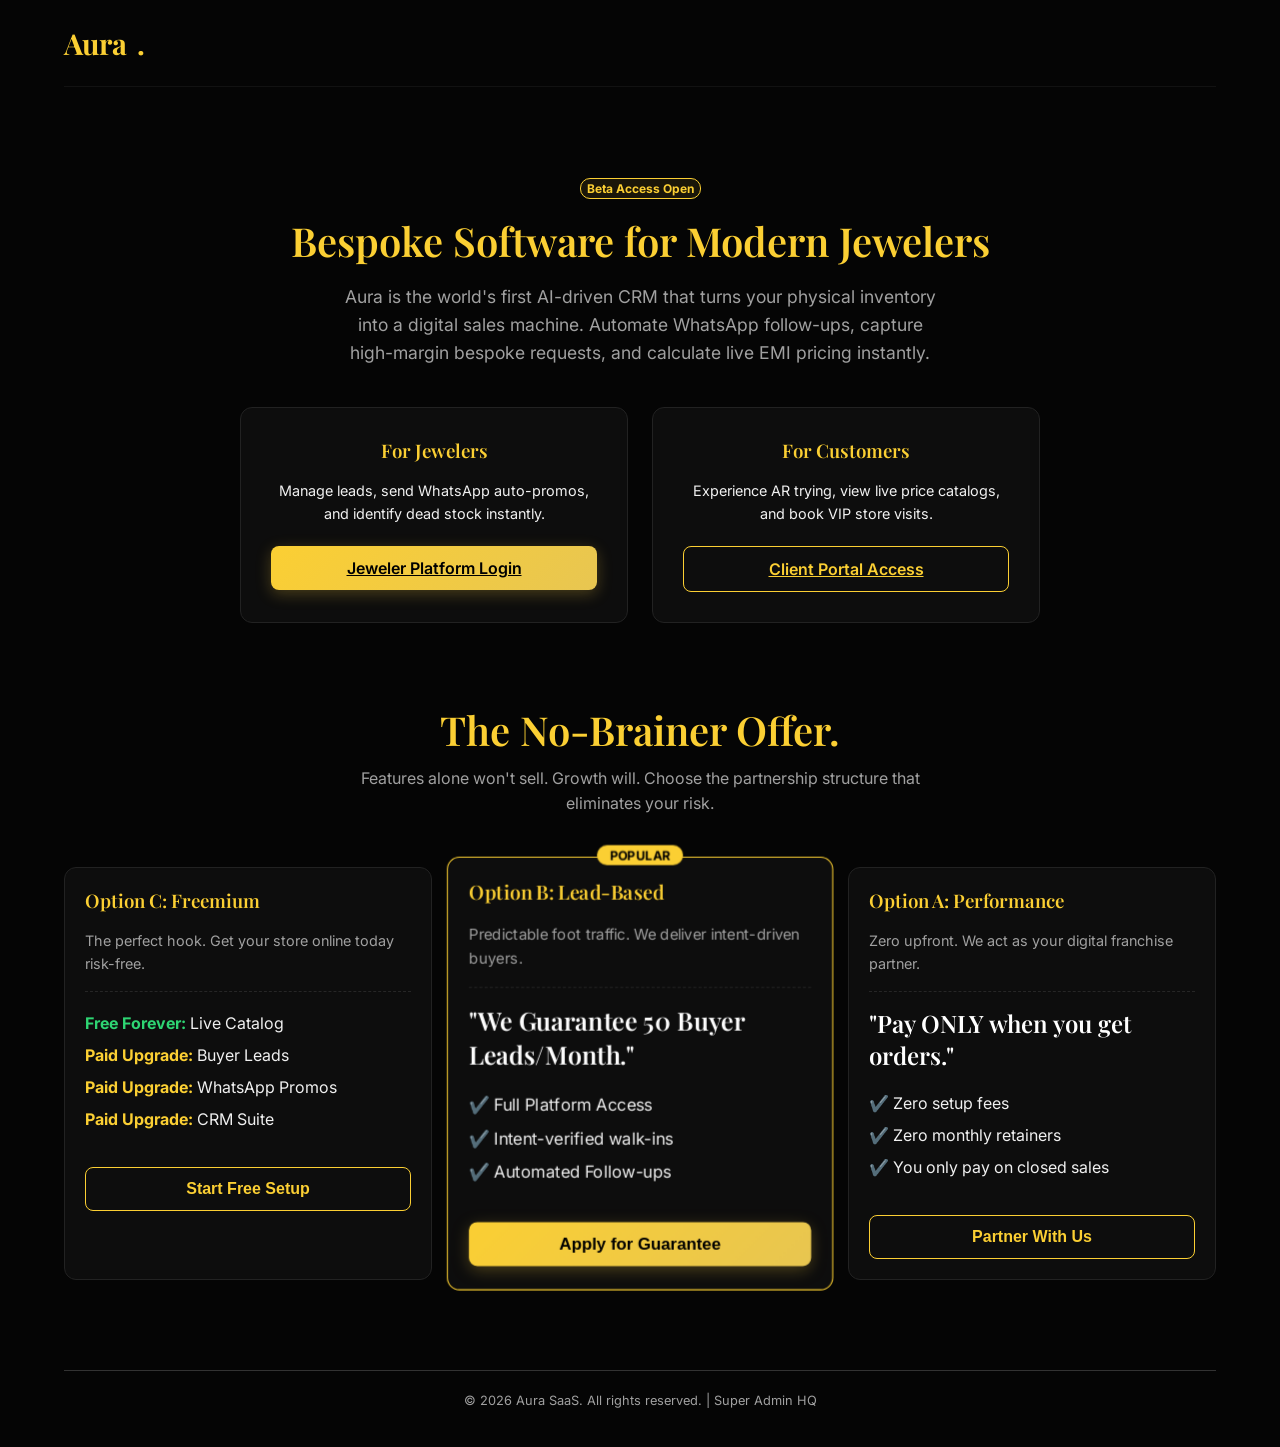
<file: index.html>
<!DOCTYPE html>
<html lang="en">
<head>
    <meta charset="UTF-8">
    <meta name="viewport" content="width=device-width, initial-scale=1.0">
    <title>Aura - Jeweler & Customer App</title>
    <link href="https://fonts.googleapis.com/css2?family=Playfair+Display:wght@600;700&family=Inter:wght@400;600&display=swap" rel="stylesheet">
    <link rel="stylesheet" href="css/styles.css">

    <link rel="manifest" href="manifest.json">
    <meta name="theme-color" content="#050505">
    <meta name="apple-mobile-web-app-capable" content="yes">
    <meta name="apple-mobile-web-app-status-bar-style" content="black-translucent">
</head>
<body>
    <div class="container animate-fadeIn">
        <header class="header" style="display:flex; justify-content: space-between; align-items: center; padding-right: 20px;">
            <a href="index.html" class="logo" translate="no"><span class="notranslate">Aura</span><span>.</span></a>
            <div id="google_translate_element"></div>
        </header>

        <main style="text-align: center; margin-top: 10vh; padding-bottom: 50px;">
            <div class="badge" style="background: rgba(212, 175, 55, 0.1); border: 1px solid var(--accent-gold); color: var(--accent-gold); margin-bottom: 15px; display: inline-block;">Beta Access Open</div>
            <h1>Bespoke Software for Modern Jewelers</h1>
            <p style="color: var(--text-secondary); max-width: 600px; margin: 0 auto 40px auto; font-size: 1.1rem;">
                Aura is the world's first AI-driven CRM that turns your physical inventory into a digital sales machine. Automate WhatsApp follow-ups, capture high-margin bespoke requests, and calculate live EMI pricing instantly.
            </p>
            
            <div class="grid-2 mt-4 mb-4" style="max-width: 800px; margin: 0 auto 60px auto;">
                <div class="card glass-panel" style="padding: 30px;">
                    <h3>For Jewelers</h3>
                    <p style="font-size: 0.9rem; margin-bottom: 20px;">Manage leads, send WhatsApp auto-promos, and identify dead stock instantly.</p>
                    <a href="jeweler-login.html" class="btn btn-primary" style="width: 100%;">Jeweler Platform Login</a>
                </div>
                
                <div class="card glass-panel" style="padding: 30px;">
                    <h3>For Customers</h3>
                    <p style="font-size: 0.9rem; margin-bottom: 20px;">Experience AR trying, view live price catalogs, and book VIP store visits.</p>
                    <a href="customer-login.html" class="btn btn-secondary" style="width: 100%;">Client Portal Access</a>
                </div>
            </div>

            <section style="margin-top: 80px;" id="pricing">
                <h2 style="font-size: 2.5rem; margin-bottom: 10px;">The No-Brainer Offer.</h2>
                <p style="color: var(--text-secondary); margin-bottom: 50px; max-width: 600px; margin-inline: auto;">Features alone won't sell. Growth will. Choose the partnership structure that eliminates your risk.</p>

                <div class="grid-3" style="text-align: left;">
                    <!-- Option C: Freemium -->
                    <div class="card glass-panel" style="position: relative;">
                        <h3>Option C: Freemium</h3>
                        <p style="color: var(--text-secondary); font-size: 0.9rem; min-height: 40px;">The perfect hook. Get your store online today risk-free.</p>
                        <hr style="border:0; border-top: 1px dashed rgba(255,255,255,0.1); margin: 15px 0;">
                        <ul style="list-style: none; padding: 0; line-height: 2;">
                            <li><strong style="color:var(--success);">Free Forever:</strong> Live Catalog</li>
                            <li><strong style="color:var(--accent-gold);">Paid Upgrade:</strong> Buyer Leads</li>
                            <li><strong style="color:var(--accent-gold);">Paid Upgrade:</strong> WhatsApp Promos</li>
                            <li><strong style="color:var(--accent-gold);">Paid Upgrade:</strong> CRM Suite</li>
                        </ul>
                        <button class="btn btn-secondary mt-4" style="width: 100%;">Start Free Setup</button>
                    </div>

                    <!-- Option B: Lead-Based -->
                    <div class="card glass-panel" style="border: 1px solid var(--accent-gold); position: relative; transform: scale(1.05); z-index: 10;">
                        <div style="position: absolute; top: -12px; left: 50%; transform: translateX(-50%); background: var(--accent-gold); color: black; padding: 2px 12px; border-radius: 12px; font-weight: bold; font-size: 0.75rem;">POPULAR</div>
                        <h3>Option B: Lead-Based</h3>
                        <p style="color: var(--text-secondary); font-size: 0.9rem; min-height: 40px;">Predictable foot traffic. We deliver intent-driven buyers.</p>
                        <hr style="border:0; border-top: 1px dashed rgba(255,255,255,0.1); margin: 15px 0;">
                        <h4 style="font-size: 1.5rem; color: white;">"We Guarantee 50 Buyer Leads/Month."</h4>
                        <ul style="list-style: none; padding: 0; line-height: 2; margin-top: 15px;">
                            <li>✔️ Full Platform Access</li>
                            <li>✔️ Intent-verified walk-ins</li>
                            <li>✔️ Automated Follow-ups</li>
                        </ul>
                        <button class="btn btn-primary mt-4" style="width: 100%;">Apply for Guarantee</button>
                    </div>

                    <!-- Option A: Performance -->
                    <div class="card glass-panel" style="position: relative;">
                        <h3>Option A: Performance</h3>
                        <p style="color: var(--text-secondary); font-size: 0.9rem; min-height: 40px;">Zero upfront. We act as your digital franchise partner.</p>
                        <hr style="border:0; border-top: 1px dashed rgba(255,255,255,0.1); margin: 15px 0;">
                        <h4 style="font-size: 1.5rem; color: white;">"Pay ONLY when you get orders."</h4>
                        <ul style="list-style: none; padding: 0; line-height: 2; margin-top: 15px;">
                            <li>✔️ Zero setup fees</li>
                            <li>✔️ Zero monthly retainers</li>
                            <li>✔️ You only pay on closed sales</li>
                        </ul>
                        <button class="btn btn-secondary mt-4" style="width: 100%;">Partner With Us</button>
                    </div>
                </div>
            </section>
        </main>
        
        <footer style="text-align: center; padding: 20px; border-top: 1px solid #333; margin-top: 40px;">
            <p style="color: var(--text-secondary); font-size: 0.8rem;">&copy; 2026 Aura SaaS. All rights reserved. | <a href="admin.html" style="color: var(--text-secondary); text-decoration: none;">Super Admin HQ</a></p>
        </footer>
    </div>

    <script>
        if ('serviceWorker' in navigator) {
            window.addEventListener('load', () => {
                navigator.serviceWorker.register('sw.js').then(reg => {
                    console.log('SW registered!', reg);
                }).catch(err => console.log('SW rep failed', err));
            });
        }
    </script>
    <script type="text/javascript">
        function googleTranslateElementInit() {
          new google.translate.TranslateElement({pageLanguage: 'en', includedLanguages: 'en,hi,mr,gu,ta,te', layout: google.translate.TranslateElement.InlineLayout.SIMPLE, autoDisplay: false}, 'google_translate_element');
        }
    </script>
    <script type="text/javascript" src="https://translate.google.com/translate_a/element.js?cb=googleTranslateElementInit"></script>
</body>
</html>
</file>
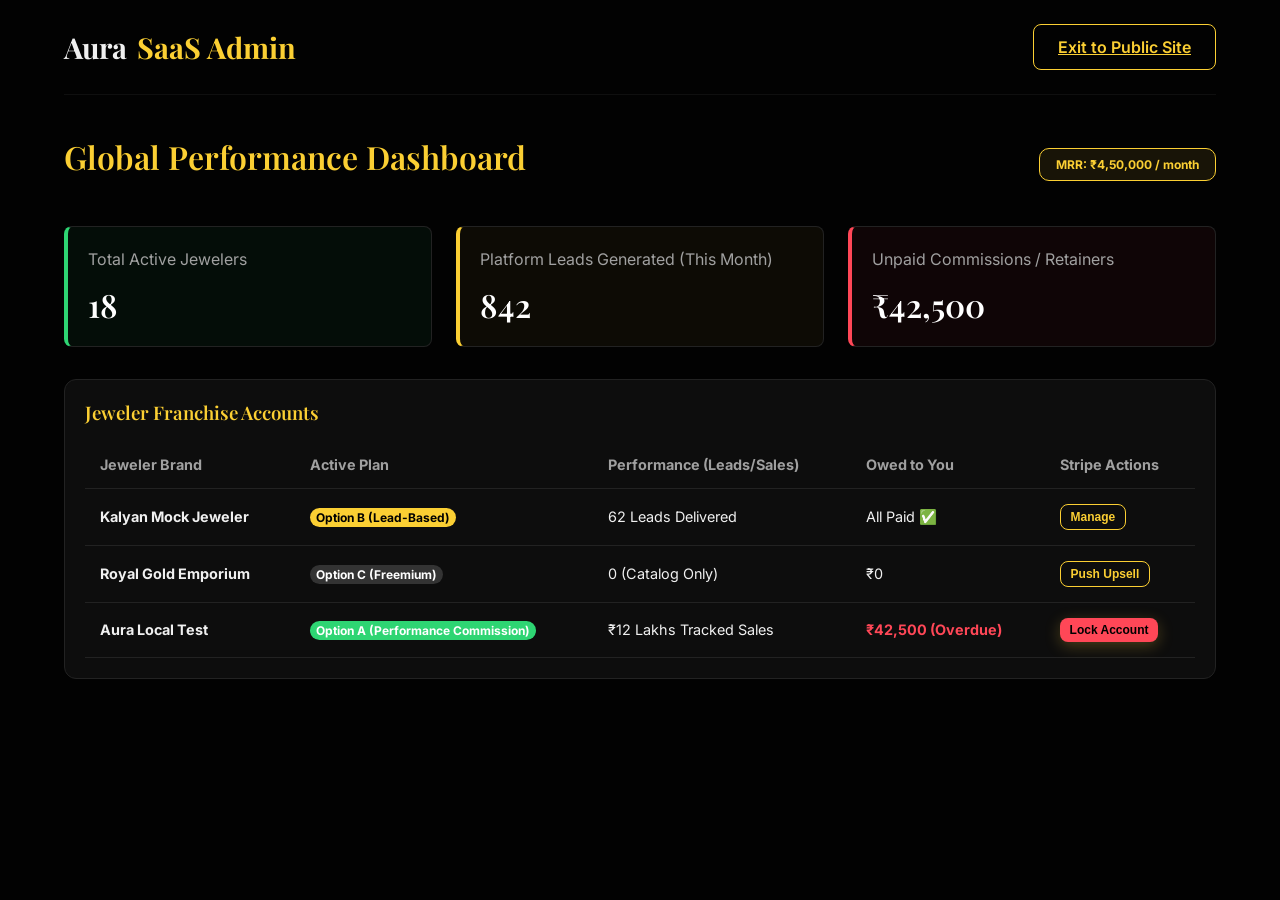
<file: admin.html>
<!DOCTYPE html>
<html lang="en">
<head>
    <meta charset="UTF-8">
    <meta name="viewport" content="width=device-width, initial-scale=1.0">
    <title>Aura SaaS - Super Admin HQ</title>
    <link href="https://fonts.googleapis.com/css2?family=Playfair+Display:wght@600;700&family=Inter:wght@400;600&display=swap" rel="stylesheet">
    <link rel="stylesheet" href="css/styles.css">
    <style>
        body { background-color: #020202; }
        .admin-stat {
            background: rgba(46, 213, 115, 0.05);
            border-left: 4px solid var(--success);
            padding: 20px;
            border-radius: 8px;
        }
        .admin-table {
            width: 100%;
            border-collapse: collapse;
            font-size: 0.9rem;
        }
        .admin-table th, .admin-table td {
            padding: 15px;
            text-align: left;
            border-bottom: 1px solid #222;
        }
        .admin-table th { color: var(--text-secondary); }
    </style>
</head>
<body>
    <div class="container animate-fadeIn">
        <header class="header">
            <div class="logo">Aura <span>SaaS Admin</span></div>
            <a href="index.html" class="btn btn-secondary">Exit to Public Site</a>
        </header>

        <main>
            <div class="flex justify-between items-center mb-4">
                <h2>Global Performance Dashboard</h2>
                <div class="badge" style="background: rgba(212,175,55,0.1); color: var(--accent-gold); border: 1px solid var(--accent-gold); padding: 8px 16px;">
                    MRR: ₹4,50,000 / month
                </div>
            </div>

            <div class="grid-3 mb-4">
                <div class="card admin-stat">
                    <p style="color: var(--text-secondary); margin: 0;">Total Active Jewelers</p>
                    <h3 style="color: white; font-size: 2rem; margin: 10px 0 0 0;">18</h3>
                </div>
                <div class="card admin-stat" style="border-left-color: var(--accent-gold); background: rgba(212,175,55,0.05);">
                    <p style="color: var(--text-secondary); margin: 0;">Platform Leads Generated (This Month)</p>
                    <h3 style="color: white; font-size: 2rem; margin: 10px 0 0 0;">842</h3>
                </div>
                <div class="card admin-stat" style="border-left-color: var(--danger); background: rgba(255,71,87,0.05);">
                    <p style="color: var(--text-secondary); margin: 0;">Unpaid Commissions / Retainers</p>
                    <h3 style="color: white; font-size: 2rem; margin: 10px 0 0 0;">₹42,500</h3>
                </div>
            </div>

            <section class="card glass-panel pt-4">
                <h3>Jeweler Franchise Accounts</h3>
                <div style="overflow-x: auto;">
                    <table class="admin-table">
                        <thead>
                            <tr>
                                <th>Jeweler Brand</th>
                                <th>Active Plan</th>
                                <th>Performance (Leads/Sales)</th>
                                <th>Owed to You</th>
                                <th>Stripe Actions</th>
                            </tr>
                        </thead>
                        <tbody>
                            <tr>
                                <td><strong>Kalyan Mock Jeweler</strong></td>
                                <td><span class="badge" style="background: var(--accent-gold); color: black;">Option B (Lead-Based)</span></td>
                                <td>62 Leads Delivered</td>
                                <td>All Paid ✅</td>
                                <td><button class="btn btn-secondary" style="padding: 5px 10px; font-size: 0.75rem;" onclick="alert('Viewing account limits')">Manage</button></td>
                            </tr>
                            <tr>
                                <td><strong>Royal Gold Emporium</strong></td>
                                <td><span class="badge" style="background: #333; color: white;">Option C (Freemium)</span></td>
                                <td>0 (Catalog Only)</td>
                                <td>₹0</td>
                                <td><button class="btn btn-secondary" style="padding: 5px 10px; font-size: 0.75rem;" onclick="alert('Upsell sequence initiated via email.')">Push Upsell</button></td>
                            </tr>
                            <tr>
                                <td><strong>Aura Local Test</strong></td>
                                <td><span class="badge" style="background: var(--success); color: white;">Option A (Performance Commission)</span></td>
                                <td>₹12 Lakhs Tracked Sales</td>
                                <td><strong style="color: var(--danger);">₹42,500 (Overdue)</strong></td>
                                <td><button class="btn btn-primary" style="padding: 5px 10px; font-size: 0.75rem; background: var(--danger);" onclick="alert('Tenant account locked. They will see a Stripe payment gateway upon next login.')">Lock Account</button></td>
                            </tr>
                        </tbody>
                    </table>
                </div>
            </section>
        </main>
    </div>
</body>
</html>
</file>
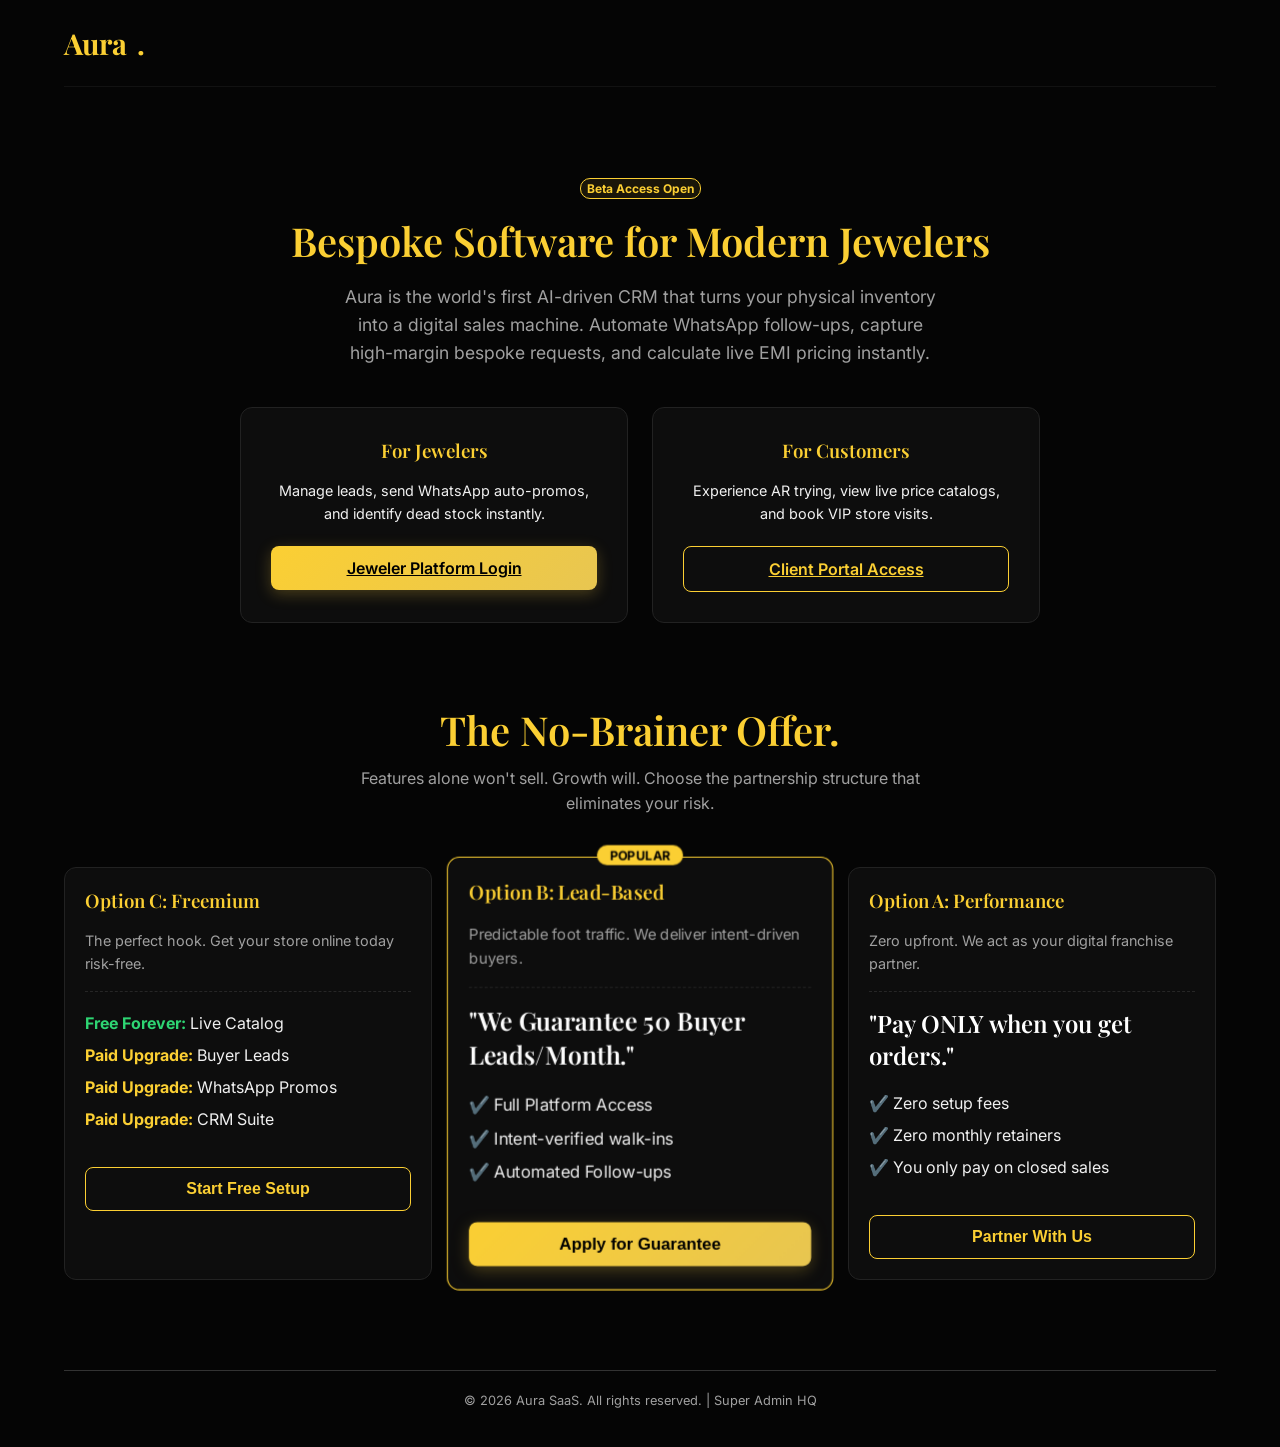
<file: custom-orders.html>
<!DOCTYPE html>
<html lang="en">
<head>
    <meta charset="UTF-8">
    <meta name="viewport" content="width=device-width, initial-scale=1.0">
    <title>Atelier Workshop - Aura</title>
    <link href="https://fonts.googleapis.com/css2?family=Playfair+Display:wght@600;700&family=Inter:wght@400;600&display=swap" rel="stylesheet">
    <link rel="stylesheet" href="css/styles.css">

    <link rel="manifest" href="manifest.json">
    <meta name="theme-color" content="#050505">
    <meta name="apple-mobile-web-app-capable" content="yes">
    <meta name="apple-mobile-web-app-status-bar-style" content="black-translucent">
    <style>
        .kanban-board {
            display: flex;
            gap: 20px;
            overflow-x: auto;
            padding-bottom: 20px;
            min-height: 65vh;
            align-items: flex-start;
        }
        .kanban-column {
            min-width: 300px;
            flex: 1;
            border: 1px solid #333;
            border-radius: 12px;
            background: linear-gradient(180deg, rgba(20,20,20,0.8), rgba(10,10,10,0.95));
            padding: 15px;
            display: flex;
            flex-direction: column;
            gap: 15px;
            min-height: 50vh;
            transition: all 0.3s ease;
        }
        .kanban-header {
            font-family: 'Playfair Display';
            color: var(--accent-gold);
            font-size: 1.2rem;
            padding-bottom: 15px;
            border-bottom: 1px dashed rgba(251, 207, 51, 0.4);
            text-align: center;
            margin-bottom: 5px;
            text-transform: uppercase;
            letter-spacing: 1px;
        }
        .kanban-card {
            background: rgba(251, 207, 51, 0.03);
            border: 1px solid rgba(251, 207, 51, 0.2);
            border-left: 3px solid var(--accent-gold);
            border-radius: 8px;
            padding: 15px;
            cursor: grab;
            transition: 0.2s;
            position: relative;
            box-shadow: 0 4px 6px rgba(0,0,0,0.3);
        }
        .kanban-card:hover {
            border-color: var(--accent-gold);
            box-shadow: 0 0 15px rgba(251, 207, 51, 0.1);
        }
        .kanban-card:active {
            cursor: grabbing;
            transform: scale(0.98);
        }
        .kanban-column.drag-over {
            background: rgba(251, 207, 51, 0.05);
            border-color: var(--accent-gold);
            box-shadow: inset 0 0 20px rgba(251, 207, 51, 0.1);
        }
        .order-meta {
            font-size: 0.8rem;
            color: var(--text-secondary);
            margin-top: 10px;
        }
        
        /* Specific column accents */
        #col-Pending\\ Estimate .kanban-header { color: #aaa; border-color: #555; }
        #col-Ready\\ for\\ Pickup .kanban-header { color: var(--success); border-color: var(--success); }
    </style>
</head>
<body>
    <div class="container animate-fadeIn">
        <header class="header">
            <a href="index.html" class="logo">Aura<span>.</span></a>
            <nav style="display: flex; gap: 20px;">
                <a href="jeweler.html" class="btn btn-secondary" style="border:none;">Dashboard</a>
                <a href="inventory.html" class="btn btn-secondary" style="border:none;">Pricing & Inventory</a>
                <a href="leads.html" class="btn btn-secondary" style="border:none;">Leads Pipeline</a>
            </nav>
        </header>

        <main>
            <section class="mb-4 flex justify-between items-center">
                <div>
                    <h2>The Atelier <span style="color: var(--accent-gold); font-family: 'Playfair Display'; font-style: italic;">(Workshop)</span></h2>
                    <p style="color: var(--text-secondary);">Manage custom orders. Drag and drop cards to update client status automatically.</p>
                </div>
                <button class="btn btn-primary" onclick="openNewJobModal()">+ New Custom Job</button>
            </section>
            
            <section class="kanban-board" id="kanban-board">
                <!-- Columns generated by JS -->
            </section>
        </main>
    </div>

    <!-- Quote Modal -->
    <div id="quoteModal" style="display:none; position: fixed; top:0; left:0; width:100%; height:100%; background:rgba(0,0,0,0.85); z-index:100; align-items:center; justify-content:center; backdrop-filter: blur(5px);">
        <div class="card glass-panel" style="width: 100%; max-width: 500px; border: 1px solid var(--accent-gold);">
            <h3 style="color: var(--accent-gold);">Send Price Quote</h3>
            <p id="modal-cust-name" style="color: white; font-weight: bold;"></p>
            <form id="quote-form">
                <input type="hidden" id="qReqId">
                <div class="input-group mt-2">
                    <label>Calculated Quote (₹)</label>
                    <input type="number" id="qPrice" required placeholder="150000">
                </div>
                <div class="input-group">
                    <label>Add a Note for the Client</label>
                    <textarea id="qNote" rows="3" required placeholder="Yes, we can make this exactly like the picture in 22k gold within 14 days."></textarea>
                </div>
                <div class="input-group" style="flex-direction: row; align-items: center; justify-content: center; gap: 10px; background: rgba(251, 207, 51, 0.05); padding: 10px; border-radius: 8px; border: 1px dashed var(--accent-gold);">
                    <input type="checkbox" id="qDeposit" checked style="width: auto; margin:0;">
                    <label style="margin:0; font-size: 0.9rem; color: var(--accent-gold);">Require 20% Secure Deposit (Stripe Escrow)</label>
                </div>
                <div class="flex gap-4">
                    <button type="submit" class="btn btn-primary" style="flex:1;">Send Quote</button>
                    <button type="button" class="btn btn-secondary" onclick="closeQuoteModal()" style="flex:1;">Cancel</button>
                </div>
            </form>
        </div>
    </div>
    
    <!-- New Job Modal -->
    <div id="newJobModal" style="display:none; position: fixed; top:0; left:0; width:100%; height:100%; background:rgba(0,0,0,0.85); z-index:100; align-items:center; justify-content:center; backdrop-filter: blur(5px);">
        <div class="card glass-panel" style="width: 100%; max-width: 500px; border: 1px solid var(--accent-gold);">
            <h3 style="color: var(--accent-gold);">Log New Custom Job</h3>
            <p style="color: var(--text-secondary);">Add a walk-in client's custom request to the board.</p>
            <form id="new-job-form">
                <div class="input-group">
                    <label>Client Name</label>
                    <input type="text" id="njName" required placeholder="Sara Khan">
                </div>
                <div class="input-group mt-2">
                    <label>Design Description</label>
                    <textarea id="njDesc" rows="3" required placeholder="18K Rose Gold with 2ct center diamond."></textarea>
                </div>
                <div class="flex gap-4 mt-4">
                    <button type="submit" class="btn btn-primary" style="flex:1;">Create Job</button>
                    <button type="button" class="btn btn-secondary" onclick="closeNewJobModal()" style="flex:1;">Cancel</button>
                </div>
            </form>
        </div>
    </div>

    <!-- Notification Overlay (Similar to Victory Overlay) -->
    <div id="status-overlay" style="display:none; position: fixed; top:20px; right:20px; z-index:9999; background: var(--success); color: black; padding: 15px 25px; border-radius: 8px; font-weight: bold; box-shadow: 0 4px 15px rgba(46, 213, 115, 0.4); animation: slideInRight 0.3s forwards;">
        Client Notified! ✨
    </div>

    <script src="js/app.js"></script>
    <script>
        const KANBAN_STATUSES = ['Pending Estimate', 'CAD Review', 'In Workshop', 'Final Polish', 'Ready for Pickup'];

        document.addEventListener('DOMContentLoaded', () => {
            const role = localStorage.getItem('auth_role');
            if(role !== 'jeweler') window.location.href = 'index.html';
            renderKanban();
        });

        const renderKanban = () => {
            const reqs = getCustomRequests();
            const board = document.getElementById('kanban-board');
            board.innerHTML = '';

            KANBAN_STATUSES.forEach(status => {
                // Determine icon
                let icon = '💎';
                if(status === 'Pending Estimate') icon = '📝';
                if(status === 'CAD Review') icon = '💻';
                if(status === 'In Workshop') icon = '⚒️';
                if(status === 'Final Polish') icon = '✨';
                if(status === 'Ready for Pickup') icon = '🎁';

                const column = document.createElement('div');
                column.className = 'kanban-column';
                column.id = `col-${status}`;
                column.innerHTML = `<div class="kanban-header">${icon} ${status}</div>`;
                
                // Set up Drag and Drop for Column
                column.addEventListener('dragover', handleDragOver);
                column.addEventListener('dragleave', handleDragLeave);
                column.addEventListener('drop', (e) => handleDrop(e, status));

                const filteredReqs = reqs.filter(r => r.status === status);
                filteredReqs.forEach(r => {
                    const card = document.createElement('div');
                    card.className = 'kanban-card';
                    card.draggable = true;
                    card.dataset.id = r.id;
                    
                    card.addEventListener('dragstart', handleDragStart);
                    card.addEventListener('dragend', handleDragEnd);

                    const quoteHtml = r.quote ? `<p style="margin: 8px 0 0; color: var(--success); font-weight: bold;">₹${r.quote.toLocaleString('en-IN')}</p>` : `<button class="btn btn-secondary" style="font-size: 0.7rem; padding: 4px 8px; margin-top: 10px;" onclick="openQuoteModal(${r.id}, '${r.customerName}')">Generate Quote</button>`;

                    card.innerHTML = `
                        <h4 style="margin: 0; color: white;">${r.customerName}</h4>
                        <p style="margin: 5px 0 0; font-size: 0.9rem; color: #ccc;">"${r.description}"</p>
                        ${quoteHtml}
                        <div class="order-meta">Order #${r.id}</div>
                    `;
                    column.appendChild(card);
                });

                board.appendChild(column);
            });
        };

        // Drag and Drop Logic
        let draggedCardId = null;

        const handleDragStart = (e) => {
            draggedCardId = e.target.dataset.id;
            e.target.style.opacity = '0.5';
        };

        const handleDragEnd = (e) => {
            e.target.style.opacity = '1';
            const cols = document.querySelectorAll('.kanban-column');
            cols.forEach(c => c.classList.remove('drag-over'));
        };

        const handleDragOver = (e) => {
            e.preventDefault(); // Necessary to allow drop
            const col = e.target.closest('.kanban-column');
            if(col) col.classList.add('drag-over');
        };

        const handleDragLeave = (e) => {
            const col = e.target.closest('.kanban-column');
            if(col) col.classList.remove('drag-over');
        };

        const handleDrop = (e, targetStatus) => {
            e.preventDefault();
            const cols = document.querySelectorAll('.kanban-column');
            cols.forEach(c => c.classList.remove('drag-over'));

            if(draggedCardId) {
                const reqs = getCustomRequests();
                const job = reqs.find(x => x.id == draggedCardId);
                
                if(job && job.status !== targetStatus) {
                    updateCustomRequestStatus(draggedCardId, targetStatus);
                    
                    // Show small notification for certain statuses
                    if(targetStatus === 'Final Polish' || targetStatus === 'Ready for Pickup' || targetStatus === 'In Workshop') {
                        showStatusOverlay();
                    }
                    
                    renderKanban();
                }
            }
            draggedCardId = null;
        };

        // Modal Logic
        const openQuoteModal = (id, name) => {
            document.getElementById('qReqId').value = id;
            document.getElementById('modal-cust-name').innerText = `Request from: ${name}`;
            document.getElementById('quoteModal').style.display = 'flex';
        };

        const closeQuoteModal = () => {
            document.getElementById('quoteModal').style.display = 'none';
        };

        document.getElementById('quote-form').addEventListener('submit', (e) => {
            e.preventDefault();
            const id = document.getElementById('qReqId').value;
            const price = parseFloat(document.getElementById('qPrice').value);
            const note = document.getElementById('qNote').value;
            const requiresDeposit = document.getElementById('qDeposit').checked;
            
            quoteCustomRequest(id, price, note, requiresDeposit);
            closeQuoteModal();
            renderKanban();
            alert('Quote sent! The client has received a secure payment link notification.');
        });
        
        // New Job Modal
        const openNewJobModal = () => { document.getElementById('newJobModal').style.display = 'flex'; };
        const closeNewJobModal = () => { document.getElementById('newJobModal').style.display = 'none'; };
        
        document.getElementById('new-job-form').addEventListener('submit', (e) => {
            e.preventDefault();
            const name = document.getElementById('njName').value;
            const desc = document.getElementById('njDesc').value;
            addCustomRequest(Date.now(), name, desc); // Generate random ID for walk-in customer
            closeNewJobModal();
            e.target.reset();
            renderKanban();
        });

        // UI Overlay
        const showStatusOverlay = () => {
            const overlay = document.getElementById('status-overlay');
            overlay.style.display = 'block';
            setTimeout(() => { overlay.style.display = 'none'; }, 3000);
        };
    </script>
</body>
</html>
</file>
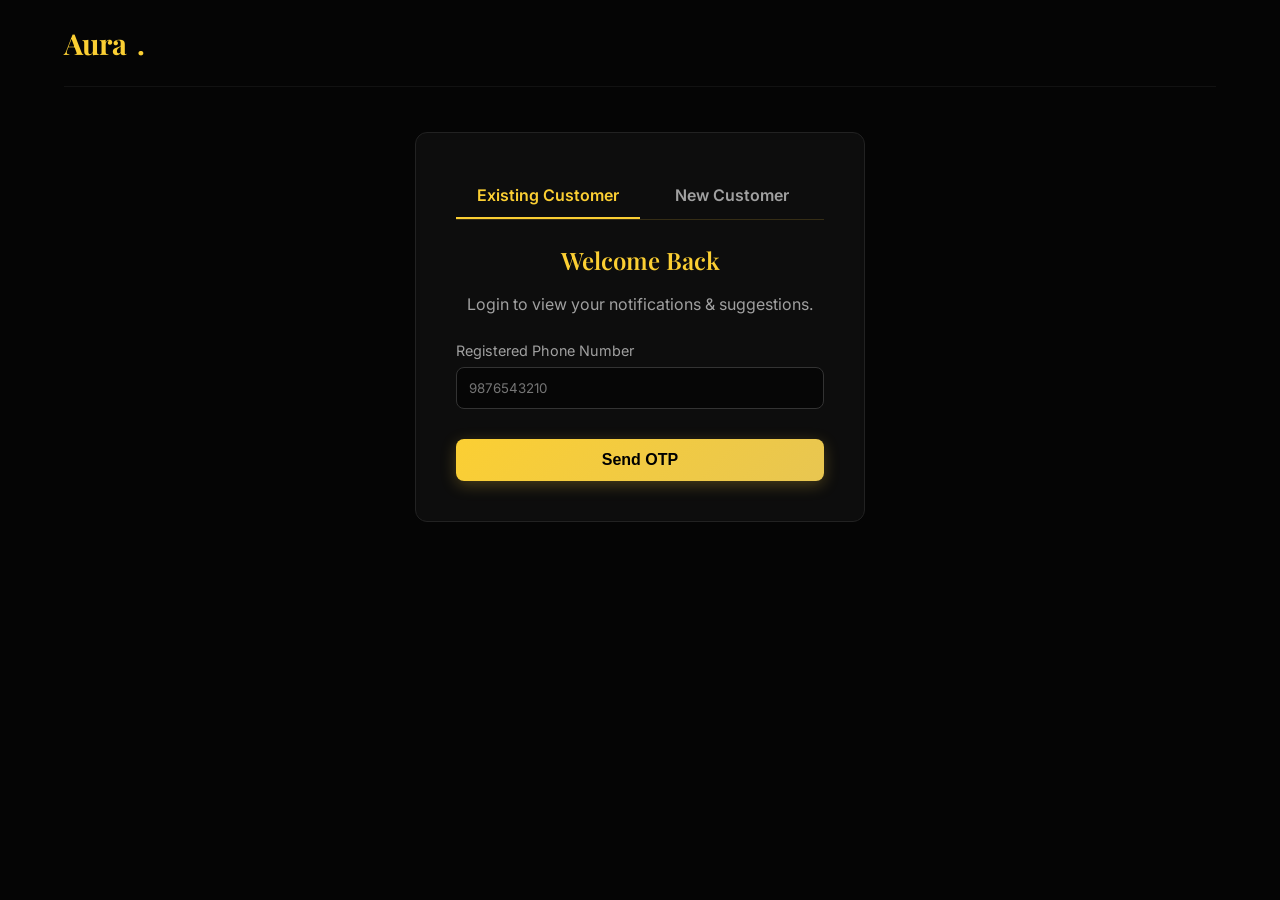
<file: customer-login.html>
<!DOCTYPE html>
<html lang="en">
<head>
    <meta charset="UTF-8">
    <meta name="viewport" content="width=device-width, initial-scale=1.0">
    <title>Customer Access - Aura</title>
    <link href="https://fonts.googleapis.com/css2?family=Playfair+Display:wght@600;700&family=Inter:wght@400;600&display=swap" rel="stylesheet">
    <link rel="stylesheet" href="css/styles.css">
    <style>
        .tabs {
            display: flex;
            border-bottom: 1px solid var(--glass-border);
            margin-bottom: 24px;
        }
        .tab {
            flex: 1;
            text-align: center;
            padding: 12px;
            cursor: pointer;
            color: var(--text-secondary);
            font-weight: 600;
            transition: 0.3s;
        }
        .tab.active {
            color: var(--accent-gold);
            border-bottom: 2px solid var(--accent-gold);
        }
        .tab-content {
            display: none;
        }
        .tab-content.active {
            display: block;
            animation: fadeIn 0.3s;
        }
    </style>

    <link rel="manifest" href="manifest.json">
    <meta name="theme-color" content="#050505">
    <meta name="apple-mobile-web-app-capable" content="yes">
    <meta name="apple-mobile-web-app-status-bar-style" content="black-translucent">
</head>
<body>
    <div class="container animate-fadeIn">
        <header class="header">
            <a href="index.html" class="logo" translate="no"><span class="notranslate">Aura</span><span>.</span></a>
        </header>

        <main style="display: flex; justify-content: center; margin-top: 5vh;">
            <div class="card glass-panel" style="width: 100%; max-width: 450px; padding: 40px;">
                
                <div class="tabs">
                    <div class="tab active" onclick="switchTab('existing')">Existing Customer</div>
                    <div class="tab" onclick="switchTab('new')">New Customer</div>
                </div>

                <!-- Existing Customer Login -->
                <div id="existing-tab" class="tab-content active">
                    <h2 class="text-center" style="font-size: 1.5rem;">Welcome Back</h2>
                    <p class="text-center" style="color: var(--text-secondary); margin-bottom: 24px;">Login to view your notifications & suggestions.</p>
                    
                    <div id="login-error" style="display: none; background: rgba(255, 71, 87, 0.1); border: 1px solid var(--danger); color: white; padding: 12px; border-radius: 8px; margin-bottom: 20px; font-size: 0.9rem; text-align: center;"></div>
                    
                    <form id="customer-login-form">
                        <div id="phone-step">
                            <div class="input-group">
                                <label>Registered Phone Number</label>
                                <input type="tel" id="cPhone" required pattern="[0-9]{10}" title="Please enter a valid 10-digit phone number" placeholder="9876543210">
                            </div>
                            <button type="submit" class="btn btn-primary" style="width: 100%; margin-top: 10px;">Send OTP</button>
                        </div>

                        <div id="otp-step" style="display: none;">
                            <div class="input-group">
                                <label>Enter 4-Digit OTP sent to your phone</label>
                                <input type="text" id="cOtp" pattern="[0-9]{4}" maxlength="4" placeholder="0000">
                                <p style="font-size: 0.8rem; color: var(--accent-gold); margin-top: 5px;">Demo OTP: 1234</p>
                            </div>
                            <button type="button" onclick="verifyOtp()" class="btn btn-primary" style="width: 100%; margin-top: 10px;">Verify & Login</button>
                            <button type="button" onclick="resetLogin()" class="btn btn-secondary" style="width: 100%; margin-top: 10px; border:none; font-size: 0.8rem;">Change Phone Number</button>
                        </div>
                    </form>
                </div>

                <!-- New Customer Registration -->
                <div id="new-tab" class="tab-content">
                    <h2 class="text-center" style="font-size: 1.5rem;">Join Aura</h2>
                    <p class="text-center" style="color: var(--text-secondary); margin-bottom: 24px;">Register to connect with your jeweler.</p>
                    
                    <form id="customer-register-form">
                        <div class="input-group">
                            <label>Full Name</label>
                            <input type="text" id="rName" required placeholder="Aditi Sharma">
                        </div>
                        <div class="input-group">
                            <label>Phone Number</label>
                            <input type="tel" id="rPhone" required pattern="[0-9]{10}" title="Please enter a valid 10-digit phone number" placeholder="9876543210">
                        </div>
                        <div class="input-group">
                            <label>Email Address (Optional)</label>
                            <input type="email" id="rEmail" placeholder="client@example.com">
                        </div>
                        <div class="input-group">
                            <label>Jewelry Preferences</label>
                            <input type="text" id="rPref" placeholder="Diamond Rings, Gold Chains">
                        </div>
                        <button type="submit" class="btn btn-secondary" style="width: 100%; margin-top: 10px;">Register & Enter</button>
                    </form>
                </div>

            </div>
        </main>
    </div>
    
    <script src="js/app.js"></script>
    <script>
        function switchTab(tabId) {
            // Update tabs
            document.querySelectorAll('.tab').forEach(t => t.classList.remove('active'));
            if (window.event) window.event.target.classList.add('active');
            
            // Clear errors
            document.getElementById('login-error').style.display = 'none';

            // Update content
            document.querySelectorAll('.tab-content').forEach(c => c.classList.remove('active'));
            document.getElementById(tabId + '-tab').classList.add('active');
        }

        // Login Handler
        let currentCustomer = null;

        document.getElementById('customer-login-form').addEventListener('submit', (e) => {
            e.preventDefault();
            const phone = document.getElementById('cPhone').value;
            const customers = getCustomers();
            const exists = customers.find(c => c.phone === phone);
            
            if(exists) {
                currentCustomer = exists;
                // Simulate sending OTP
                document.getElementById('phone-step').style.display = 'none';
                document.getElementById('otp-step').style.display = 'block';
                document.getElementById('login-error').style.display = 'none';
                // We keep the alert for the OTP code, but the UI change is visible
                alert('OTP sent to ' + phone + '! (For demo, use 1234)');
            } else {
                const errorBox = document.getElementById('login-error');
                errorBox.innerText = 'Account not found. Please register as a New Customer below.';
                errorBox.style.display = 'block';
            }
        });

        function verifyOtp() {
            const otp = document.getElementById('cOtp').value;
            if(otp === '1234') {
                localStorage.setItem('auth_role', 'customer');
                localStorage.setItem('auth_customer_id', currentCustomer.id);
                localStorage.setItem('auth_customer_name', currentCustomer.name);
                window.location.href = 'customer.html';
            } else {
                alert('Invalid OTP. Please try again.');
            }
        }

        function resetLogin() {
            document.getElementById('phone-step').style.display = 'block';
            document.getElementById('otp-step').style.display = 'none';
            document.getElementById('cOtp').value = '';
        }

        // Register Handler
        document.getElementById('customer-register-form').addEventListener('submit', (e) => {
            e.preventDefault();
            const rPhone = document.getElementById('rPhone').value;
            alert('Sending verification OTP to ' + rPhone + '...');
            
            const newCust = addCustomer(
                document.getElementById('rName').value,
                rPhone,
                document.getElementById('rPref').value
            );
            
            // Auto login after register
            localStorage.setItem('auth_role', 'customer');
            localStorage.setItem('auth_customer_id', newCust.id);
            localStorage.setItem('auth_customer_name', newCust.name);
            window.location.href = 'customer.html';
        });
    </script>

    <script>
        if ('serviceWorker' in navigator) {
            window.addEventListener('load', () => {
                navigator.serviceWorker.register('sw.js').then(reg => {
                    console.log('SW registered!', reg);
                }).catch(err => console.log('SW rep failed', err));
            });
        }
    </script>
</body>
</html>
</file>
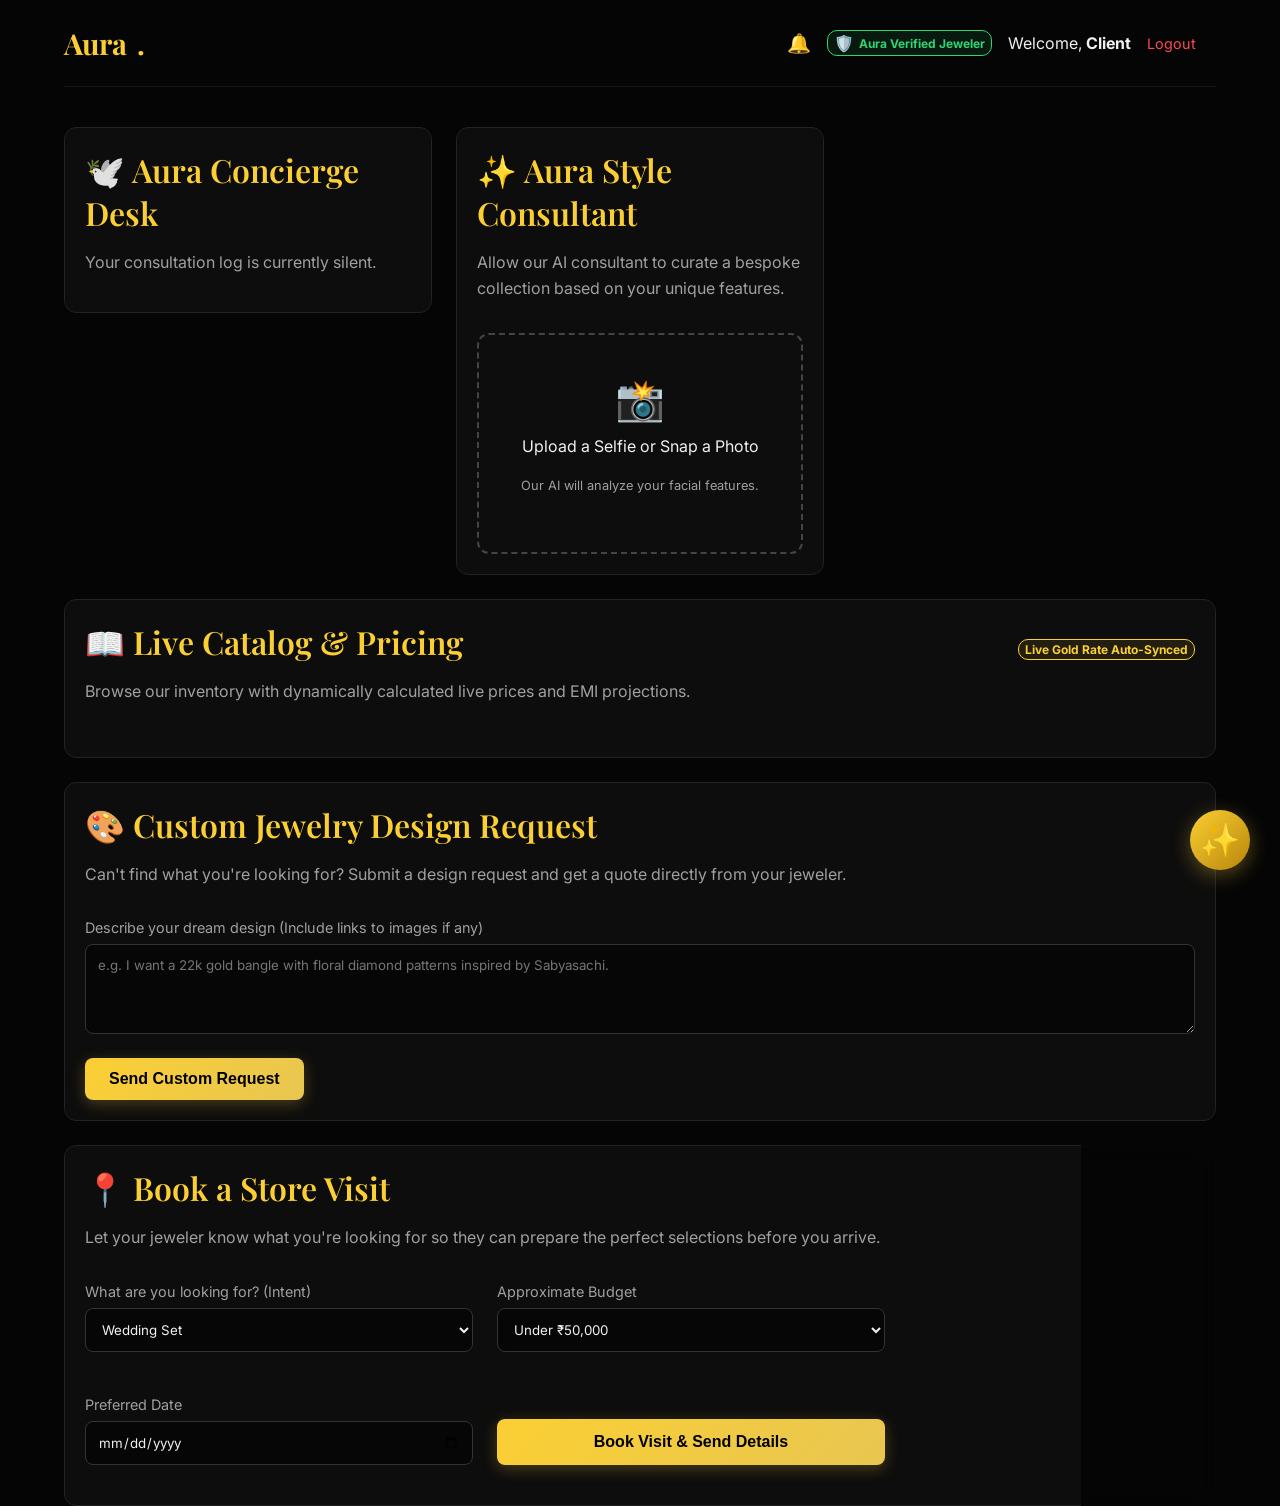
<file: customer.html>
<!DOCTYPE html>
<html lang="en">
<head>
    <meta charset="UTF-8">
    <meta name="viewport" content="width=device-width, initial-scale=1.0">
    <title>My Aura - Client Portal</title>
    <link href="https://fonts.googleapis.com/css2?family=Playfair+Display:wght@600;700&family=Inter:wght@400;600&display=swap" rel="stylesheet">
    <link rel="stylesheet" href="css/styles.css">
    <style>
        .notification-card {
            background: rgba(255, 255, 255, 0.03);
            border-left: 4px solid var(--accent-gold);
            padding: 15px;
            margin-bottom: 15px;
            border-radius: 4px;
        }
        .type-scheme { border-color: var(--success); }
        .type-maintenance { border-color: var(--danger); }
        
        .upload-area {
            border: 2px dashed rgba(212, 175, 55, 0.5);
            padding: 40px;
            text-align: center;
            border-radius: 12px;
            cursor: pointer;
            transition: all 0.3s;
        }
        .upload-area:hover {
            background: rgba(212, 175, 55, 0.1);
        }

        /* Trust Booster Pack Styling */
        .trust-kit {
            display: flex;
            flex-wrap: wrap;
            gap: 8px;
            margin-top: 15px;
            padding-top: 10px;
            border-top: 1px solid rgba(255,255,255,0.05);
        }
        .trust-item {
            font-size: 0.7rem;
            display: flex;
            align-items: center;
            gap: 4px;
            background: rgba(255,255,255,0.05);
            padding: 4px 8px;
            border-radius: 4px;
            color: #ccc;
        }
        .trust-item strong { color: var(--accent-gold); }

        /* Urgency & Scarcity Badges */
        .trigger-tag {
            font-size: 0.75rem;
            padding: 4px 8px;
            border-radius: 4px;
            font-weight: 600;
            display: inline-block;
            margin-bottom: 8px;
        }
        .tag-urgency { 
            background: rgba(255, 71, 87, 0.1); 
            color: var(--danger); 
            border: 1px solid var(--danger);
            animation: pulse-danger 2s infinite;
        }
        .tag-scarcity { background: rgba(251, 207, 51, 0.1); color: var(--accent-gold); border: 1px solid var(--accent-gold); }
        .tag-interest { background: rgba(46, 213, 115, 0.1); color: var(--success); border: 1px solid var(--success); }

        @keyframes pulse-danger {
            0% { box-shadow: 0 0 0 0 rgba(255, 71, 87, 0.4); }
            70% { box-shadow: 0 0 0 10px rgba(255, 71, 87, 0); }
            100% { box-shadow: 0 0 0 0 rgba(255, 71, 87, 0); }
        }

        /* AI Stylist Styles */
        .scanning-active {
            position: relative;
            overflow: hidden;
        }
        .scanning-bar {
            position: absolute;
            top: 0; left: 0; width: 100%; height: 2px;
            background: var(--accent-gold);
            box-shadow: 0 0 15px var(--accent-gold);
            animation: scanMove 2s linear infinite;
        }
        @keyframes scanMove {
            0% { top: 0; }
            50% { top: 100%; }
            100% { top: 0; }
        }
        .stylist-result {
            display: none;
            background: rgba(212, 175, 55, 0.1);
            border: 1px dashed var(--accent-gold);
            border-radius: 12px;
            padding: 20px;
            margin-top: 20px;
        }
    </style>

    <link rel="manifest" href="manifest.json">
    <meta name="theme-color" content="#050505">
    <meta name="apple-mobile-web-app-capable" content="yes">
    <meta name="apple-mobile-web-app-status-bar-style" content="black-translucent">
    <style>
        .cust-journey {
            display: flex;
            justify-content: space-between;
            margin-bottom: 30px;
            padding: 20px;
            background: rgba(251, 207, 51, 0.03);
            border: 1px solid rgba(251, 207, 51, 0.1);
            border-radius: 12px;
            position: relative;
        }
        @keyframes shimmer-gold {
            0% { opacity: 0.5; text-shadow: 0 0 5px var(--accent-gold); }
            50% { opacity: 1; text-shadow: 0 0 20px var(--accent-gold); }
            100% { opacity: 0.5; text-shadow: 0 0 5px var(--accent-gold); }
        }
        .moment-shimmer {
            animation: shimmer-gold 2.5s infinite;
            font-style: italic;
            font-family: 'Playfair Display';
        }
        .step-dot {
            width: 12px;
            height: 12px;
            border-radius: 50%;
            background: #222;
            position: relative;
            z-index: 2;
        }
        .step-dot.active {
            background: var(--accent-gold);
            box-shadow: 0 0 10px var(--accent-gold);
        }
        .step-dot.completed {
            background: var(--success);
        }
        .step-line {
            position: absolute;
            top: 25px;
            left: 10%;
            right: 10%;
            height: 2px;
            background: #222;
            z-index: 1;
        }
        .step-item {
            display: flex;
            flex-direction: column;
            align-items: center;
            gap: 10px;
            flex: 1;
            z-index: 2;
        }
        .step-label {
            font-size: 0.7rem;
            color: var(--text-secondary);
            text-align: center;
        }
        .step-item.active .step-label {
            color: var(--accent-gold);
            font-weight: bold;
        }
    </style>
</head>
<body>
    <div class="container animate-fadeIn">
        <header class="header" style="display:flex; justify-content: space-between; align-items: center; padding-right: 20px;">
            <a href="index.html" class="logo" translate="no"><span class="notranslate">Aura</span><span>.</span></a>
            <div id="google_translate_element" style="margin-left: auto; margin-right: 20px;"></div>
            <div class="flex items-center gap-4">
                <div style="position: relative;">
                    <span id="notif-badge" class="badge" style="position: absolute; top:-5px; right:-10px; display:none;">0</span>
                    <span style="font-size: 1.2rem;">🔔</span>
                </div>
                <!-- Trust Badge -->
                <div class="badge" style="background: rgba(46, 213, 115, 0.1); border: 1px solid var(--success); color: var(--success); display:flex; align-items:center; gap:5px;">
                    <span style="font-size: 1rem;">🛡️</span> Aura Verified Jeweler
                </div>
                <span>Welcome, <strong id="user-display-name">Client</strong></span>
                <a href="#" onclick="logout()" style="color: var(--danger); text-decoration: none; font-size: 0.9rem;">Logout</a>
            </div>
        </header>

        <main>
            <!-- Luxury Journey Tracker -->
            <section id="journey-tracker" class="mb-8" style="display:none;">
                <div class="flex justify-between items-center mb-4">
                    <h3 style="margin: 0; font-family: 'Playfair Display'; color: white;">✨ Your Jewelry Request Status</h3>
                    <div style="display: flex; align-items: center; gap: 10px;">
                        <div id="moment-indicator" style="width: 8px; height: 8px; background: var(--accent-gold); border-radius: 50%; display:none;"></div>
                        <span id="concierge-message" class="moment-shimmer" style="font-size: 0.85rem; color: var(--accent-gold);">✨ Your request is being reviewed...</span>
                    </div>
                </div>
                <div class="cust-journey">
                    <div class="step-line"></div>
                    <div id="step-1" class="step-item">
                        <div class="step-dot"></div>
                        <span class="step-label">Request<br>Received</span>
                    </div>
                    <div id="step-2" class="step-item">
                        <div class="step-dot"></div>
                        <span class="step-label">Being<br>Reviewed</span>
                    </div>
                    <div id="step-3" class="step-item">
                        <div class="step-dot"></div>
                        <span class="step-label">Designs<br>Prepared</span>
                    </div>
                    <div id="step-4" class="step-item">
                        <div class="step-dot"></div>
                        <span class="step-label">Consultation<br>Ready</span>
                    </div>
                    <div id="step-5" class="step-item">
                        <div class="step-dot"></div>
                        <span class="step-label">Visit<br>Scheduled</span>
                    </div>
                </div>
            </section>

            <div class="grid-2">
            <!-- Aura Concierge Desk -->
            <section class="card glass-panel" style="align-self: start;">
                <h2>🕊️ Aura Concierge Desk</h2>
                <div id="inbox">
                    <p style="color: var(--text-secondary);">Your consultation log is currently silent.</p>
                </div>
            </section>

            <!-- Aura Style Consultant -->
            <section class="card glass-panel">
                <h2>✨ Aura Style Consultant</h2>
                <p style="color: var(--text-secondary);">Allow our AI consultant to curate a bespoke collection based on your unique features.</p>
                
                <div id="uploadBox" class="upload-area mt-4" style="border: 2px dashed #444; padding: 40px; text-align: center; border-radius: 12px; cursor: pointer; transition: 0.3s;" onmouseover="this.style.borderColor='var(--accent-gold)'" onmouseout="this.style.borderColor='#444'">
                    <span style="font-size: 2.5rem; display: block; margin-bottom: 10px;">📸</span>
                    <p>Upload a Selfie or Snap a Photo</p>
                    <p style="font-size: 0.8rem; color: var(--text-secondary);">Our AI will analyze your facial features.</p>
                    <input type="file" id="faceUpload" hidden accept="image/*">
                </div>
                
                <div id="scanningUI" style="display: none; text-align: center; padding: 40px;">
                    <div style="width: 150px; height: 180px; border: 2px solid var(--accent-gold); margin: 0 auto; position: relative;">
                        <div class="scanning-bar"></div>
                        <span style="position: absolute; top: 40%; left: 0; width: 100%;">SCANNING...</span>
                    </div>
                </div>

                <div id="stylistResult" class="stylist-result">
                    <div class="flex items-center gap-4 mb-4">
                        <span style="font-size: 2rem;">✨</span>
                        <div>
                            <h3 style="margin: 0; color: white;">Analysis Complete: <span style="color: var(--accent-gold);">Oval Face</span></h3>
                            <p style="margin: 0; font-size: 0.85rem; color: var(--text-secondary);">Match Score: 98% for Drop Earrings</p>
                        </div>
                    </div>
                    <p style="font-size: 0.9rem; color: #ccc;">Based on your bone structure, longer designs will accentuate your jawline. We recommend our 22K Polki Earrings.</p>
                    <button class="btn btn-primary mt-4" style="width: 100%;" onclick="document.getElementById('catalog-link').click()">View Curated Results</button>
                    <a href="#catalog" id="catalog-link" style="display:none;"></a>
                </div>

                <div id="ai-loading" class="text-center mt-4" style="display:none;">
                    <p style="color: var(--accent-gold);">✨ Aura AI is analyzing your profile...</p>
                </div>

                <div id="ai-results" class="mt-4" style="display:none;">
                    <div style="background: rgba(0,0,0,0.5); padding: 15px; border-radius: 8px; margin-bottom: 20px;">
                        <h4 style="margin: 0;">Analysis Profile</h4>
                        <p style="margin: 0; color: var(--text-secondary);">Face Shape: <span id="res-face" style="color:white;"></span> | Skin Tone: <span id="res-skin" style="color:white;"></span></p>
                    </div>
                    <h3>Top Recommendations</h3>
                    <div id="rec-list" class="grid-2"></div>
                </div>
            </section>
            <!-- Live Catalog & EMI -->
            <section class="card glass-panel" style="grid-column: 1 / -1;">
                <div class="flex justify-between items-center">
                    <h2>📖 Live Catalog & Pricing</h2>
                    <span class="badge" style="background: rgba(212,175,55,0.1); color: var(--accent-gold); border: 1px solid var(--accent-gold);">Live Gold Rate Auto-Synced</span>
                </div>
                <p style="color: var(--text-secondary);">Browse our inventory with dynamically calculated live prices and EMI projections.</p>
                <div id="customer-catalog" class="grid-3 mt-4">
                    <!-- Populated by JS -->
                </div>
            </section>

            <!-- Custom Jewelry Request -->
            <section class="card glass-panel" style="grid-column: 1 / -1;">
                <h2>🎨 Custom Jewelry Design Request</h2>
                <p style="color: var(--text-secondary);">Can't find what you're looking for? Submit a design request and get a quote directly from your jeweler.</p>
                <form id="custom-request-form" class="mt-4">
                    <div class="input-group">
                        <label>Describe your dream design (Include links to images if any)</label>
                        <textarea id="crDesc" rows="4" required placeholder="e.g. I want a 22k gold bangle with floral diamond patterns inspired by Sabyasachi."></textarea>
                    </div>
                    <button type="submit" class="btn btn-primary">Send Custom Request</button>
                </form>
            </section>

            <!-- Book Store Visit (Intent Data) -->
            <section class="card glass-panel" style="grid-column: 1 / -1;">
                <h2>📍 Book a Store Visit</h2>
                <p style="color: var(--text-secondary);">Let your jeweler know what you're looking for so they can prepare the perfect selections before you arrive.</p>
                <form id="book-visit-form" class="grid-2 mt-4" style="max-width: 800px;">
                    <div class="input-group">
                        <label>What are you looking for? (Intent)</label>
                        <select id="vIntent" required>
                            <option value="Wedding Set">Wedding Set</option>
                            <option value="Engagement Ring">Engagement Ring</option>
                            <option value="Gift for Anniversary">Gift for Anniversary</option>
                            <option value="Casual Wear / Daily Wear">Casual Wear / Daily Wear</option>
                        </select>
                    </div>
                    <div class="input-group">
                        <label>Approximate Budget</label>
                        <select id="vBudget" required>
                            <option value="Under ₹50,000">Under ₹50,000</option>
                            <option value="₹50,000 - ₹2,00,000">₹50,000 - ₹2,00,000</option>
                            <option value="₹2,00,000 - ₹5,00,000">₹2,00,000 - ₹5,00,000</option>
                            <option value="Above ₹5,00,000">Above ₹5,00,000</option>
                        </select>
                    </div>
                    <div class="input-group">
                        <label>Preferred Date</label>
                        <input type="date" id="vDate" required>
                    </div>
                    <div class="input-group" style="display: flex; align-items: flex-end;">
                        <button type="submit" class="btn btn-primary" style="width: 100%; height: 46px;">Book Visit & Send Details</button>
                    </div>
                </form>
            </section>
        </main>
    </div>

    <script src="js/app.js"></script>
    <script src="js/ai.js"></script>
    <script>
        // Render Inbox
        const renderInbox = () => {
            const notifications = getNotifications().reverse(); // Newest first
            const inbox = document.getElementById('inbox');
            const badge = document.getElementById('notif-badge');
            
            if (notifications.length > 0) {
                inbox.innerHTML = '';
                badge.style.display = 'block';
                badge.innerText = notifications.length;
                
                notifications.forEach(n => {
                    const typeClass = 'type-' + n.type;
                    const typeLabel = n.type === 'scheme' ? 'New Offer' : n.type === 'maintenance' ? 'Service Reminder' : 'Update';
                    
                    let actionHtml = '';
                    if (n.requirePaymentForReqId) {
                        actionHtml = `<button class="btn btn-primary mt-2" onclick="openStripeMock(${n.requirePaymentForReqId})" style="width: 100%; background: #1a1a1a; border: 1px solid var(--accent-gold); color: white; display: flex; align-items: center; justify-content: center; gap: 8px;">🔒 Pay Secure Deposit via Stripe</button>`;
                    }
                    
                    inbox.innerHTML += `
                        <div class="notification-card ${typeClass}">
                            <div class="flex justify-between items-center mb-2">
                                <strong style="color: white; font-size: 0.9rem;">${typeLabel}</strong>
                                <span style="font-size: 0.75rem; color: #888;">${formatDate(n.date)}</span>
                            </div>
                            <p style="margin: 0; font-size: 0.95rem;">${n.message}</p>
                            ${actionHtml}
                        </div>
                    `;
                });
            }
        };

        // AI Upload Logic
        const uploadBox = document.getElementById('uploadBox');
        const fileInput = document.getElementById('imageInput');
        
        uploadBox.addEventListener('click', () => fileInput.click());
        
        fileInput.addEventListener('change', (e) => {
            if(e.target.files.length > 0) {
                uploadBox.style.display = 'none';
                document.getElementById('ai-loading').style.display = 'block';
                
                // Trigger Mock AI
                analyzeFaceAndSuggest('dummySrc', (data) => {
                    document.getElementById('ai-loading').style.display = 'none';
                    const resDiv = document.getElementById('ai-results');
                    resDiv.style.display = 'block';
                    
                    document.getElementById('res-face').innerText = data.faceShape;
                    document.getElementById('res-skin').innerText = data.skinTone;
                    
                    const recList = document.getElementById('rec-list');
                    recList.innerHTML = '';
                    data.recommendations.forEach(r => {
                        recList.innerHTML += `
                            <div class="card glass-panel" style="padding: 10px; position:relative;">
                                <div style="position:absolute; top: 15px; right: 15px; background: rgba(0,0,0,0.7); color: var(--accent-gold); padding: 4px 8px; border-radius: 4px; font-size: 0.7rem; border: 1px solid var(--accent-gold);">Live AR Try-On ✨</div>
                                <img src="${r.image}" alt="${r.title}" style="width: 100%; height: 180px; object-fit: cover; border-radius: 8px; margin-bottom: 10px;">
                                <h4 style="margin: 0; font-size: 1rem;">${r.title}</h4>
                                <p style="font-size: 0.8rem; color: var(--text-secondary); margin-top: 5px;">${r.desc}</p>
                                <button class="btn btn-primary" onclick="openARView()" style="width: 100%; padding: 6px; font-size:0.8rem; margin-top: 10px;">Enable Camera for Try-On</button>
                            </div>
                        `;
                    });
                });
            }
        });

        // AI Style Assistant Logic
        document.getElementById('uploadBox').addEventListener('click', () => {
            document.getElementById('faceUpload').click();
        });

        document.getElementById('faceUpload').addEventListener('change', function(e) {
            if (this.files && this.files[0]) {
                document.getElementById('uploadBox').style.display = 'none';
                const scanUI = document.getElementById('scanningUI');
                scanUI.style.display = 'block';

                setTimeout(() => {
                    scanUI.style.display = 'none';
                    document.getElementById('stylistResult').style.display = 'block';
                }, 3000); // 3 seconds of "AI Processing"
            }
        });

        // Book Store Visit Logic
        document.getElementById('book-visit-form').addEventListener('submit', (e) => {
            e.preventDefault();
            const custId = localStorage.getItem('auth_customer_id');
            const custName = localStorage.getItem('auth_customer_name');
            
            addLead(
                custId,
                custName,
                document.getElementById('vIntent').value,
                document.getElementById('vBudget').value,
                document.getElementById('vDate').value
            );
            
            e.target.reset();
            alert('Your visit has been booked! The jeweler has received your preferences and budget.');
        });

        const renderCatalog = () => {
            const inv = getInventory();
            const list = document.getElementById('customer-catalog');
            list.innerHTML = '';
            
            if (inv.length === 0) {
                list.innerHTML = '<p style="color: var(--text-secondary); width: 100%; grid-column: 1/-1;">Your jeweler is currently updating their catalog. Check back soon for beautiful designs!</p>';
                return;
            }

            inv.forEach((item, index) => {
                const finalPrice = calculateFinalPrice(item.weightGrams, item.marginType, item.marginValue, item.karat);
                // Fake EMI: assume 12 months at 20% down
                const monthlyEmi = ((finalPrice * 0.8) / 12).toFixed(0);
                
                // Triggers
                let triggerHTML = '';
                if(index === 0) triggerHTML = `<span class="trigger-tag tag-urgency">🔥 Price dropped today!</span>`;
                if(index === 1) triggerHTML = `<span class="trigger-tag tag-scarcity">⏳ Last piece left!</span>`;
                if(index > 1) triggerHTML = `<span class="trigger-tag tag-interest">👀 You've viewed this 3 times</span>`;

                list.innerHTML += `
                    <div class="card glass-panel" style="padding: 15px; border: 1px solid var(--glass-border);">
                        ${triggerHTML}
                        <div style="height: 120px; background: rgba(0,0,0,0.5); border-radius: 8px; margin-bottom: 15px; display:flex; align-items:center; justify-content:center;">
                            <span style="font-size: 2rem;">💍</span>
                        </div>
                        <h4 style="margin: 0; font-size: 1.1rem; color: white;">${item.title}</h4>
                        <div class="flex justify-between items-center mt-2">
                            <span style="color: var(--text-secondary); font-size: 0.9rem;">${item.weightGrams}g | <span style="color: var(--accent-gold);">${item.karat || 22}K</span></span>
                            <strong style="color: var(--accent-gold); font-size: 1.2rem;">₹${finalPrice.toLocaleString('en-IN', {maximumFractionDigits:0})}</strong>
                        </div>
                        <div style="margin-top: 10px; padding-top: 10px; border-top: 1px dashed rgba(212,175,55,0.3); text-align:center;">
                            <p style="margin:0; font-size:0.85rem; color: var(--success);">💸 EMI starts at <strong>₹${Number(monthlyEmi).toLocaleString('en-IN')}/mo</strong></p>
                        </div>
                        
                        <!-- Trust Booster Pack -->
                        <div class="trust-kit">
                            <div class="trust-item">⭐ <strong>4.9/5</strong> (Google)</div>
                            <div class="trust-item">🛡️ <strong>HALLMARK</strong></div>
                            <div class="trust-item">✅ <strong>VERIFIED</strong></div>
                            <div class="trust-item">👥 <strong>10k+</strong> Happy Clients</div>
                        </div>

                        <button class="btn btn-secondary mt-2" style="width: 100%; border: 1px dashed var(--accent-gold); color: var(--accent-gold);" onclick="showCertificate('${item.title}', '${item.weightGrams}')">📜 View Digital Certificate</button>
                    </div>
                `;
            });
        };

        // Listen for live model updates
        document.addEventListener('goldRateChanged', renderCatalog);

        // Custom Request 
        document.getElementById('custom-request-form').addEventListener('submit', (e) => {
            e.preventDefault();
            const custId = localStorage.getItem('auth_customer_id');
            const custName = localStorage.getItem('auth_customer_name');
            addCustomRequest(custId, custName, document.getElementById('crDesc').value);
            e.target.reset();
            alert('Your request has been sent! The jeweler will reply with a quote soon.');
        });

        // Auth Check
        const renderJourneyTracker = () => {
            const user = JSON.parse(localStorage.getItem('auth_user'));
            const lead = getCustomerLead(user.id);
            if (!lead) return;

            document.getElementById('journey-tracker').style.display = 'block';
            
            const steps = {
                'Captured': 1,
                'Engaged': 2,
                'Quoted': 3,
                'Negotiating': 4,
                'Scheduled': 5,
                'Closed': 5
            };
            const currentStep = steps[lead.status] || 1;

            for (let i = 1; i <= 5; i++) {
                const el = document.getElementById('step-' + i);
                const dot = el.querySelector('.step-dot');
                if (i < currentStep) {
                    dot.classList.add('completed');
                } else if (i === currentStep) {
                    dot.classList.add('active');
                    el.classList.add('active');
                }
            }

            // Update concierge message
            const messages = {
                'Captured': "✨ Request Received: We are reviewing your preferences.",
                'Engaged': "👀 Being Reviewed by Stylist: Our expert is hand-picking designs...",
                'Quoted': "💎 Designs Being Prepared: Exclusive curated pieces coming your way.",
                'Negotiating': "📞 Consultation Ready: Your bespoke rates are finalized for discussion.",
                'Scheduled': "🏬 Visit Scheduled: We look forward to seeing you at our showroom!",
                'Closed': "✨ Selection Finalized: Thank you for choosing Aura Luxury."
            };

            // Check for recent Aura Moments (from notifications)
            const notifs = getCustomerNotifications(user.id);
            const latestMoment = notifs.find(n => n.type === 'moment');
            
            if (latestMoment) {
                document.getElementById('concierge-message').innerText = latestMoment.msg;
                document.getElementById('moment-indicator').style.display = 'block';
            } else {
                document.getElementById('concierge-message').innerText = messages[lead.status] || messages['Captured'];
                document.getElementById('moment-indicator').style.display = 'none';
            }
        };

        document.addEventListener('DOMContentLoaded', () => {
            const role = localStorage.getItem('auth_role');
            if(role !== 'customer') {
                window.location.href = 'customer-login.html';
                return;
            }
            
            const name = localStorage.getItem('auth_customer_name');
            if(name) {
                document.getElementById('user-display-name').innerText = name;
            }
            
            // Set min date for "Book Visit"
            const today = new Date().toISOString().split('T')[0];
            document.getElementById('vDate').setAttribute('min', today);
            
            renderInbox();
            renderJourneyTracker();
            renderCatalog();
        });

        window.logout = () => {
            localStorage.removeItem('auth_role');
            localStorage.removeItem('auth_customer_id');
            localStorage.removeItem('auth_customer_name');
            window.location.href = 'index.html';
        };

        const showCertificate = (title, weight) => {
            document.getElementById('cert-title').innerText = title;
            document.getElementById('cert-weight').innerText = weight + " Grams";
            document.getElementById('cert-id').innerText = "AURA-" + Math.floor(Math.random() * 90000 + 10000);
            const today = new Date().toLocaleDateString('en-IN');
            document.getElementById('cert-date').innerText = today;
            document.getElementById('trustModal').style.display = 'flex';
        };

        const closeCertModal = () => {
            document.getElementById('trustModal').style.display = 'none';
        };

        let currentPaymentId = null;

        const openStripeMock = (reqId) => {
            currentPaymentId = reqId;
            const reqs = getCustomRequests();
            const job = reqs.find(x => x.id === parseInt(reqId));
            if(job) {
                document.getElementById('stripe-amount').innerText = "₹" + job.depositAmount.toLocaleString('en-IN');
            }
            document.getElementById('stripeModal').style.display = 'flex';
        };

        const closeStripeMock = () => {
            document.getElementById('stripeModal').style.display = 'none';
        };

        const executePayment = () => {
            document.getElementById('stripe-pay-btn').innerHTML = "Processing...";
            document.getElementById('stripe-pay-btn').disabled = true;
            
            setTimeout(() => {
                const success = processClientDeposit(currentPaymentId);
                
                if(success) {
                    document.getElementById('stripe-content').style.display = 'none';
                    document.getElementById('stripe-success').style.display = 'flex';
                    
                    setTimeout(() => {
                        closeStripeMock();
                        renderJourneyTracker(); // Updates the tracker 
                        location.reload(); // Refresh to clear notification state for demo purposes
                    }, 3000);
                } else {
                    alert("Payment processing error. Please contact the jeweler.");
                    closeStripeMock();
                }
            }, 2500);
        };

        // AR Try-On Logic
        const openARView = async () => {
            const arModal = document.getElementById('arModal');
            const video = document.getElementById('ar-video');
            arModal.style.display = 'flex';
            
            try {
                const stream = await navigator.mediaDevices.getUserMedia({ video: { facingMode: 'user' } });
                video.srcObject = stream;
            } catch(err) {
                alert("Please allow camera access to use the Live AR Try-On.");
                closeARView();
            }
        };

        const closeARView = () => {
            const video = document.getElementById('ar-video');
            const stream = video.srcObject;
            if(stream) {
                stream.getTracks().forEach(track => track.stop());
            }
            video.srcObject = null;
            document.getElementById('arModal').style.display = 'none';
            document.getElementById('ar-overlay-img').style.display = 'block';
            document.getElementById('ar-snap-success').style.display = 'none';
        };

        const snapARPhoto = () => {
            // Flash effect
            const modal = document.getElementById('arModal');
            const oldBg = modal.style.background;
            modal.style.background = 'white';
            setTimeout(() => {
                modal.style.background = oldBg;
                // Show success message
                document.getElementById('ar-overlay-img').style.display = 'none';
                document.getElementById('ar-snap-success').style.display = 'flex';
                
                setTimeout(() => {
                    closeARView();
                }, 2500);
            }, 100);
        };
    </script>

    <!-- AR Virtual Try-On Modal -->
    <div id="arModal" style="display:none; position: fixed; top:0; left:0; width:100%; height:100%; background:black; z-index:10000; flex-direction:column; align-items:center; justify-content:center;">
        <div style="position: relative; width: 100%; height: 100vh; overflow: hidden; display: flex; align-items: center; justify-content: center;">
            
            <!-- Video Feed -->
            <video id="ar-video" autoplay playsinline style="width: 100%; height: 100%; object-fit: cover; transform: scaleX(-1);"></video>
            
            <!-- Necklace Overlay Mock (Gold Embellishment SVG) -->
            <div id="ar-overlay-img" style="position: absolute; bottom: 15%; left: 50%; transform: translateX(-50%); width: 250px; height: 150px; background: url('data:image/svg+xml;utf8,<svg xmlns=\\'http://www.w3.org/2000/svg\\' viewBox=\\'0 0 100 50\\'><path d=\\'M 10 0 C 30 50, 70 50, 90 0\\' stroke=\\'%23D4AF37\\' stroke-width=\\'4\\' fill=\\'none\\'/><circle cx=\\'50\\' cy=\\'38\\' r=\\'8\\' fill=\\'%23D4AF37\\'/><circle cx=\\'30\\' cy=\\'25\\' r=\\'5\\' fill=\\'%23D4AF37\\'/><circle cx=\\'70\\' cy=\\'25\\' r=\\'5\\' fill=\\'%23D4AF37\\'/></svg>') no-repeat center center; background-size: contain; pointer-events: none; filter: drop-shadow(0px 10px 15px rgba(0,0,0,0.8));"></div>
            
            <!-- Safe Zone Guide -->
            <div style="position: absolute; top: 10%; bottom: 10%; left: 10%; right: 10%; border: 2px dashed rgba(212,175,55,0.3); border-radius: 50% 50% 10% 10%; pointer-events: none; display: flex; align-items: flex-start; justify-content: center;">
                <span style="color: rgba(255,255,255,0.7); font-size: 0.8rem; margin-top: 20px; text-transform: uppercase;">Align Face Here</span>
            </div>

            <!-- UI controls -->
            <button onclick="closeARView()" style="position: absolute; top: 30px; left: 20px; background: rgba(0,0,0,0.5); border: 1px solid var(--accent-gold); color: white; width: 40px; height: 40px; border-radius: 50%; font-size: 1.5rem; display:flex; align-items:center; justify-content:center; cursor: pointer; z-index: 2;">&times;</button>
            <div style="position: absolute; top: 30px; right: 20px; background: rgba(0,0,0,0.5); padding: 8px 15px; border-radius: 20px; border: 1px solid var(--accent-gold); color: var(--accent-gold); font-size: 0.8rem; z-index: 2;" class="notranslate">✨ Aura AI Active</div>
            
            <button onclick="snapARPhoto()" style="position: absolute; bottom: 40px; left: 50%; transform: translateX(-50%); width: 70px; height: 70px; border-radius: 50%; background: var(--accent-gold); border: 4px solid white; cursor: pointer; z-index: 2; box-shadow: 0 0 20px rgba(212,175,55,0.5);"></button>
            <p style="position: absolute; bottom: 10px; width: 100%; text-align: center; color: white; font-size: 0.8rem;">Tap to Capture Try-On</p>
            
            <!-- Success Message Overlay -->
            <div id="ar-snap-success" style="display:none; position: absolute; top:0; left:0; width:100%; height:100%; background: rgba(0,0,0,0.8); z-index: 3; flex-direction: column; align-items: center; justify-content: center; backdrop-filter: blur(5px);">
                <span style="font-size: 4rem; color: var(--success); margin-bottom: 20px;">📸</span>
                <h2 style="color: white; font-family: 'Playfair Display'; margin: 0;">Look Perfect.</h2>
                <p style="color: var(--text-secondary);">Photo saved to your consultant inbox.</p>
            </div>
        </div>
    </div>

    <!-- Digital Certificate Modal -->
    <div id="trustModal" style="display:none; position: fixed; top:0; left:0; width:100%; height:100%; background:rgba(0,0,0,0.85); z-index:999; align-items:center; justify-content:center; backdrop-filter: blur(5px);">
        <div class="card glass-panel text-center" style="width: 100%; max-width: 400px; padding: 30px; border: 2px solid var(--accent-gold); position: relative;">
            <div style="font-size: 3rem; margin-bottom: 10px;">📜</div>
            <h2 style="color: var(--accent-gold); margin:0;">Digital Certificate of Authenticity</h2>
            <p style="color: var(--success); font-weight: bold; margin-bottom: 20px;">🛡️ 100% Aura Hallmarked</p>
            
            <div style="text-align: left; background: rgba(0,0,0,0.4); padding: 15px; border-radius: 8px; margin-bottom: 20px; border: 1px solid #333;">
                <p style="margin: 5px 0; color: var(--text-secondary);">Item: <strong id="cert-title" style="color: white; float: right;"></strong></p>
                <p style="margin: 5px 0; color: var(--text-secondary);">Weight: <strong id="cert-weight" style="color: white; float: right;"></strong></p>
                <p style="margin: 5px 0; color: var(--text-secondary);">Purity: <strong style="color: white; float: right;">22K Gold (91.6%)</strong></p>
                <hr style="border: 0; border-top: 1px dashed #444; margin: 10px 0;">
                <p style="margin: 5px 0; color: var(--text-secondary);">Verification ID: <strong id="cert-id" style="color: var(--accent-gold); float: right;"></strong></p>
                <p style="margin: 5px 0; color: var(--text-secondary);">Issued On: <strong id="cert-date" style="color: white; float: right;"></strong></p>
            </div>
            
            <button class="btn btn-primary" style="width: 100%;" onclick="closeCertModal()">Verify & Close</button>
        </div>
    </div>
    
    <!-- Stripe Full Screen Luxury Escrow -->
    <div id="stripeModal" style="display:none; position: fixed; top:0; left:0; width:100%; height:100%; background:rgba(0,0,0,0.98); z-index:9999; align-items:center; justify-content:center; font-family: 'Inter', sans-serif;">
        <div id="stripe-content" style="width: 100%; max-width: 550px; background: #0a0a0a; border-radius: 16px; overflow: hidden; box-shadow: 0 20px 50px rgba(0,0,0,0.5); border: 1px solid #333;">
            <div style="background: linear-gradient(135deg, #111, #222); padding: 30px; text-align: center; border-bottom: 1px solid #333; position: relative;">
                <button onclick="closeStripeMock()" style="position: absolute; top: 15px; right: 15px; background: none; border: none; color: #888; font-size: 1.5rem; cursor: pointer;">&times;</button>
                <p style="text-transform: uppercase; letter-spacing: 2px; color: var(--accent-gold); font-size: 0.8rem; margin: 0 0 10px;">Aura Secure Escrow</p>
                <h2 style="color: white; margin: 0; font-size: 2.5rem; font-weight: 400; font-family: 'Playfair Display';" id="stripe-amount">₹0.00</h2>
                <p style="color: #aaa; font-size: 0.85rem; margin: 15px 0 0;">Custom Jewelry Deposit (20%)</p>
            </div>
            <div style="padding: 30px;">
                <div style="display: flex; gap: 15px; mb-4; overflow-x: hidden;">
                    <div style="flex: 1; height: 40px; background: #222; border-radius: 6px; display:flex; align-items:center; justify-content:center; border: 1px solid #444; color:white;">Apple Pay</div>
                    <div style="flex: 1; height: 40px; background: #222; border-radius: 6px; display:flex; align-items:center; justify-content:center; border: 1px solid #444; color:white;">G Pay</div>
                </div>
                <div style="text-align: center; margin: 20px 0; color: #666; font-size: 0.85rem;">— Or pay with card —</div>
                <div style="margin-bottom: 20px;">
                    <label style="display: block; color: #aaa; font-size: 0.85rem; margin-bottom: 5px;">Email</label>
                    <input type="text" value="client@example.com" disabled style="width: 100%; padding: 12px; background: #111; border: 1px solid #333; border-radius: 6px; color: white;">
                </div>
                <div style="margin-bottom: 20px;">
                    <label style="display: block; color: #aaa; font-size: 0.85rem; margin-bottom: 5px;">Card Information</label>
                    <div style="display:flex; border: 1px solid #333; border-radius: 6px; overflow: hidden; background: #111;">
                        <input type="text" value="•••• •••• •••• 4242" disabled style="flex: 2; padding: 12px; background: transparent; border: none; color: white; border-right: 1px solid #333;">
                        <input type="text" value="12/26   CVC" disabled style="flex: 1; padding: 12px; background: transparent; border: none; color: #888;">
                    </div>
                </div>
                <button id="stripe-pay-btn" onclick="executePayment()" style="width: 100%; padding: 15px; background: var(--accent-gold); color: black; border: none; border-radius: 6px; font-weight: bold; font-size: 1.1rem; cursor: pointer; transition: 0.3s; font-family: 'Inter', sans-serif;">Pay Deposit</button>
                <div style="text-align: center; margin-top: 15px; color: #555; font-size: 0.75rem; display: flex; align-items: center; justify-content: center; gap: 5px;">
                    🔒 Payments are secure and encrypted via Stripe.
                </div>
            </div>
        </div>
        
        <div id="stripe-success" style="display:none; flex-direction:column; align-items:center; justify-content:center; text-align:center;">
            <div style="width: 80px; height: 80px; background: var(--success); border-radius: 50%; display: flex; align-items:center; justify-content:center; color: black; font-size: 3rem; margin-bottom: 20px; box-shadow: 0 0 30px var(--success);">✓</div>
            <h1 style="color: white; font-family: 'Playfair Display';">Payment Successful</h1>
            <p style="color: #aaa; max-width: 400px; line-height: 1.6;">Your deposit has been secured. Your master artisans have immediately begun work in the Atelier.</p>
        </div>
    </div>

    <script>
        if ('serviceWorker' in navigator) {
            window.addEventListener('load', () => {
                navigator.serviceWorker.register('sw.js').then(reg => {
                    console.log('SW registered!', reg);
                }).catch(err => console.log('SW rep failed', err));
            });
        }
    </script>
    <!-- Floating AI Chatbot -->
    <button id="chatbot-launcher" onclick="toggleChat()" style="position: fixed; bottom: 30px; right: 30px; width: 60px; height: 60px; border-radius: 50%; background: linear-gradient(135deg, var(--accent-gold), #b8860b); border: none; box-shadow: 0 5px 20px rgba(212,175,55,0.4); cursor: pointer; z-index: 999; display: flex; align-items: center; justify-content: center; font-size: 2rem; transition: transform 0.3s;">✨</button>

    <div id="chatbot-window" style="display: none; position: fixed; bottom: 100px; right: 30px; width: 350px; height: 500px; background: rgba(10,10,10,0.95); border: 1px solid var(--accent-gold); border-radius: 16px; box-shadow: 0 10px 40px rgba(0,0,0,0.8); z-index: 1000; flex-direction: column; overflow: hidden; backdrop-filter: blur(10px); font-family: 'Inter', sans-serif;">
        <!-- Header -->
        <div style="background: linear-gradient(90deg, #111, #222); padding: 15px 20px; border-bottom: 1px solid rgba(212,175,55,0.3); display: flex; justify-content: space-between; align-items: center;">
            <div style="display: flex; align-items: center; gap: 10px;">
                <div style="width: 10px; height: 10px; background: var(--success); border-radius: 50%; box-shadow: 0 0 10px var(--success);"></div>
                <h3 style="margin: 0; color: white; font-family: 'Playfair Display'; font-size: 1.1rem;" class="notranslate">Aura AI Concierge</h3>
            </div>
            <button onclick="toggleChat()" style="background: none; border: none; color: #888; font-size: 1.2rem; cursor: pointer;">&times;</button>
        </div>
        
        <!-- Messages Area -->
        <div id="chat-messages" style="flex: 1; padding: 20px; overflow-y: auto; display: flex; flex-direction: column; gap: 15px;">
            <!-- Initial Greeting -->
            <div style="align-self: flex-start; max-width: 80%; background: rgba(255,255,255,0.05); padding: 12px 16px; border-radius: 12px 12px 12px 0; border: 1px solid #333; color: #eee; font-size: 0.9rem; line-height: 1.4;">
                Welcome to Aura. I am your personal AI stylist and concierge. How may I assist you today?
            </div>
        </div>
        
        <!-- Input Area -->
        <form id="chat-input-form" style="padding: 15px; border-top: 1px solid rgba(255,255,255,0.1); display: flex; gap: 10px; background: #000;">
            <input type="text" id="chat-input" placeholder="Ask about jewelry, purity, or designs..." style="flex: 1; padding: 12px; background: #111; border: 1px solid #333; border-radius: 20px; color: white; outline: none;" required>
            <button type="submit" style="background: var(--accent-gold); color: black; border: none; width: 40px; height: 40px; border-radius: 50%; display: flex; align-items: center; justify-content: center; cursor: pointer;">➤</button>
        </form>
    </div>

    <script>
        const toggleChat = () => {
            const chatWindow = document.getElementById('chatbot-window');
            if (chatWindow.style.display === 'none' || chatWindow.style.display === '') {
                chatWindow.style.display = 'flex';
                document.getElementById('chat-input').focus();
            } else {
                chatWindow.style.display = 'none';
            }
        };

        const appendUserMessage = (msg) => {
            const chat = document.getElementById('chat-messages');
            chat.innerHTML += `
                <div style="align-self: flex-end; max-width: 80%; background: rgba(212,175,55,0.15); padding: 12px 16px; border-radius: 12px 12px 0 12px; border: 1px dashed var(--accent-gold); color: white; font-size: 0.9rem; line-height: 1.4;">
                    ${msg}
                </div>
            `;
            chat.scrollTop = chat.scrollHeight;
        };

        const appendAIMessage = (msg) => {
            const chat = document.getElementById('chat-messages');
            chat.innerHTML += `
                <div style="align-self: flex-start; max-width: 80%; background: rgba(255,255,255,0.05); padding: 12px 16px; border-radius: 12px 12px 12px 0; border: 1px solid #333; color: #eee; font-size: 0.9rem; line-height: 1.4;">
                    ✨ ${msg}
                </div>
            `;
            chat.scrollTop = chat.scrollHeight;
        };

        document.getElementById('chat-input-form').addEventListener('submit', (e) => {
            e.preventDefault();
            const inputField = document.getElementById('chat-input');
            const msg = inputField.value;
            inputField.value = '';
            
            if(!msg.trim()) return;
            
            appendUserMessage(msg);
            
            // Show typing indicator
            const chat = document.getElementById('chat-messages');
            const typingId = 'typing-' + Date.now();
            chat.innerHTML += `<div id="${typingId}" style="align-self: flex-start; color: var(--accent-gold); font-size: 0.8rem; font-style: italic;" class="notranslate">Aura AI is thinking...</div>`;
            chat.scrollTop = chat.scrollHeight;
            
            // Simple logic routing
            setTimeout(() => {
                document.getElementById(typingId).remove();
                
                const lowerMsg = msg.toLowerCase();
                let response = "I can certainly help you with that. Would you like me to connect you with your human concierge?";
                
                if (lowerMsg.includes('22k') || lowerMsg.includes('gold') || lowerMsg.includes('purity')) {
                    response = "All our gold jewelry is crafted in authentic 22K (91.6% purity) and is strictly hallmarked. We ensure maximum resale value for all our pieces.";
                } else if (lowerMsg.includes('diamond') || lowerMsg.includes('cert') || lowerMsg.includes('vvs')) {
                    response = "Our diamonds are exclusively VVS1 clarity and E-F color. Every diamond comes with an embedded digital IGI certificate accessible right from this portal.";
                } else if (lowerMsg.includes('custom') || lowerMsg.includes('design') || lowerMsg.includes('make')) {
                    response = "Aura's master artisans in Dubai can create any bespoke design you imagine. You can submit a request using the 'Custom Jewelry' section above, and we will prepare a CAD review for you.";
                } else if (lowerMsg.includes('appointment') || lowerMsg.includes('book') || lowerMsg.includes('visit')) {
                    response = "I would be delighted to arrange a private suite viewing for you at our flagship boutique. Please select your preferred date in the 'Book a Store Visit' section above.";
                }
                
                appendAIMessage(response);
            }, 1200);
        });
    </script>
    <script type="text/javascript">
        function googleTranslateElementInit() {
          new google.translate.TranslateElement({pageLanguage: 'en', includedLanguages: 'en,hi,mr,gu,ta,te', layout: google.translate.TranslateElement.InlineLayout.SIMPLE, autoDisplay: false}, 'google_translate_element');
        }
    </script>
    <script type="text/javascript" src="https://translate.google.com/translate_a/element.js?cb=googleTranslateElementInit"></script>
</body>
</html>
</file>
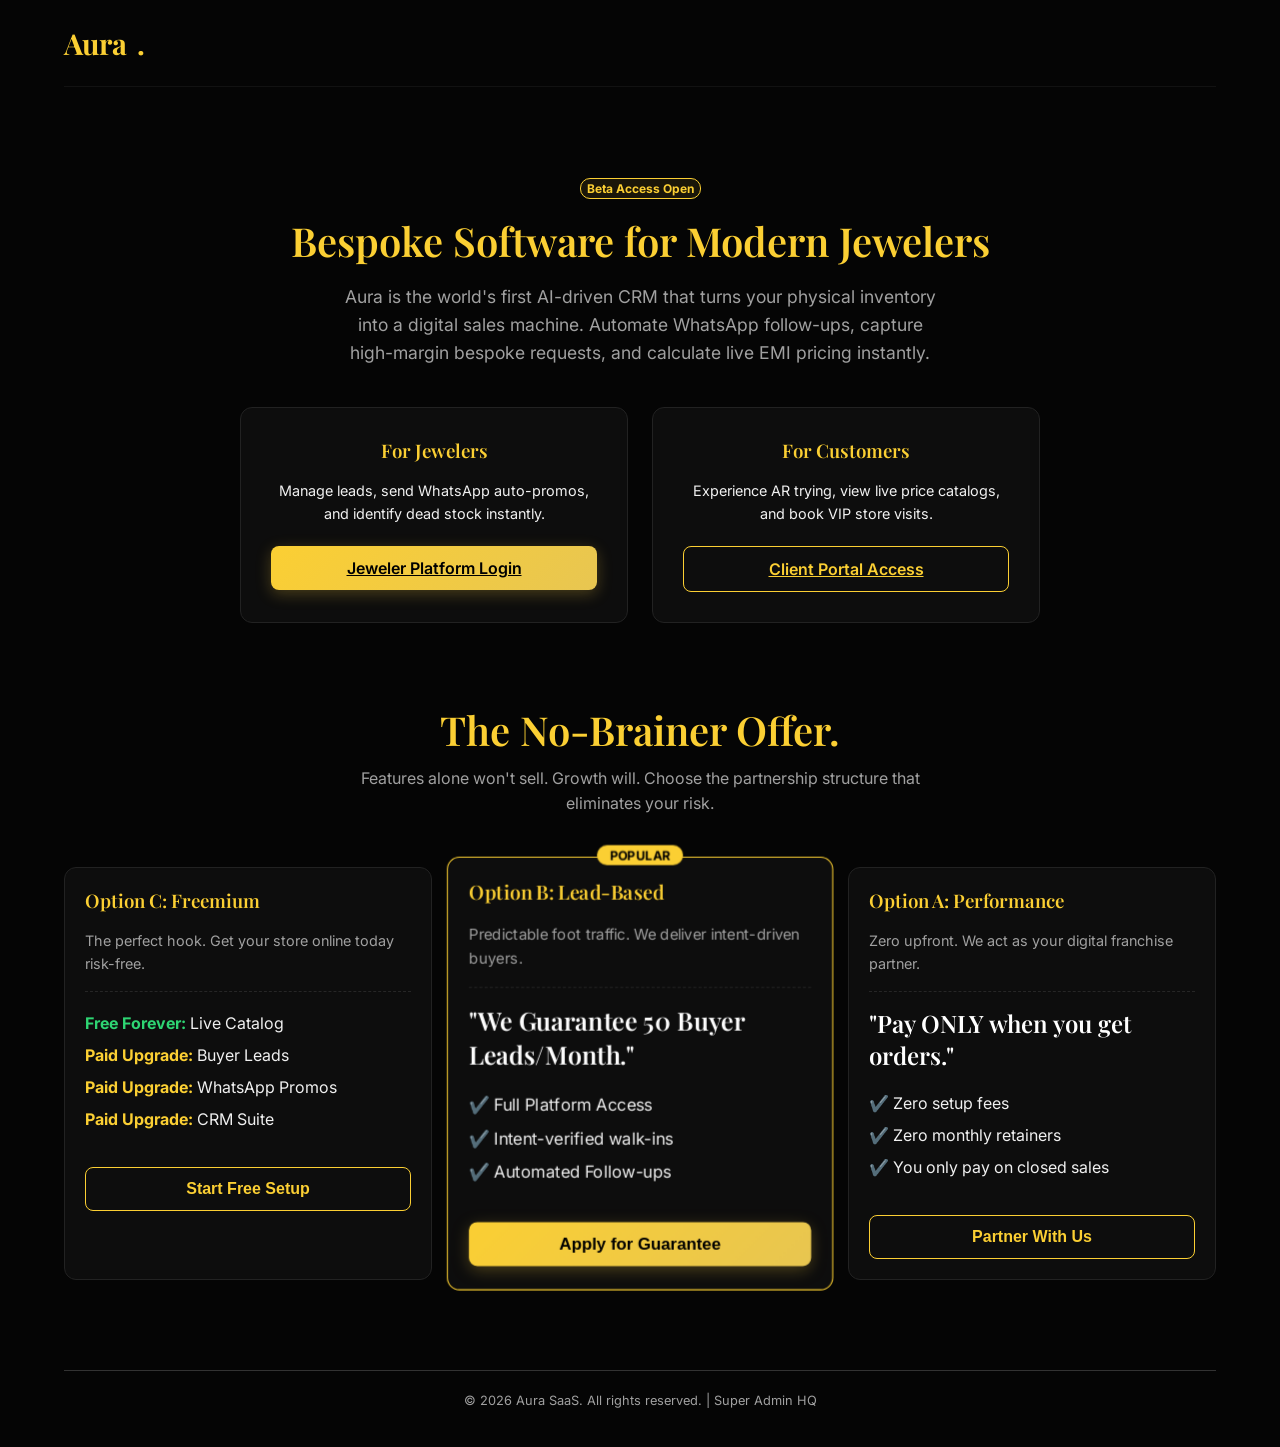
<file: heatmap.html>
<!DOCTYPE html>
<html lang="en">
<head>
    <meta charset="UTF-8">
    <meta name="viewport" content="width=device-width, initial-scale=1.0">
    <title>Local Buyer Heatmap - Aura</title>
    <link href="https://fonts.googleapis.com/css2?family=Playfair+Display:wght@600;700&family=Inter:wght@400;600&display=swap" rel="stylesheet">
    <link rel="stylesheet" href="css/styles.css">
    <link rel="manifest" href="manifest.json">
    <meta name="theme-color" content="#050505">
    <style>
        .heatmap-container {
            position: relative;
            height: 500px;
            background: linear-gradient(to bottom, #111, #0a0a0a);
            border-radius: 12px;
            border: 1px solid #333;
            overflow: hidden;
            background-image: 
                linear-gradient(rgba(212, 175, 55, 0.05) 1px, transparent 1px),
                linear-gradient(90deg, rgba(212, 175, 55, 0.05) 1px, transparent 1px);
            background-size: 40px 40px;
        }
        
        .radar-sweep {
            position: absolute;
            top: 50%;
            left: 50%;
            width: 800px;
            height: 800px;
            margin-top: -400px;
            margin-left: -400px;
            background: conic-gradient(from 0deg, transparent 70%, rgba(212, 175, 55, 0.1) 100%);
            border-radius: 50%;
            transform-origin: center center;
            animation: sweep 4s linear infinite;
            pointer-events: none;
        }
        
        @keyframes sweep { 100% { transform: rotate(360deg); } }
        
        .hot-zone {
            position: absolute;
            width: 25px;
            height: 25px;
            background: rgba(255, 71, 87, 0.8);
            border-radius: 50%;
            transform: translate(-50%, -50%);
            box-shadow: 0 0 20px 5px rgba(255, 71, 87, 0.5);
            animation: pulse-red 2s infinite;
            cursor: pointer;
        }
        
        .store-location {
            position: absolute;
            top: 50%;
            left: 50%;
            width: 15px;
            height: 15px;
            background: var(--accent-gold);
            border-radius: 50%;
            transform: translate(-50%, -50%);
            box-shadow: 0 0 15px 5px rgba(212, 175, 55, 0.5);
            z-index: 10;
        }

        .store-location::after {
            content: "Your Store";
            position: absolute;
            top: 20px;
            left: -25px;
            color: var(--accent-gold);
            font-size: 0.75rem;
            white-space: nowrap;
        }
        
        @keyframes pulse-red {
            0% { transform: translate(-50%, -50%) scale(1); opacity: 1; }
            50% { transform: translate(-50%, -50%) scale(1.5); opacity: 0.6; }
            100% { transform: translate(-50%, -50%) scale(1); opacity: 1; }
        }

        .search-feed {
            height: 500px;
            overflow-y: hidden;
            position: relative;
        }
        
        .feed-item {
            background: rgba(255,255,255,0.03);
            border-left: 3px solid var(--danger);
            padding: 12px;
            margin-bottom: 10px;
            border-radius: 4px;
            animation: slideIn 0.5s ease forwards;
        }
        
        @keyframes slideIn {
            from { opacity: 0; transform: translateX(20px); }
            to { opacity: 1; transform: translateX(0); }
        }
    </style>
</head>
<body>
    <div class="container animate-fadeIn">
        <header class="header">
            <a href="index.html" class="logo">Aura<span>.</span></a>
            <nav style="display: flex; gap: 20px;">
                <a href="jeweler.html" class="btn btn-secondary" style="border:none;">Dashboard</a>
                <a href="inventory.html" class="btn btn-secondary" style="border:none;">Pricing</a>
                <a href="leads.html" class="btn btn-secondary" style="border:none;">Leads</a>
            </nav>
        </header>

        <main>
            <div class="flex justify-between items-center mb-2">
                <h2>Local Buyer Heatmap</h2>
                <div class="badge" style="background: var(--danger); padding: 5px 10px; display:flex; align-items:center; gap:5px;"><span class="pulse-dot" style="display:inline-block; width:8px; height:8px; background:white; border-radius:50%; animation: pulse-red 1s infinite;"></span> Radar Active</div>
            </div>
            <p style="color: var(--text-secondary); margin-bottom: 24px;">Stop hoping for foot traffic. Watch real-time buyer searches occurring within a 5-mile radius of your store right now.</p>
            
            <div class="grid-2">
                <!-- Map UI -->
                <div class="heatmap-container" id="map-area">
                    <div class="radar-sweep"></div>
                    <div class="store-location"></div>
                    <!-- Zones injected by JS -->
                </div>

                <!-- Feed UI -->
                <div>
                    <div class="flex justify-between items-center mb-4">
                        <h3 style="margin:0;">Live Local Queries</h3>
                        <span style="font-size: 0.8rem; color: var(--accent-gold);">Intercepting...</span>
                    </div>
                    <div class="search-feed" id="search-feed">
                        <!-- Populated randomly by JS -->
                    </div>
                </div>
            </div>
        </main>
    </div>

    <!-- Intercept Modal -->
    <div id="interceptModal" style="display:none; position: fixed; top:0; left:0; width:100%; height:100%; background:rgba(0,0,0,0.85); z-index:999; align-items:center; justify-content:center; backdrop-filter: blur(5px);">
        <div class="card glass-panel" style="width: 100%; max-width: 450px; border: 1px solid var(--danger);">
            <h3 style="color: var(--danger);"><span style="font-size:1.5rem;">🎯</span> Target Identified</h3>
            <p style="color: var(--text-secondary); margin-bottom:10px;">The buyer searching for <strong id="mQuery" style="color:white;"></strong> is physically near your store.</p>
            
            <div style="background: rgba(251,207,51,0.05); border: 1px dashed var(--accent-gold); padding: 10px; border-radius: 8px; margin-bottom: 15px;">
                <p style="margin:0; font-size: 0.85rem; color: var(--accent-gold); font-weight: bold;">💎 High Intent Behavior:</p>
                <p style="margin:5px 0 0 0; font-size: 0.85rem; color: #ccc;">• Visited your site <strong>3 times</strong> today</p>
                <p style="margin:2px 0 0 0; font-size: 0.85rem; color: #ccc;">• Viewed <strong>22K Necklace</strong> 2 mins ago</p>
            </div>
            
            <p style="font-size:0.85rem; color:#888;">AI Analysis: You have 2 items in inventory matching this exact budget.</p>
            
            <div class="mt-4">
                <label style="color:var(--accent-gold); font-size:0.8rem;">Auto-Generate "Bait" Message:</label>
                <textarea rows="3" style="width:100%; padding: 10px; background:rgba(0,0,0,0.5); border:1px solid #333; color:white; border-radius:8px; font-family:inherit; margin-top:5px;">"Hi! We are just a few blocks away. We have exactly the 22K Necklace you're looking for, freshly Hallmarked. Use this link to claim a VIP 5% Walk-in Discount valid for the next 2 hours!"</textarea>
            </div>
            
            <div class="flex gap-4 mt-4">
                <button class="btn btn-primary" style="flex:1; background: var(--danger);" onclick="document.getElementById('interceptModal').style.display='none'; alert('Push notification broadcasted to device. Added to Negotiating pipeline.')">Launch Intercept Push</button>
                <button class="btn btn-primary" style="flex:1; background: var(--success); border:none;" onclick="alert('Initiating Instant Connect Call...'); setTimeout(() => { alert('Connected! High-intent buyer is on the line.'); }, 2000);">📞 Call Now</button>
                <button class="btn btn-secondary" style="flex:1;" onclick="document.getElementById('interceptModal').style.display='none'">Cancel</button>
            </div>
        </div>
    </div>

    <script src="js/app.js"></script>
    <script>
        document.addEventListener('DOMContentLoaded', () => {
            const role = localStorage.getItem('auth_role');
            if(role !== 'jeweler') window.location.href = 'index.html';
            
            startHeatmapSimulation();
        });

        const phrases = [
            "22K necklace under 50k",
            "Best jeweler near me for diamond ring",
            "Gold bangles making charges lowest",
            "Sabyasachi inspired bridal set",
            "Invest in 24k gold coin 10g",
            "Engagement ring platinum budget 1 लाख",
            "Where to sell old gold jewelry",
            "Lightweight gold chain daily wear"
        ];

        const mapArea = document.getElementById('map-area');
        const feedContainer = document.getElementById('search-feed');

        const mapWidth = mapArea.offsetWidth || 500;
        const mapHeight = 500;

        const addHotZone = (query) => {
            // Plot Random Red Zone
            const x = Math.floor(Math.random() * (mapWidth - 50)) + 25;
            const y = Math.floor(Math.random() * (mapHeight - 50)) + 25;
            
            const zone = document.createElement('div');
            zone.className = 'hot-zone';
            zone.style.left = x + 'px';
            zone.style.top = y + 'px';
            zone.onclick = () => {
                document.getElementById('mQuery').innerText = `"${query}"`;
                document.getElementById('interceptModal').style.display = 'flex';
            };
            
            mapArea.appendChild(zone);
            
            // Generate Feed Event
            const feedItem = document.createElement('div');
            feedItem.className = 'feed-item';
            const dist = (Math.random() * 4 + 0.5).toFixed(1); // 0.5 to 4.5 miles
            feedItem.innerHTML = `
                <div class="flex justify-between items-center mb-1">
                    <strong style="color: var(--danger); font-size: 0.85rem;">Radius: ${dist} KM Away</strong>
                    <button style="background:transparent; border:1px solid var(--danger); color:var(--danger); border-radius:4px; font-size:0.7rem; cursor:pointer;" onclick="document.getElementById('mQuery').innerText='${query}'; document.getElementById('interceptModal').style.display='flex'">Intercept</button>
                </div>
                <p style="margin: 0; font-size: 0.95rem;">🔍 "${query}"</p>
                <p style="margin: 5px 0 0 0; font-size: 0.75rem; color: #888;">Device: Mobile • High Intent</p>
            `;
            
            feedContainer.insertBefore(feedItem, feedContainer.firstChild);

            if(feedContainer.children.length > 5) {
                feedContainer.removeChild(feedContainer.lastChild);
            }

            // Remove map dot after 8 seconds
            setTimeout(() => {
                if(mapArea.contains(zone)) mapArea.removeChild(zone);
            }, 8000);
        };

        const startHeatmapSimulation = () => {
            // Initial burst
            addHotZone(phrases[Math.floor(Math.random()*phrases.length)]);
            addHotZone(phrases[Math.floor(Math.random()*phrases.length)]);

            // Random polling every 3 to 6 seconds
            setInterval(() => {
                const randomPhrase = phrases[Math.floor(Math.random()*phrases.length)];
                addHotZone(randomPhrase);
            }, Math.random() * 3000 + 3000);
        };
    </script>
</body>
</html>
</file>
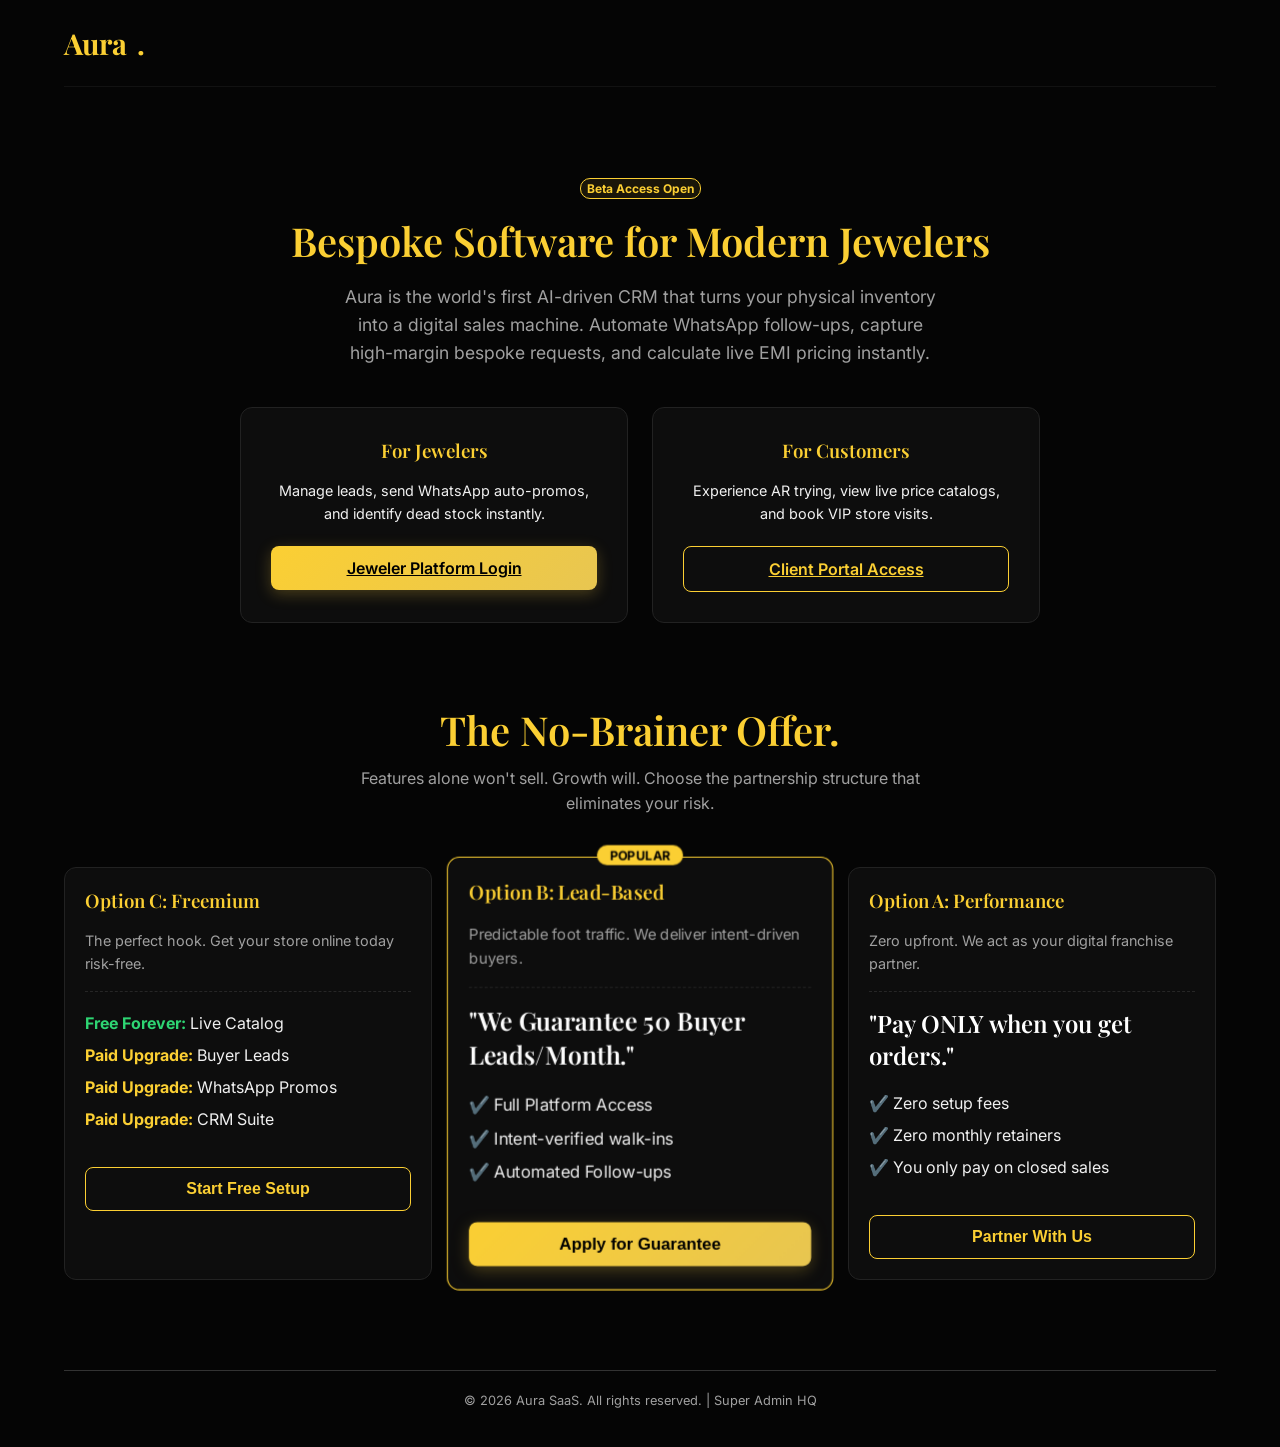
<file: inventory.html>
<!DOCTYPE html>
<html lang="en">
<head>
    <meta charset="UTF-8">
    <meta name="viewport" content="width=device-width, initial-scale=1.0">
    <title>Auto-Pricing Inventory - Aura</title>
    <link href="https://fonts.googleapis.com/css2?family=Playfair+Display:wght@600;700&family=Inter:wght@400;600&display=swap" rel="stylesheet">
    <link rel="stylesheet" href="css/styles.css">
    <style>
        .live-rate-badge {
            background: rgba(212, 175, 55, 0.1);
            border: 1px solid var(--accent-gold);
            padding: 8px 16px;
            border-radius: 20px;
            display: inline-flex;
            align-items: center;
            gap: 10px;
        }
        .rate-flash {
            animation: flashGreen 0.5s ease-in-out;
        }
        @keyframes flashGreen {
            0% { background: rgba(212, 175, 55, 0.1); }
            50% { background: rgba(46, 213, 115, 0.3); }
            100% { background: rgba(212, 175, 55, 0.1); }
        }
        .table {
            width: 100%;
            border-collapse: collapse;
            margin-top: 20px;
        }
        .table th, .table td {
            padding: 12px;
            text-align: left;
            border-bottom: 1px solid #333;
        }
        .table th {
            color: var(--text-secondary);
            font-weight: 600;
        }
        .final-price {
            color: var(--success);
            font-weight: bold;
        }

        /* Toggle Switch for Rate Lock */
        .switch {
            position: relative;
            display: inline-block;
            width: 46px;
            height: 24px;
        }
        .switch input { opacity: 0; width: 0; height: 0; }
        .slider {
            position: absolute;
            cursor: pointer;
            top: 0; left: 0; right: 0; bottom: 0;
            background-color: #333;
            transition: .4s;
            border-radius: 24px;
            border: 1px solid #444;
        }
        .slider:before {
            position: absolute;
            content: "";
            height: 16px;
            width: 16px;
            left: 3px;
            bottom: 3px;
            background-color: var(--text-secondary);
            transition: .4s;
            border-radius: 50%;
        }
        input:checked + .slider { background-color: rgba(251, 207, 51, 0.2); border-color: var(--accent-gold); }
        input:checked + .slider:before { transform: translateX(22px); background-color: var(--accent-gold); }

        /* Sharing Modal */
        #shareModal {
            display: none;
            position: fixed;
            top: 0; left: 0; width: 100%; height: 100%;
            background: rgba(0,0,0,0.8);
            z-index: 1000;
            align-items: center;
            justify-content: center;
        }
        .share-card {
            background: #111;
            border: 1px solid var(--accent-gold);
            padding: 30px;
            border-radius: 12px;
            max-width: 450px;
            width: 90%;
            position: relative;
        }
    </style>

    <link rel="manifest" href="manifest.json">
    <meta name="theme-color" content="#050505">
    <meta name="apple-mobile-web-app-capable" content="yes">
    <meta name="apple-mobile-web-app-status-bar-style" content="black-translucent">
</head>
<body>
    <div class="container animate-fadeIn">
        <header class="header">
            <a href="index.html" class="logo">Aura<span>.</span></a>
            <nav style="display: flex; gap: 20px; align-items: center;">
                <a href="jeweler.html" class="btn btn-secondary" style="border:none;">Dashboard</a>
                <a href="leads.html" class="btn btn-secondary" style="border:none;">Leads Pipeline</a>
                <div class="live-rate-badge" id="rate-badge">
                    <span style="font-size: 0.8rem; color: var(--text-secondary);">LIVE 24K BASE:</span>
                    <strong style="color: var(--accent-gold);">₹<span id="live-rate">0.00</span>/g</strong>
                    <div style="width: 1px; height: 15px; background: #333; margin: 0 5px;"></div>
                    <div style="display: flex; align-items: center; gap: 8px;">
                        <span style="font-size: 0.7rem; color: var(--text-secondary);">RATE LOCK</span>
                        <label class="switch">
                            <input type="checkbox" id="rate-lock-toggle" onchange="toggleRateLock()">
                            <span class="slider"></span>
                        </label>
                    </div>
                </div>
            </nav>
        </header>

        <main>
            <section class="mb-4">
                <h2>💰 Smart Inventory & Auto-Pricing</h2>
                <p style="color: var(--text-secondary);">Set your margin rules here. Final prices automatically fluctuate based on the real-time gold market rate.</p>
                
                <div class="card glass-panel mt-4">
                    <h3>📦 Add Product & Margin Rule</h3>
                    <form id="add-inventory-form" class="grid-2">
                        <div class="input-group">
                            <label>Product Name</label>
                            <input type="text" id="pName" required placeholder="e.g. 24k Gold Bangle">
                        </div>
                        <div class="input-group">
                            <label>Design Weight (Grams)</label>
                            <input type="number" step="0.01" id="pWeight" required placeholder="12.5">
                        </div>
                        <div class="input-group">
                            <label>Margin Rule Configuration</label>
                            <select id="pMarginType" required>
                                <option value="percent">Flat Percentage (%)</option>
                                <option value="fixed">Fixed Making Charge (₹ per gram)</option>
                            </select>
                        </div>
                        <div class="input-group">
                            <label>Margin Value</label>
                            <input type="number" step="0.01" id="pMarginValue" required placeholder="e.g. 10 for 10% or ₹500/g">
                        </div>
                        <div class="input-group">
                            <label>Gold Purity (Karat)</label>
                            <select id="pKarat" required>
                                <option value="22">22K (Standard Jewelry)</option>
                                <option value="24">24K (Pure Bullion)</option>
                                <option value="18">18K (Diamond/Stone Jewelry)</option>
                                <option value="14">14K (Modern/Lightweight)</option>
                                <option value="10">10K (Budget Jewelry)</option>
                            </select>
                        </div>
                        <button type="submit" class="btn btn-primary" style="grid-column: 1/-1;">Save Product & Sync Pricing</button>
                    </form>
                </div>

                <div class="card mt-4">
                    <h3>📋 Live Catalog Pricing</h3>
                    <table class="table">
                        <thead>
                            <tr>
                                <th>Product</th>
                                <th>Weight / Karat</th>
                                <th>Margin Rule</th>
                                <th>Auto-Calculated Price</th>
                                <th>AI Insights & Marketing</th>
                            </tr>
                        </thead>
                        <tbody id="inventory-list">
                            <!-- Populated by JS -->
                        </tbody>
                    </table>
                </div>
            </section>
        </main>
    </div>

    <script src="js/app.js"></script>
    <script>
        const formatCurrency = (num) => '₹' + num.toLocaleString('en-IN', { maximumFractionDigits: 2 });

        const renderInventory = () => {
            const inv = getInventory();
            const list = document.getElementById('inventory-list');
            list.innerHTML = '';
            
            if (inv.length === 0) {
                list.innerHTML = '<tr><td colspan="5" class="text-center" style="color: var(--text-secondary);">No products in inventory yet. Add your first product above.</td></tr>';
                return;
            }

            inv.forEach(item => {
                const finalPrice = calculateFinalPrice(item.weightGrams, item.marginType, item.marginValue, item.karat);
                const marginText = item.marginType === 'percent' ? `+ ${item.marginValue}%` : `+ ₹${item.marginValue}/g`;
                
                // Mock Dead Stock AI: If it's the second item, flag it as slow-moving.
                const isDeadStock = item.id === 2;
                const insightsHTML = isDeadStock ? 
                    `<div style="color: var(--danger); font-size: 0.8rem; margin-bottom: 5px;">⚠️ Dead Stock (>90 days)</div>
                     <button class="btn btn-secondary" style="font-size: 0.7rem; padding: 4px;" onclick="alert('Auto-promoted on WhatsApp with 15% discount limit.')">1-Click Discount Push</button>` 
                    : 
                    `<div style="color: var(--success); font-size: 0.8rem; margin-bottom: 5px;">🔥 Fast Moving</div>`;

                list.innerHTML += `
                    <tr>
                        <td><strong>${item.title}</strong></td>
                        <td>
                            <div>${item.weightGrams}g</div>
                            <div style="font-size: 0.75rem; color: var(--accent-gold);">${item.karat || 22}K Gold</div>
                        </td>
                        <td><span class="badge" style="background: rgba(255,255,255,0.1); color: var(--accent-gold);">${marginText}</span></td>
                        <td class="final-price live-price-val">${formatCurrency(finalPrice)}</td>
                        <td>
                            ${insightsHTML}
                            <div style="display: flex; gap: 5px; margin-top: 5px;">
                                <button class="btn btn-primary" style="font-size: 0.65rem; padding: 4px 8px; flex: 1; display:flex; align-items:center; justify-content:center; gap:4px;" onclick="openInstaModal('${item.title}', ${finalPrice})">📸 Instagram AI</button>
                                <button class="btn btn-secondary" style="font-size: 0.65rem; padding: 4px 8px; flex: 1; display:flex; align-items:center; justify-content:center; gap:4px; border-color: #25D366; color: #25D366;" onclick="shareToWhatsapp('${item.title}', ${finalPrice}, ${item.weightGrams})">💬 WhatsApp</button>
                            </div>
                        </td>
                    </tr>
                `;
            });
        };

        const updateLiveRateUI = () => {
            const isLocked = localStorage.getItem('jeweler_is_rate_locked') === 'true';
            document.getElementById('rate-lock-toggle').checked = isLocked;

            const rateStr = getLiveGoldRate().toFixed(2);
            document.getElementById('live-rate').innerText = rateStr;
            const badge = document.getElementById('rate-badge');
            // flash effect
            badge.classList.remove('rate-flash');
            void badge.offsetWidth; // trigger reflow
            badge.classList.add('rate-flash');
            
            renderInventory(); // Re-render prices
        };

        // NEW: Social Share Logic
        window.openInstaModal = (title, price) => {
            const caption = `✨ New Arrival at Aura Jewels ✨\n\nCheckout our stunning ${title}!\n\n💰 PRICE TODAY: ₹${price.toLocaleString('en-IN')}\n👑 QUALITY: 22K Hallmarked Gold\n🚀 FAST DELIVERY AVAILABLE.\n\nDM for booking or more details! #AuraJewelry #GoldRateToday #LuxuryJewels #IndianJewellery`;
            document.getElementById('instaCaption').value = caption;
            document.getElementById('shareModal').style.display = 'flex';
        };

        window.copyCaption = () => {
            const copyText = document.getElementById('instaCaption');
            copyText.select();
            document.execCommand('copy');
            alert('AI Caption Copied! Open Instagram and paste it in your post.');
            document.getElementById('shareModal').style.display = 'none';
        }

        window.shareToWhatsapp = (title, price, weight) => {
            const liveRate = document.getElementById('live-rate').innerText;
            const message = `*✨ Aura Jewels: Exclusive Quotation ✨*\n\n*Item:* ${title}\n*Weight:* ${weight}g\n*Live Gold Rate Today:* ₹${liveRate}/g\n\n*Total Estimated Price:* ₹${price.toLocaleString('en-IN')}\n\n_Note: Prices fluctuate with the live market._\n\nBook Your Visit Now: ${window.location.origin}/customer-login.html`;
            const encoded = encodeURIComponent(message);
            window.open(`https://wa.me/?text=${encoded}`, '_blank');
        };

        // Event Listeners
        document.addEventListener('DOMContentLoaded', () => {
            const role = localStorage.getItem('auth_role');
            if(role !== 'jeweler') { window.location.href = 'index.html'; }
            
            updateLiveRateUI();
        });

        // Listen for the simulation loop inside app.js
        document.addEventListener('goldRateChanged', () => {
            updateLiveRateUI();
        });

        document.getElementById('add-inventory-form').addEventListener('submit', (e) => {
            e.preventDefault();
            addInventoryItem(
                document.getElementById('pName').value,
                document.getElementById('pWeight').value,
                document.getElementById('pMarginType').value,
                document.getElementById('pMarginValue').value,
                document.getElementById('pKarat').value
            );
            e.target.reset();
            renderInventory();
        });
    </script>

    <script>
        if ('serviceWorker' in navigator) {
            window.addEventListener('load', () => {
                navigator.serviceWorker.register('sw.js').then(reg => {
                    console.log('SW registered!', reg);
                }).catch(err => console.log('SW rep failed', err));
            });
        }
    </script>

    <!-- Social Share Modal -->
    <div id="shareModal">
        <div class="share-card glass-panel">
            <h3 style="color: var(--accent-gold);">AI-Generated Instagram Caption</h3>
            <p style="font-size: 0.8rem; color: var(--text-secondary);">Aura AI has generated a high-conversion caption for your post. Paste it on Instagram after uploading the image.</p>
            <textarea id="instaCaption" rows="8" style="width: 100%; background: rgba(0,0,0,0.5); border: 1px solid #333; color: white; padding: 10px; border-radius: 8px; margin-top: 15px; font-family: inherit; font-size: 0.85rem;"></textarea>
            <div class="flex gap-4 mt-4">
                <button class="btn btn-primary" style="flex: 1;" onclick="copyCaption()">Copy & Open Instagram</button>
                <button class="btn btn-secondary" style="flex: 1;" onclick="document.getElementById('shareModal').style.display='none'">Cancel</button>
            </div>
        </div>
    </div>
</body>
</html>
</file>
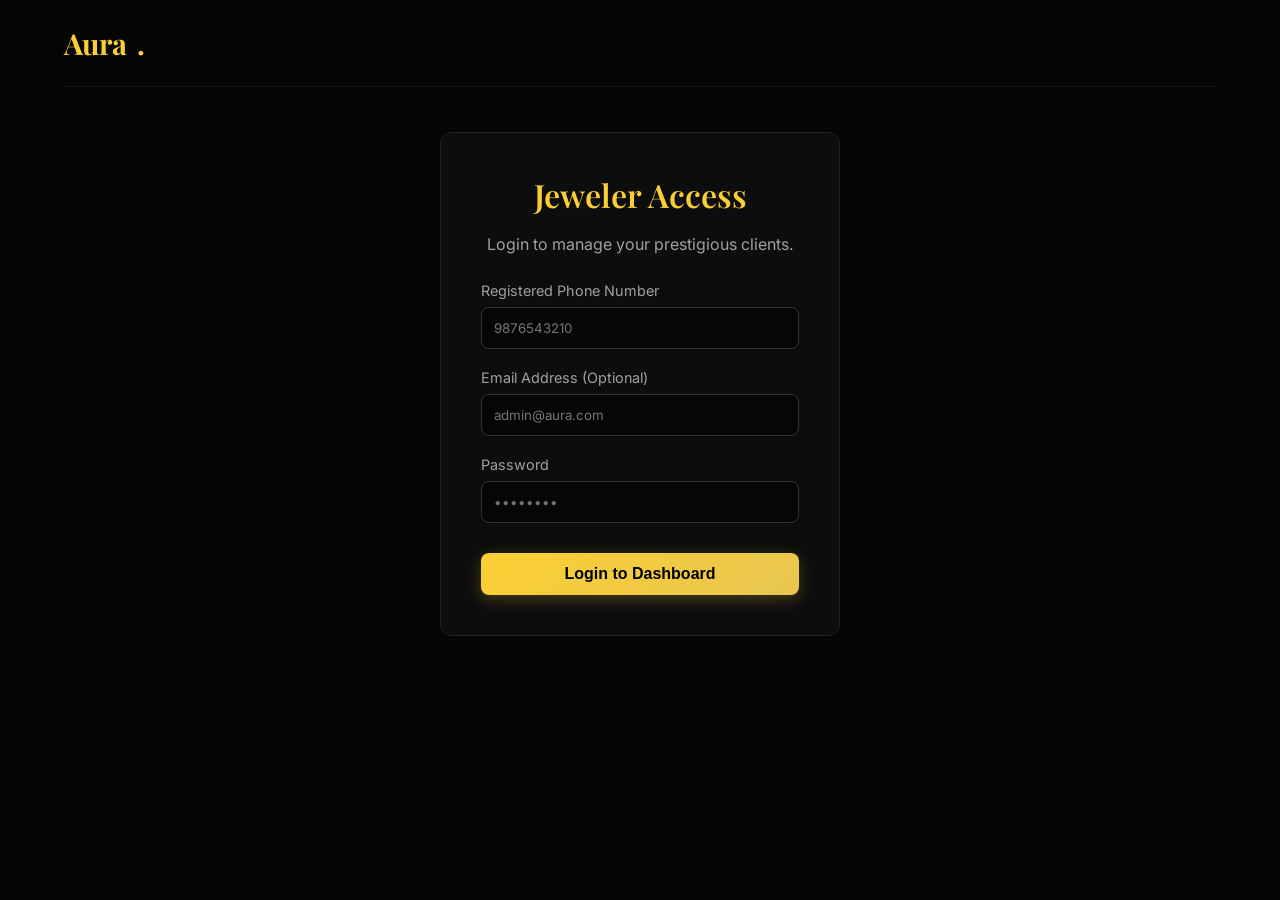
<file: jeweler-login.html>
<!DOCTYPE html>
<html lang="en">
<head>
    <meta charset="UTF-8">
    <meta name="viewport" content="width=device-width, initial-scale=1.0">
    <title>Jeweler Login - Aura</title>
    <link href="https://fonts.googleapis.com/css2?family=Playfair+Display:wght@600;700&family=Inter:wght@400;600&display=swap" rel="stylesheet">
    <link rel="stylesheet" href="css/styles.css">

    <link rel="manifest" href="manifest.json">
    <meta name="theme-color" content="#050505">
    <meta name="apple-mobile-web-app-capable" content="yes">
    <meta name="apple-mobile-web-app-status-bar-style" content="black-translucent">
</head>
<body>
    <div class="container animate-fadeIn">
        <header class="header">
            <a href="index.html" class="logo" translate="no"><span class="notranslate">Aura</span><span>.</span></a>
        </header>

        <main style="display: flex; justify-content: center; margin-top: 5vh;">
            <div class="card glass-panel" style="width: 100%; max-width: 400px; padding: 40px;">
                <h2 class="text-center">Jeweler Access</h2>
                <p class="text-center" style="color: var(--text-secondary); margin-bottom: 24px;">Login to manage your prestigious clients.</p>
                
                <form id="jeweler-login-form">
                    <div class="input-group">
                        <label>Registered Phone Number</label>
                        <input type="tel" id="jPhone" required pattern="[0-9]{10}" title="Please enter a valid 10-digit phone number" placeholder="9876543210">
                    </div>
                    <div class="input-group">
                        <label>Email Address (Optional)</label>
                        <input type="email" id="jEmail" placeholder="admin@aura.com">
                    </div>
                    <div class="input-group">
                        <label>Password</label>
                        <input type="password" id="jPassword" required placeholder="••••••••">
                    </div>
                    
                    <button type="submit" class="btn btn-primary" style="width: 100%; margin-top: 10px;">Login to Dashboard</button>
                </form>
            </div>
        </main>
    </div>
    <script>
        document.getElementById('jeweler-login-form').addEventListener('submit', (e) => {
            e.preventDefault();
            // Since this is a UI prototype, we bypass real auth.
            // In a real app we'd verify with our backend.
            localStorage.setItem('auth_role', 'jeweler');
            window.location.href = 'jeweler.html';
        });
    </script>

    <script>
        if ('serviceWorker' in navigator) {
            window.addEventListener('load', () => {
                navigator.serviceWorker.register('sw.js').then(reg => {
                    console.log('SW registered!', reg);
                }).catch(err => console.log('SW rep failed', err));
            });
        }
    </script>
</body>
</html>
</file>
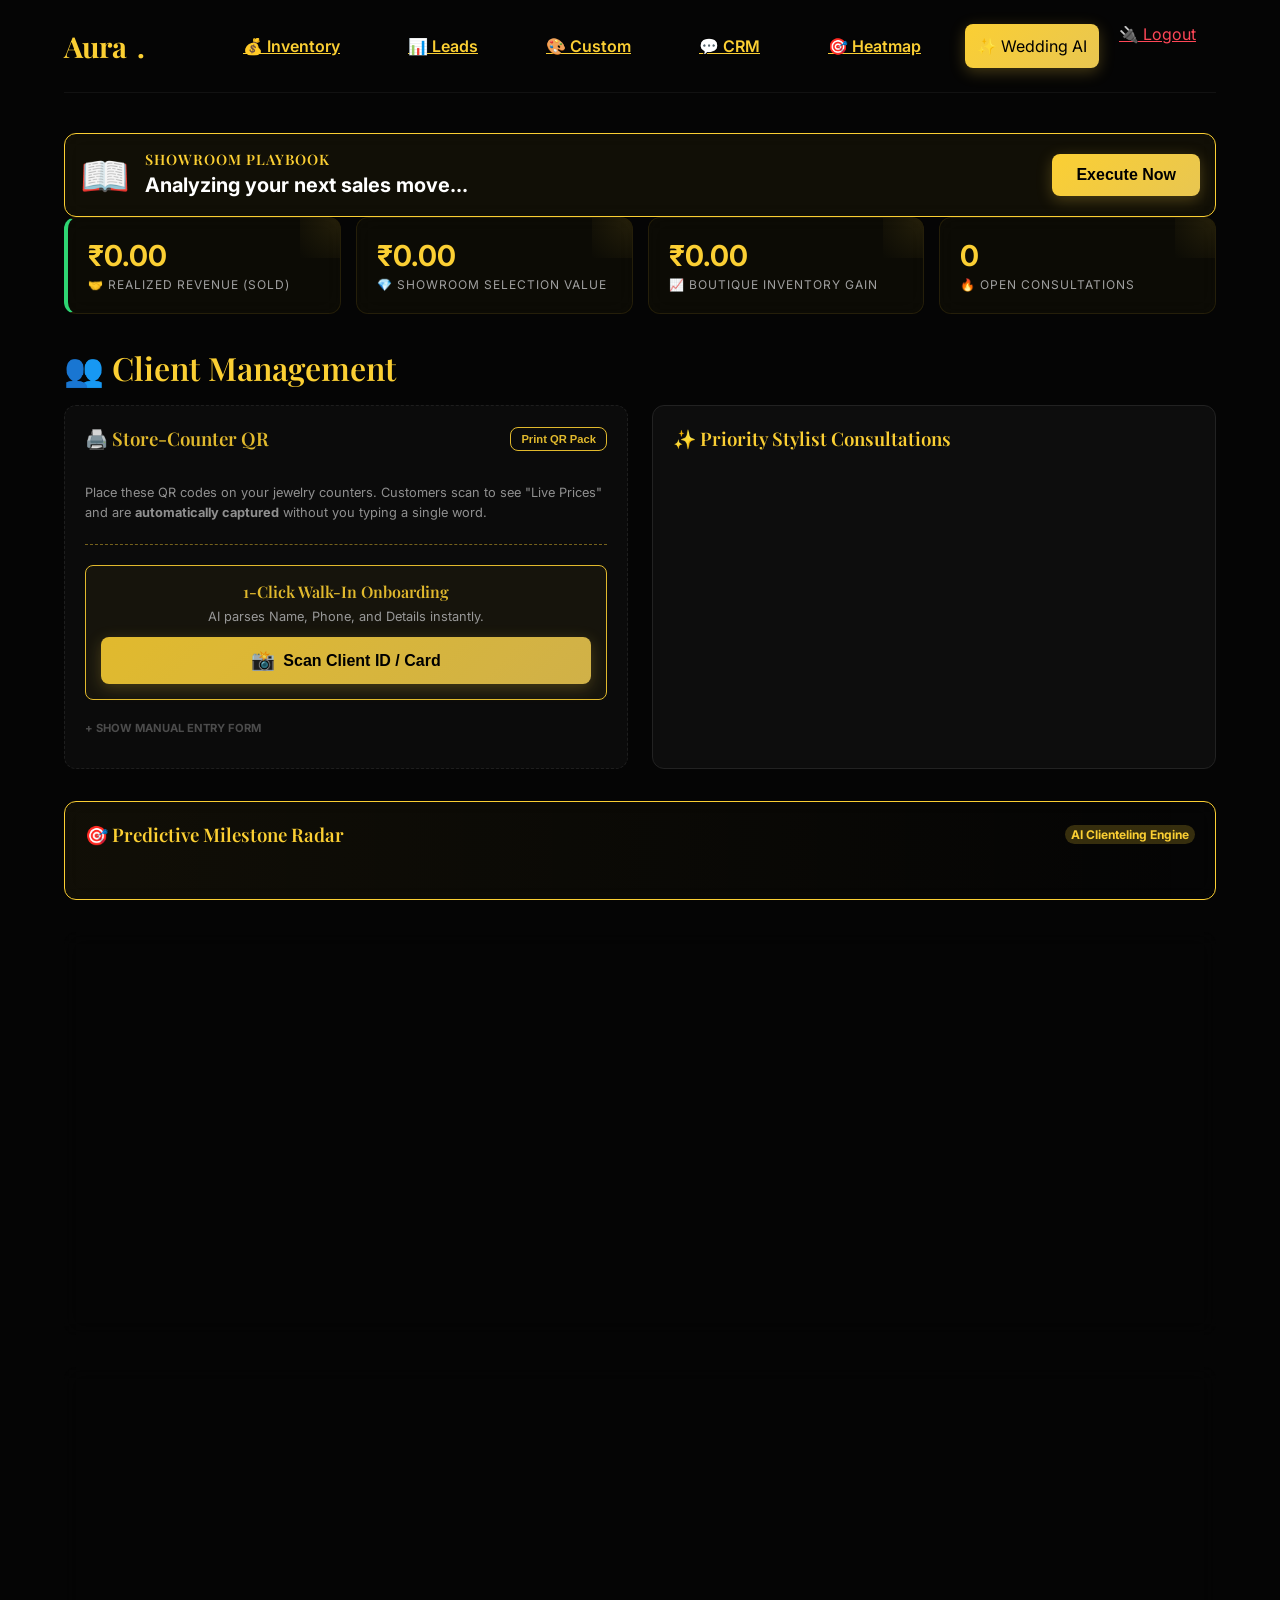
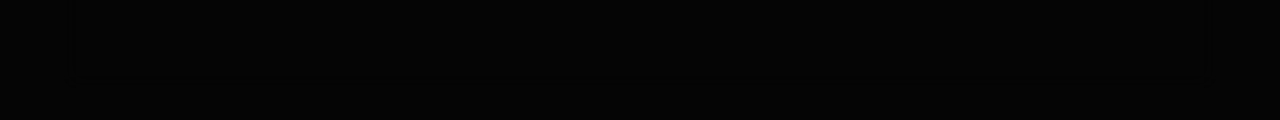
<file: jeweler.html>
<!DOCTYPE html>
<html lang="en">
<head>
    <meta charset="UTF-8">
    <meta name="viewport" content="width=device-width, initial-scale=1.0">
    <title>Jeweler Dashboard - Aura</title>
    <link href="https://fonts.googleapis.com/css2?family=Playfair+Display:wght@600;700&family=Inter:wght@400;600&display=swap" rel="stylesheet">
    <link rel="stylesheet" href="css/styles.css">

    <link rel="manifest" href="manifest.json">
    <meta name="theme-color" content="#050505">
    <meta name="apple-mobile-web-app-capable" content="yes">
    <meta name="apple-mobile-web-app-status-bar-style" content="black-translucent">
    <style>
        .journey-step {
            flex: 1;
            height: 4px;
            background: #222;
            border-radius: 2px;
            position: relative;
        }
        .journey-step.active {
            background: var(--accent-gold);
            box-shadow: 0 0 10px var(--accent-gold);
        }
        .journey-step.completed {
            background: var(--success);
        }
        .journey-label {
            position: absolute;
            top: 10px;
            left: 50%;
            transform: translateX(-50%);
            font-size: 0.6rem;
            white-space: nowrap;
            color: #555;
        }
        .journey-step.active .journey-label {
            color: var(--accent-gold);
            font-weight: bold;
        }
        .journey-step.completed .journey-label {
            color: var(--success);
        }
        .rev-grid {
            display: grid;
            grid-template-columns: repeat(auto-fit, minmax(200px, 1fr));
            gap: 15px;
            margin-bottom: 30px;
        }
        .rev-card {
            background: rgba(251, 207, 51, 0.03);
            border: 1px solid rgba(251, 207, 51, 0.1);
            padding: 20px;
            border-radius: 12px;
            position: relative;
            overflow: hidden;
        }
        .rev-card::after {
            content: '';
            position: absolute;
            top: 0; right: 0;
            width: 40px; height: 40px;
            background: radial-gradient(circle at top right, rgba(251, 207, 51, 0.1), transparent);
        }
        .rev-value {
            font-size: 1.8rem;
            font-weight: 700;
            color: var(--accent-gold);
            display: block;
        }
        .rev-label {
            font-size: 0.75rem;
            color: var(--text-secondary);
            text-transform: uppercase;
            letter-spacing: 1px;
        }
    </style>
</head>
<body>
    <div class="container animate-fadeIn">
        <header class="header" style="display:flex; justify-content: space-between; align-items: center; padding-right: 20px;">
            <a href="index.html" class="logo" translate="no"><span class="notranslate">Aura</span><span>.</span></a>
            <div id="google_translate_element"></div>
            <nav style="display: flex; gap: 20px; flex-wrap: wrap;">
                <a href="inventory.html" class="btn btn-secondary" style="border:none;">💰 Inventory</a>
                <a href="leads.html" class="btn btn-secondary" style="border:none;">📊 Leads</a>
                <a href="custom-orders.html" class="btn btn-secondary" style="border:none;">🎨 Custom</a>
                <a href="whatsapp-crm.html" class="btn btn-secondary" style="border:none;">💬 CRM</a>
                <a href="heatmap.html" class="btn btn-secondary" style="border:none;">🎯 Heatmap</a>
                <a href="#wedding" class="btn-primary" style="padding: 12px; border-radius: 8px; text-decoration: none;">✨ Wedding AI</a>
                <a href="#" onclick="logout()" class="btn-secondary" style="border:none; color: var(--danger);">🔌 Logout</a>
            </nav>
        </header>

        <main>
            <section id="playbook" class="mb-6">
                <div class="card glass-panel" style="border: 1px solid var(--accent-gold); background: rgba(251, 207, 51, 0.05); padding: 15px; display: flex; align-items: center; justify-content: space-between; gap: 20px;">
                    <div style="display: flex; align-items: center; gap: 15px;">
                        <span id="playbook-icon" style="font-size: 2.5rem;">📖</span>
                        <div>
                            <h3 style="margin: 0; color: var(--accent-gold); font-size: 0.9rem; text-transform: uppercase; letter-spacing: 1px;">Showroom Playbook</h3>
                            <p id="playbook-action" style="margin: 0; font-size: 1.25rem; font-weight: bold; color: white;">Analyzing your next sales move...</p>
                        </div>
                    </div>
                    <button class="btn btn-primary" style="white-space: nowrap;" onclick="scrollToSection('clients-list')">Execute Now</button>
                </div>
            </section>

            <section id="revenue" class="mb-4">
                <div class="rev-grid">
                    <div class="rev-card glass-panel" style="border-left: 4px solid var(--success);">
                        <span id="realized-val" class="rev-value">₹0.00</span>
                        <span class="rev-label">🤝 Realized Revenue (Sold)</span>
                    </div>
                    <div class="rev-card glass-panel">
                        <span id="pipeline-val" class="rev-value">₹0.00</span>
                        <span class="rev-label">💎 Showroom Selection Value</span>
                    </div>
                    <div class="rev-card glass-panel">
                        <span id="stock-gain-val" class="rev-value">₹0.00</span>
                        <span class="rev-label">📈 Boutique Inventory Gain</span>
                    </div>
                    <div class="rev-card glass-panel">
                        <span id="hot-leads-count" class="rev-value">0</span>
                        <span class="rev-label">🔥 Open Consultations</span>
                    </div>
                </div>
            </section>

            <section id="crm" class="mb-4">
                <h2>👥 Client Management</h2>
                <div class="grid-2">
                    <div class="card glass-panel" style="border-style: dashed; opacity: 0.9;">
                        <div class="flex justify-between items-center mb-4">
                            <h3 style="margin:0;">🖨️ Store-Counter QR</h3>
                            <button class="btn btn-secondary" style="padding: 5px 10px; font-size: 0.7rem;" onclick="alert('Generating High-Res QR for your store. Customers who scan this to see live rates are automatically captured in your CRM.')">Print QR Pack</button>
                        </div>
                        <p style="font-size: 0.8rem; color: var(--text-secondary);">Place these QR codes on your jewelry counters. Customers scan to see "Live Prices" and are <strong>automatically captured</strong> without you typing a single word.</p>
                        
                        <hr style="border: 0; border-top: 1px dashed var(--accent-gold); margin: 20px 0; opacity: 0.5;">
                        
                        <div style="background: rgba(251, 207, 51, 0.05); border: 1px solid var(--accent-gold); border-radius: 8px; padding: 15px; text-align: center; margin-bottom: 20px;">
                            <h4 style="margin: 0; color: var(--accent-gold); font-family: 'Playfair Display';">1-Click Walk-In Onboarding</h4>
                            <p style="font-size: 0.8rem; color: #aaa; margin: 5px 0 10px;">AI parses Name, Phone, and Details instantly.</p>
                            <button class="btn btn-primary" style="width: 100%; display: flex; justify-content: center; align-items: center; gap: 8px;" onclick="openScannerModal()">
                                <span style="font-size: 1.2rem;">📸</span> Scan Client ID / Card
                            </button>
                        </div>
                        
                        <p style="font-size: 0.7rem; color: #555; text-transform: uppercase; font-weight: bold; margin-bottom: 10px; cursor: pointer;" onclick="document.getElementById('add-client-form').style.display='grid'">+ Show Manual Entry Form</p>
                        <form id="add-client-form" style="display:none;">
                            <div class="input-group">
                                <label>Client Name</label>
                                <input type="text" id="clientName" required placeholder="For phone-in leads...">
                            </div>
                            <div class="input-group">
                                <label>Phone</label>
                                <input type="tel" id="clientPhone" required pattern="[0-9]{10}" title="Please enter a valid 10-digit phone number" placeholder="9876543210">
                            </div>
                            <div class="input-group">
                                <label>Email (Optional)</label>
                                <input type="email" id="clientEmail" placeholder="client@example.com">
                            </div>
                            <div class="input-group">
                                <label>Preferences</label>
                                <input type="text" id="clientPref" placeholder="e.g. Gold Necklaces, Diamonds">
                            </div>
                            <div class="input-group" style="grid-column: 1/-1;">
                                <label>Upcoming Milestone (Wedding/Anniversary)</label>
                                <input type="date" id="clientEventDate">
                            </div>
                            <button type="submit" class="btn btn-primary" style="grid-column: 1/-1;">Save Client Entry</button>
                        </form>
                    </div>
                    <div class="card">
                        <h3>✨ Priority Stylist Consultations</h3>
                        <div id="clients-list" style="max-height: 300px; overflow-y: auto;">
                            <!-- Injected by JS -->
                        </div>
                    </div>
                </div>
                
                <!-- MILESTONE RADAR -->
                <div class="card glass-panel mt-4" style="border: 1px solid var(--accent-gold); background: linear-gradient(to right, rgba(251, 207, 51, 0.05), transparent);">
                    <div class="flex justify-between items-center mb-4">
                        <h3 style="margin: 0; color: var(--accent-gold);">🎯 Predictive Milestone Radar</h3>
                        <span class="badge" style="background: rgba(251, 207, 51, 0.2); color: var(--accent-gold);">AI Clienteling Engine</span>
                    </div>
                    <div id="milestone-list" style="display: grid; gap: 15px;">
                        <!-- Injected by JS -->
                    </div>
                </div>
            </section>

            <section id="notifications" class="mb-4">
                <div class="card glass-panel">
                    <h2>🕊️ Aura Concierge Desk (Broadcast)</h2>
                    <p style="color: var(--text-secondary); margin-bottom: 20px;">Send a curated notification or event reminder to all your clients.</p>
                    <form id="notification-form">
                        <div class="input-group">
                            <label>Notification Type</label>
                            <select id="notifType">
                                <option value="scheme">New Boutique Collection</option>
                                <option value="maintenance">Jewelry Spa/Polishing Reminder</option>
                                <option value="system">Showroom Event Invite</option>
                            </select>
                        </div>
                        <div class="input-group">
                            <label>Custom Message</label>
                            <textarea id="notifMessage" rows="3" required placeholder="e.g. Bring your jewelry for a complimentary spa treatment this weekend!"></textarea>
                        </div>
                        <button type="submit" class="btn btn-secondary">Broadcast to All Clients</button>
                    </form>
                </div>
            </section>

            <section id="trust-center" class="mb-4">
                <div class="card glass-panel" style="border: 1px solid rgba(251, 207, 51, 0.2); background: linear-gradient(145deg, rgba(251, 207, 51, 0.05), transparent);">
                    <div class="flex justify-between items-center mb-6">
                        <div>
                            <h2 style="margin: 0; color: var(--accent-gold); font-family: 'Playfair Display';">🛡️ Aura Showroom Excellence</h2>
                            <p style="margin: 0; font-size: 0.8rem; color: var(--text-secondary);">Your Lifetime Impact & Partner Status</p>
                        </div>
                        <div style="text-align: right;">
                            <span id="showroom-rank" class="badge" style="background: var(--accent-gold); color: black; font-weight: bold; padding: 5px 15px; font-size: 0.8rem;">GOLD PARTNER</span>
                            <p id="showroom-percentile" style="margin: 5px 0 0 0; font-size: 0.7rem; color: var(--success);">Top 18% of Aura Showrooms</p>
                        </div>
                    </div>

                    <div class="grid-3 mb-8">
                        <div class="text-center p-4" style="border-right: 1px solid #222;">
                            <span id="lt-leads" style="font-size: 2rem; font-weight: bold; color: white;">0</span>
                            <p style="font-size: 0.7rem; color: var(--text-secondary); text-transform: uppercase;">Leads Generated</p>
                        </div>
                        <div class="text-center p-4" style="border-right: 1px solid #222;">
                            <span id="lt-realized" style="font-size: 2rem; font-weight: bold; color: var(--success);">₹0</span>
                            <p style="font-size: 0.7rem; color: var(--text-secondary); text-transform: uppercase;">Revenue Realized</p>
                        </div>
                        <div class="text-center p-4">
                            <span id="lt-margin" style="font-size: 2rem; font-weight: bold; color: var(--accent-gold);">₹45K</span>
                            <p style="font-size: 0.7rem; color: var(--text-secondary); text-transform: uppercase;">Margin Defended</p>
                        </div>
                    </div>

                    <div class="flex gap-4 items-center p-4" style="background: rgba(251, 207, 51, 0.05); border-radius: 12px; border: 1px dashed var(--accent-gold);">
                        <span style="font-size: 2.5rem;">⚙️</span>
                        <div>
                            <h4 style="margin: 0; color: white;">Aura Success Commitment</h4>
                            <p style="margin: 5px 0 0 0; font-size: 0.85rem; color: #ccc; line-height: 1.4;">Aura AI is an enablement platform designed to optimize your existing sales flow. Our mission is to provide the data and coaching scripts needed for your team to perform at their highest potential.</p>
                        </div>
                    </div>

                    <div class="flex justify-center gap-8 mt-8 opacity-50">
                        <div class="flex items-center gap-2">
                            <span style="font-size: 1.2rem;">🔒</span>
                            <span style="font-size: 0.7rem; color: white; text-transform: uppercase;">Bank-Grade Security</span>
                        </div>
                        <div class="flex items-center gap-2">
                            <span style="font-size: 1.2rem;">⚡</span>
                            <span style="font-size: 0.7rem; color: white; text-transform: uppercase;">99.9% Uptime</span>
                        </div>
                        <div class="flex items-center gap-2">
                            <span style="font-size: 1.2rem;">🛡️</span>
                            <span style="font-size: 0.7rem; color: white; text-transform: uppercase;">SOC2 Compliant</span>
                        </div>
                    </div>

                    <p style="margin-top: 20px; font-size: 0.65rem; color: #444; text-align: center;">
                        Disclaimer: Aura AI provides sales enablement tools. Final pricing, negotiation decisions, and transactional responsibility rest entirely with the showroom management.
                    </p>
                </div>
            </section>
        </main>
    </div>

    <script src="js/app.js"></script>
    <script src="js/ai.js"></script>
    <script>
        // Render Clients
        const renderClients = () => {
            const allClients = getCustomers();
            const leads = getLeads();
            
            // Map lead status to clients for rendering
            const activeLeads = leads.filter(l => l.status !== 'Closed');
            
            const list = document.getElementById('clients-list');
            list.innerHTML = '';
            
            if (activeLeads.length === 0) {
                list.innerHTML = '<p style="color: var(--text-secondary); text-align: center; padding: 20px;">Your Stylist Queue is currently empty. Capturing new requests now...</p>';
                return;
            }

            activeLeads.forEach((l, index) => {
                const c = allClients.find(client => client.id === l.customerId) || { name: l.customerName, phone: 'N/A', source: 'auto' };
                const lastProduct = l.intent || 'High Purity Gold';
                
                // Determine Source Badge
                const sourceBadge = c.source === 'auto' ? 
                    `<span style="background: rgba(46, 213, 115, 0.1); color: var(--success); font-size: 0.6rem; padding: 2px 5px; border-radius: 4px; border: 1px solid var(--success); margin-left: 8px;">AUTO APP</span>` : 
                    `<span style="background: rgba(251, 207, 51, 0.1); color: var(--accent-gold); font-size: 0.6rem; padding: 2px 5px; border-radius: 4px; border: 1px solid var(--accent-gold); margin-left: 8px;">WALK-IN</span>`;

                // Handle Event Milestone
                let eventHTML = '';
                if(c.eventDate) {
                    const diff = Math.ceil((new Date(c.eventDate) - new Date()) / (1000 * 60 * 60 * 24));
                    if(diff >= 0 && diff <= 30) {
                        eventHTML = `<div style="background: rgba(251, 207, 51, 0.2); color: var(--accent-gold); font-size: 0.75rem; padding: 6px; border-radius: 6px; margin-top: 10px; border: 1px solid var(--accent-gold);">
                                        💍 <strong>Milestone Alert:</strong> Wedding/Event in <strong>${diff} days</strong>. Send a curation soon!
                                     </div>`;
                    }
                }

                let urgencyHTML = '';
                let aiTip = '';
                
                if(index === 0) {
                    urgencyHTML = `<span style="color: var(--danger); font-size: 0.75rem; font-weight: bold; animation: pulse-danger 2s infinite;">🔥 VISITED 5 TIMES TODAY</span>`;
                    aiTip = `<div style="background: rgba(46, 213, 115, 0.1); border-left: 3px solid var(--success); padding: 8px; margin-top: 10px; font-size: 0.8rem; color: #ccc;">
                                <strong>💡 AI Tip:</strong> Client is obsessed with the ${lastProduct}. Send a "Store-Only" voucher to close them today.
                             </div>`;
                }
                if(index === 1) {
                    urgencyHTML = `<span style="color: var(--accent-gold); font-size: 0.75rem; font-weight: bold;">💎 VIEWING HIGH-VALUE ITEMS</span>`;
                    aiTip = `<div style="background: rgba(251, 207, 51, 0.1); border-left: 3px solid var(--accent-gold); padding: 8px; margin-top: 10px; font-size: 0.8rem; color: #ccc;">
                                <strong>💡 AI Tip:</strong> High net worth behavioral pattern detected. Direct invite for a private VIP viewing recommended.
                             </div>`;
                }
                
                list.innerHTML += `
                    <div class="card glass-panel" style="padding: 15px; border-bottom: 2px solid #222; margin-bottom: 10px; transition: 0.3s;" onmouseover="this.style.borderColor='var(--accent-gold)'" onmouseout="this.style.borderColor='#222'">
                        <div class="flex justify-between items-center mb-1">
                            <div>
                                <strong style="font-size: 1.1rem; color: white;">${c.name}</strong>
                                ${sourceBadge}
                            </div>
                            <div class="flex items-center gap-2">
                                ${urgencyHTML}
                                <span class="badge" style="background: var(--success); font-size: 0.65rem;">ACTIVE NOW</span>
                            </div>
                        </div>
                        
                        <div style="font-size: 0.85rem; color: var(--text-secondary); margin-top: 5px;">
                            <p style="margin: 0;"><span style="color: var(--accent-gold);">✨ Interest:</span> ${randomIntent}</p>
                            <p style="margin: 3px 0 0 0;"><span style="color: var(--accent-gold);">👀 Selection Piece:</span> ${lastProduct}</p>
                        </div>
                        
                        <div class="journey-container" style="display:flex; gap:10px; margin: 20px 0 30px 0; padding: 0 5px;">
                            <div class="journey-step ${l.status === 'Captured' ? 'active' : 'completed'}">
                                <span class="journey-label">Captured</span>
                            </div>
                            <div class="journey-step ${l.status === 'Engaged' ? 'active' : (['Quoted', 'Negotiating', 'Scheduled', 'Closed'].includes(l.status) ? 'completed' : '')}">
                                <span class="journey-label">Reviewed</span>
                            </div>
                            <div class="journey-step ${l.status === 'Quoted' ? 'active' : (['Negotiating', 'Scheduled', 'Closed'].includes(l.status) ? 'completed' : '')}">
                                <span class="journey-label">Designs</span>
                            </div>
                            <div class="journey-step ${l.status === 'Negotiating' ? 'active' : (['Scheduled', 'Closed'].includes(l.status) ? 'completed' : '')}">
                                <span class="journey-label">Consult</span>
                            </div>
                            <div class="journey-step ${l.status === 'Scheduled' ? 'active' : (['Closed'].includes(l.status) ? 'completed' : '')}">
                                <span class="journey-label">Visit</span>
                            </div>
                        </div>

                        ${aiTip}
                        ${eventHTML}

                        <div class="flex gap-2 mt-4" style="border-top: 1px solid #222; padding-top: 15px;">
                            <button onclick="handleWhatsAppAction(${l.id}, '${c.phone}')" class="btn btn-secondary" style="flex: 1; display:flex; flex-direction:column; align-items:center; gap:5px; border-color: #25D366; color: #25D366; padding: 10px;">
                                <span style="font-size: 1.2rem;">💬</span> WhatsApp
                            </button>
                            <button onclick="alert('Calling ${c.name}...')" class="btn btn-secondary" style="flex: 1; display:flex; flex-direction:column; align-items:center; gap:5px; border-color: #007aff; color: #007aff; padding: 10px;">
                                <span style="font-size: 1.2rem;">📞</span> Call
                            </button>
                            <button onclick="openCloseDealModal(${l.id}, '${c.name}', ${l.budget})" class="btn btn-primary" style="flex: 1.5; display:flex; flex-direction:column; align-items:center; gap:5px; padding: 10px; background: var(--success); border-color: var(--success);">
                                <span style="font-size: 1.2rem;">🤝</span> Close Deal
                            </button>
                        </div>
                        
                        <div style="margin-top: 10px; display:flex; gap:10px;">
                             <button onclick="handleAIQuoteAction(${l.id}, '${c.name}', '${lastProduct}', '${l.intent}')" class="btn btn-secondary" style="font-size: 0.7rem; padding: 4px 8px; flex:1; border-color: var(--accent-gold); color: var(--accent-gold);">🧠 AI Battle Plan</button>
                             <button onclick="handleScheduleAction(${l.id})" class="btn btn-secondary" style="font-size: 0.7rem; padding: 4px 8px; flex:1; border-color: var(--success); color: var(--success);">🏬 Schedule Visit</button>
                        </div>
                    </div>
                `;
            });
            });
        };

        const renderMilestones = () => {
            const list = document.getElementById('milestone-list');
            // Safely check if getUpcomingMilestones exists
            const milestones = typeof getUpcomingMilestones === 'function' ? getUpcomingMilestones() : [];
            
            if(milestones.length === 0) {
                list.innerHTML = '<p style="color: var(--text-secondary); font-size: 0.9rem;">No upcoming client milestones in the next 30 days.</p>';
                return;
            }
            
            list.innerHTML = '';
            milestones.forEach(m => {
                const draftText = `Hi ${m.name}! We saw your ${m.eventType || 'event'} is coming up in ${m.daysOut} days. Our AI Stylist curated a selection of ${m.pref || 'luxury pieces'} just for you with an exclusive rate.`;
                list.innerHTML += `
                    <div class="card" style="display: flex; justify-content: space-between; align-items: center; padding: 15px; background: rgba(0,0,0,0.5); border-left: 3px solid var(--accent-gold);">
                        <div style="flex: 1; padding-right: 20px;">
                            <strong style="color: white; font-size: 1.1rem;">${m.name}</strong> • <span style="color: var(--text-secondary);">${m.phone}</span>
                            <p style="margin: 5px 0 0; color: #aaa; font-size: 0.85rem;">
                                📅 <strong style="color: var(--accent-gold);">${m.eventType || 'Event'} in ${m.daysOut} days</strong> | Prefers: ${m.pref}
                            </p>
                            <p style="margin: 10px 0 0; font-size: 0.8rem; font-style: italic; color: #888; border-left: 2px solid #444; padding-left: 10px;">
                                " ${draftText} "
                            </p>
                        </div>
                        <button class="btn btn-primary" onclick="window.open('https://wa.me/${m.phone}?text=${encodeURIComponent(draftText)}', '_blank')" style="white-space: nowrap; font-size: 0.85rem;">💬 Send WhatsApp Script</button>
                    </div>
                `;
            });
        };

        // Handle Add Client
        document.getElementById('add-client-form').addEventListener('submit', (e) => {
            e.preventDefault();
            addCustomer(
                document.getElementById('clientName').value,
                document.getElementById('clientPhone').value,
                document.getElementById('clientPref').value,
                'manual',
                document.getElementById('clientEventDate').value
            );
            e.target.reset();
            renderClients();
            alert('Manual lead logged. Remember: Customers using your PWA are captured automatically!');
        });

        const openScannerModal = () => {
            const modal = document.getElementById('aiScannerModal');
            modal.style.display = 'flex';
            
            // Mock Scanning Process
            setTimeout(() => {
                document.getElementById('scanOverlay').style.display = 'none';
                document.getElementById('scanSuccess').style.display = 'block';
                
                // Add Priya Kapoor
                addCustomer('Priya Kapoor', '9812233445', 'High Jewelry', 'Walk-In Auto', '2024-05-15', 'Birthday');
                
                setTimeout(() => {
                    modal.style.display = 'none';
                    document.getElementById('scanOverlay').style.display = 'block';
                    document.getElementById('scanSuccess').style.display = 'none';
                    renderClients();
                    alert("Client 'Priya Kapoor' successfully digitized via OCR!");
                }, 2000);
            }, 3000);
        };


        // Handle Notifications
        document.getElementById('notification-form').addEventListener('submit', (e) => {
            e.preventDefault();
            createNotification(
                document.getElementById('notifType').value,
                document.getElementById('notifMessage').value
            );
            e.target.reset();
            alert('Notification broadcasted to clients!');
        });

        // AI Wedding
        window.generateWeddingOptions = () => {
            const val = document.getElementById('weddingTheme').value;
            const resDiv = document.getElementById('wedding-results');
            resDiv.innerHTML = '<p class="text-center w-100" style="grid-column: 1/-1;">AI is analyzing the perfect sets...</p>';
            
            getWeddingOptions(val, (options) => {
                resDiv.innerHTML = '';
                options.forEach(opt => {
                    resDiv.innerHTML += `
                        <div class="card glass-panel" style="padding: 15px;">
                            <h4 style="margin:0; color: white;">${opt.title}</h4>
                            <p style="color: var(--accent-gold); font-weight: bold;">${opt.price}</p>
                            <p style="font-size: 0.8rem; color: var(--text-secondary);">${opt.match}</p>
                            <button class="btn btn-secondary" style="padding: 5px 10px; font-size: 0.8rem;">Send to Client</button>
                        </div>
                    `;
                });
            });
        };

        // Negotiation Coach Logic
        window.openCoachModal = (name, product, intent) => {
            const modal = document.getElementById('coachModal');
            document.getElementById('coachLeadName').innerText = name;
            
            let script = "";
            if(intent.includes("Wedding")) {
                script = `Since ${name} is wedding shopping, do NOT discount the gold price. Instead, offer a 20% discount on "Making Charges" if they book a visit today. Mention that our ${product} is a top selection for this season.`;
            } else {
                script = `${name} is interested in ${product}. Emphasize the "Rate Lock" feature to give them stability. Suggest a the 18K option if they are budget-sensitive, or the "Investment Scheme" to close the deal.`;
            }
            
            document.getElementById('coachScript').innerText = script;
            modal.style.display = 'flex';
        };

        // Revenue Dashboard Logic
        const renderRevenueStats = () => {
            const stats = getRevenueStats();
            document.getElementById('realized-val').innerText = '₹' + (stats.realizedRevenue / 100000).toFixed(2) + 'L';
            document.getElementById('pipeline-val').innerText = '₹' + (stats.totalPipeline / 100000).toFixed(2) + 'L';
            document.getElementById('stock-gain-val').innerText = '₹' + stats.stockGain.toLocaleString('en-IN');
            document.getElementById('hot-leads-count').innerText = stats.hotLeadsCount;
            
            // Render Playbook too (Boutique Advantage)
            const nextMove = getShowroomNextAction();
            document.getElementById('playbook-action').innerText = nextMove.action;
            document.getElementById('playbook-icon').innerText = nextMove.icon;
            
            // Render Trust Center Stats
            const ltStats = getLifetimeStats();
            document.getElementById('lt-leads').innerText = ltStats.totalLeads;
            document.getElementById('lt-realized').innerText = '₹' + (ltStats.totalRealized / 100000).toFixed(1) + 'L';
            document.getElementById('showroom-rank').innerText = ltStats.rank;
            document.getElementById('showroom-percentile').innerText = 'Top ' + (100 - ltStats.percentile) + '% of Aura Showrooms';
        };

        window.handleWhatsAppAction = (leadId, phone) => {
            const leads = getLeads();
            const l = leads.find(x => x.id === parseInt(leadId));
            updateLeadJourneyStatus(leadId, 'Engaged');
            if(l) triggerAuraMoment(l.customerId, 'shortlist');
            window.open(`https://wa.me/${phone}`, '_blank');
            renderClients();
            renderRevenueStats();
        };

        window.handleAIQuoteAction = (leadId, name, product, intent) => {
            const leads = getLeads();
            const l = leads.find(x => x.id === parseInt(leadId));
            updateLeadJourneyStatus(leadId, 'Negotiating'); // Consultation Ready
            if(l) triggerAuraMoment(l.customerId, 'order_prep');
            openCoachModal(name, product, intent);
            renderClients();
            renderRevenueStats();
        };

        window.handleScheduleAction = (leadId) => {
            const leads = getLeads();
            const l = leads.find(x => x.id === parseInt(leadId));
            updateLeadJourneyStatus(leadId, 'Scheduled'); // Visit Scheduled
            if(l) triggerAuraMoment(l.customerId, 'visit_confirm');
            alert("Luxury Visit set for Client. They will see 'Visit Scheduled' on their dashboard.");
            renderClients();
            renderRevenueStats();
        };

        window.scrollToSection = (id) => {
            document.getElementById(id).scrollIntoView({ behavior: 'smooth' });
        };

        window.openCloseDealModal = (leadId, name, budget) => {
            const modal = document.getElementById('closeDealModal');
            document.getElementById('closeLeadId').value = leadId;
            document.getElementById('closeLeadName').innerText = name;
            document.getElementById('finalAmount').value = budget;
            modal.style.display = 'flex';
        };

        window.submitCloseDeal = (e) => {
            e.preventDefault();
            const id = document.getElementById('closeLeadId').value;
            const amount = document.getElementById('finalAmount').value;
            markDealClosed(id, amount);
            
            // Victory Effect
            document.getElementById('victory-overlay').style.display = 'block';
            setTimeout(() => { document.getElementById('victory-overlay').style.display = 'none'; }, 2000);
            
            document.getElementById('closeDealModal').style.display = 'none';
            renderRevenueStats();
            renderClients();
        };

        document.addEventListener('DOMContentLoaded', () => {
            const role = localStorage.getItem('auth_role');
            if(role !== 'jeweler') {
                window.location.href = 'jeweler-login.html';
                return;
            }
            renderRevenueStats();
            renderClients();
            renderMilestones();
        });

        window.logout = () => {
            localStorage.removeItem('auth_role');
            window.location.href = 'index.html';
        };
    </script>

    <script>
        if ('serviceWorker' in navigator) {
            window.addEventListener('load', () => {
                navigator.serviceWorker.register('sw.js').then(reg => {
                    console.log('SW registered!', reg);
                }).catch(err => console.log('SW rep failed', err));
            });
        }
    </script>
    
    <!-- AI Coach Modal -->
    <div id="coachModal" style="display:none; position: fixed; top:0; left:0; width:100%; height:100%; background:rgba(0,0,0,0.85); z-index:999; align-items:center; justify-content:center; backdrop-filter: blur(5px);">
        <div class="card glass-panel" style="width: 100%; max-width: 500px; border: 1px solid var(--accent-gold);">
            <h3 style="color: var(--accent-gold);"><span style="font-size:1.5rem;">🧠</span> AI Negotiation Battle Plan</h3>
            <p style="color: var(--text-secondary); margin-bottom:15px;">Target Client: <strong id="coachLeadName" style="color:white;"></strong></p>
            
            <div style="background: rgba(46, 213, 115, 0.05); border-left: 4px solid var(--success); padding: 15px; border-radius: 4px;">
                <p id="coachScript" style="margin: 0; line-height: 1.6; color: #eee; font-style: italic;">"Wait for Aura AI to analyze customer behavior..."</p>
            </div>
            
            <div class="flex gap-4 mt-6">
                <button class="btn btn-primary" style="flex:1;" onclick="document.getElementById('coachModal').style.display='none'; alert('Battle plan added to lead notes.')">Apply Plan</button>
                <button class="btn btn-secondary" style="flex:1;" onclick="document.getElementById('coachModal').style.display='none'">Close</button>
            </div>
        </div>
    </div>

    <!-- Close Deal Modal -->
    <div id="closeDealModal" style="display:none; position: fixed; top:0; left:0; width:100%; height:100%; background:rgba(0,0,0,0.9); z-index:1000; align-items:center; justify-content:center;">
        <div class="card glass-panel" style="width: 100%; max-width: 400px; border: 2px solid var(--success);">
            <h2 style="color: var(--success); margin-top:0;">🤝 Record Success</h2>
            <p style="color: var(--text-secondary);">Closing deal for <strong id="closeLeadName" style="color:white;"></strong></p>
            <form onsubmit="submitCloseDeal(event)">
                <input type="hidden" id="closeLeadId">
                <div class="input-group">
                    <label>Final Sale Amount (₹)</label>
                    <input type="number" id="finalAmount" required style="font-size: 1.5rem; color: var(--success);">
                </div>
                <div class="input-group">
                    <label>Payment Mode</label>
                    <select id="payMode">
                        <option>UPI</option>
                        <option>Cash</option>
                        <option>Card</option>
                        <option>Old Gold Exchange</option>
                    </select>
                </div>
                <div class="flex gap-4 mt-4">
                    <button type="submit" class="btn btn-primary" style="flex:1; background: var(--success); border-color: var(--success);">Confirm Sale</button>
                    <button type="button" class="btn btn-secondary" style="flex:1;" onclick="document.getElementById('closeDealModal').style.display='none'">Cancel</button>
                </div>
            </form>
        </div>
    </div>

    <!-- Victory Overlay -->
    <div id="victory-overlay" style="display:none; position: fixed; top:0; left:0; width:100%; height:100%; z-index:9999; pointer-events:none; background: rgba(0,0,0,0.3);">
        <div style="position: absolute; top:50%; left:50%; transform:translate(-50%, -50%); text-align:center;">
            <h1 style="font-size: 4rem; color: var(--accent-gold); text-shadow: 0 0 20px rgba(251, 207, 51, 0.5); font-family: 'Playfair Display';">DEAL CLOSED! ✨</h1>
            <p style="color: white; font-size: 1.5rem;">Revenue Realized.</p>
        </div>
    </div>
    
    <!-- AI Scanner Modal -->
    <div id="aiScannerModal" style="display:none; position: fixed; top:0; left:0; width:100%; height:100%; background:rgba(0,0,0,0.95); z-index:2000; align-items:center; justify-content:center;">
        <div class="card" style="width: 100%; max-width: 400px; text-align: center; position: relative;">
            <div id="scanOverlay" style="border: 2px dashed var(--accent-gold); width: 100%; height: 250px; border-radius: 12px; position: relative; overflow: hidden; display: flex; flex-direction: column; justify-content: center; align-items: center; background: rgba(251, 207, 51, 0.05);">
                <div style="position: absolute; top: 0; left: 0; width: 100%; height: 5px; background: var(--accent-gold); box-shadow: 0 0 15px var(--accent-gold); animation: scanMove 2s linear infinite;"></div>
                <span style="font-size: 3rem;">📸</span>
                <p style="color: var(--accent-gold); font-family: monospace; letter-spacing: 2px; margin-top: 10px;">OCR PARSING...</p>
                <p style="font-size: 0.7rem; color: #888;">Hold ID Card in Frame</p>
                <style>@keyframes scanMove { 0% { top: 0; } 50% { top: 100%; } 100% { top: 0; } }</style>
            </div>
            <div id="scanSuccess" style="display:none; border: 2px solid var(--success); width: 100%; height: 250px; border-radius: 12px; display: flex; flex-direction: column; justify-content: center; align-items: center; background: rgba(46, 213, 115, 0.05);">
                <span style="font-size: 3rem;">✅</span>
                <h3 style="color: var(--success); margin: 10px 0 0;">Profile Digitized</h3>
                <p>Priya Kapoor</p>
            </div>
            <button class="btn btn-secondary mt-4" style="width:100%" onclick="document.getElementById('aiScannerModal').style.display='none'">Cancel Scan</button>
        </div>
    </div>
    <script type="text/javascript">
        function googleTranslateElementInit() {
          new google.translate.TranslateElement({pageLanguage: 'en', includedLanguages: 'en,hi,mr,gu,ta,te', layout: google.translate.TranslateElement.InlineLayout.SIMPLE, autoDisplay: false}, 'google_translate_element');
        }
    </script>
    <script type="text/javascript" src="https://translate.google.com/translate_a/element.js?cb=googleTranslateElementInit"></script>
</body>
</html>
</file>
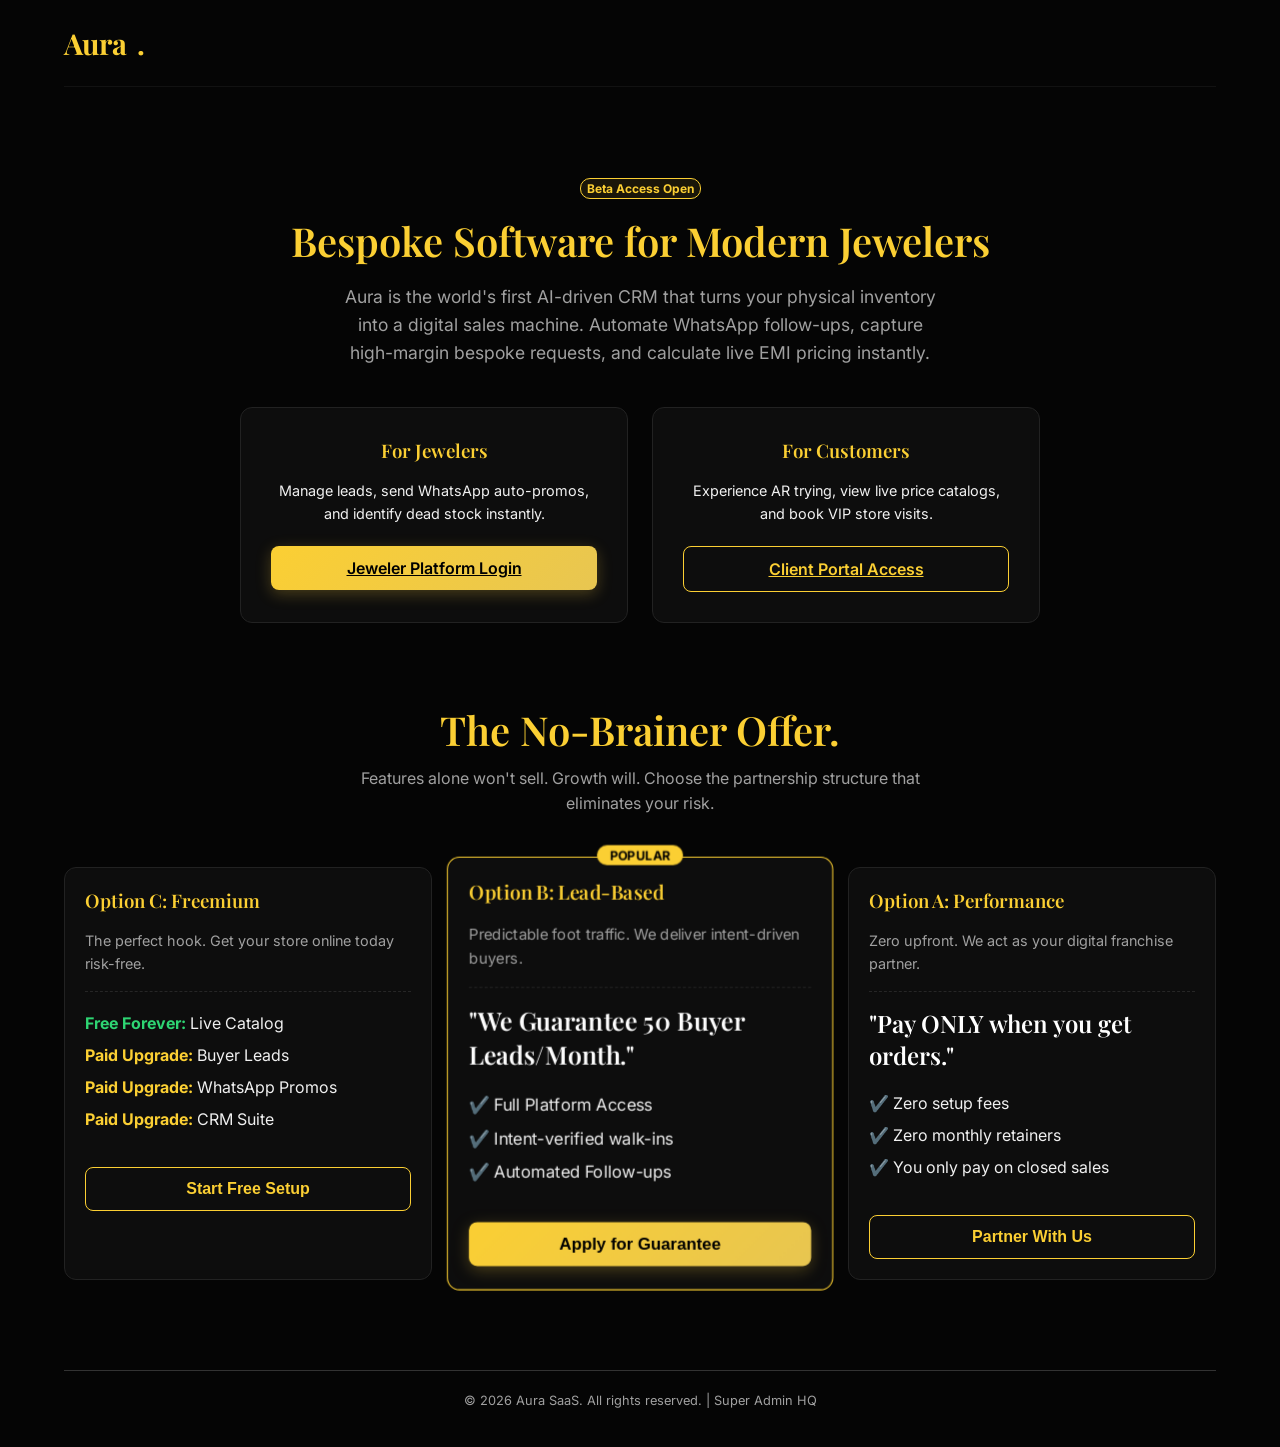
<file: leads.html>
<!DOCTYPE html>
<html lang="en">
<head>
    <meta charset="UTF-8">
    <meta name="viewport" content="width=device-width, initial-scale=1.0">
    <title>Ready Buyer Leads - Aura</title>
    <link href="https://fonts.googleapis.com/css2?family=Playfair+Display:wght@600;700&family=Inter:wght@400;600&display=swap" rel="stylesheet">
    <link rel="stylesheet" href="css/styles.css">
    <style>
        .kanban-board {
            display: flex;
            gap: 20px;
            overflow-x: auto;
            padding-bottom: 20px;
        }
        .kanban-column {
            flex: 1;
            min-width: 300px;
            background: rgba(255, 255, 255, 0.02);
            border-radius: 12px;
            padding: 16px;
            border: 1px solid var(--glass-border);
        }
        .kanban-column h3 {
            font-size: 1.2rem;
            color: var(--text-primary);
            border-bottom: 2px solid var(--accent-gold);
            padding-bottom: 10px;
            margin-bottom: 15px;
        }
        .lead-card {
            background: var(--bg-secondary);
            border: 1px solid #333;
            border-radius: 8px;
            padding: 15px;
            margin-bottom: 15px;
            cursor: grab;
            transition: 0.2s;
        }
        .lead-card:hover { border-color: var(--accent-gold); }
        .drag-over { background: rgba(212, 175, 55, 0.05); }

        .lead-actions {
            display: flex;
            gap: 10px;
            margin-top: 15px;
        }
        .action-btn {
            flex: 1;
            padding: 8px;
            border-radius: 6px;
            font-size: 0.75rem;
            font-weight: 600;
            cursor: pointer;
            text-align: center;
            text-decoration: none;
            transition: 0.2s;
        }
        .btn-call {
            background: rgba(46, 213, 115, 0.1);
            border: 1px solid var(--success);
            color: var(--success);
        }
        .btn-call:hover { background: var(--success); color: black; }
        
        .btn-whatsapp {
            background: rgba(37, 211, 102, 0.1);
            border: 1px solid #25D366;
            color: #25D366;
        }
        .btn-whatsapp:hover { background: #25D366; color: white; }

        .speed-tag {
            font-size: 0.7rem;
            color: #888;
            margin-bottom: 10px;
            display: block;
        }
        .speed-urgent { color: var(--danger); font-weight: bold; animation: blink 1s infinite; }
        @keyframes blink { 50% { opacity: 0.5; } }

        /* Call Modal */
        #callOverlay {
            display: none;
            position: fixed;
            top: 0; left: 0; width: 100%; height: 100%;
            background: rgba(0,0,0,0.9);
            z-index: 1000;
            align-items: center;
            justify-content: center;
            text-align: center;
        }
        .call-ui {
            animation: pulse-ring 2s infinite;
        }
        @keyframes pulse-ring {
            0% { box-shadow: 0 0 0 0 rgba(46, 213, 115, 0.4); }
            70% { box-shadow: 0 0 0 20px rgba(46, 213, 115, 0); }
            100% { box-shadow: 0 0 0 0 rgba(46, 213, 115, 0); }
        }
    </style>

    <link rel="manifest" href="manifest.json">
    <meta name="theme-color" content="#050505">
    <meta name="apple-mobile-web-app-capable" content="yes">
    <meta name="apple-mobile-web-app-status-bar-style" content="black-translucent">
</head>
<body>
    <div class="container animate-fadeIn">
        <header class="header">
            <a href="index.html" class="logo">Aura<span>.</span></a>
            <nav style="display: flex; gap: 20px;">
                <a href="jeweler.html" class="btn btn-secondary" style="border:none;">Dashboard</a>
                <a href="inventory.html" class="btn btn-secondary" style="border:none;">Pricing & Inventory</a>
            </nav>
        </header>

        <main>
            <section class="mb-4">
                <h2>📈 Leads & Booked Visits Pipeline</h2>
                <p style="color: var(--text-secondary);">Drag incoming leads through your sales funnel. Customers booking store visits automatically appear here with full intent data.</p>
                
                <div class="kanban-board mt-4">
                    <!-- Column 1 -->
                    <div class="kanban-column" id="col-inquiry" data-status="Inquiry">
                        <h3>📥 New Inquiries</h3>
                        <div class="leads-container" ondrop="drop(event)" ondragover="allowDrop(event)"></div>
                    </div>
                    
                    <!-- Column 2 -->
                    <div class="kanban-column" id="col-negotiation" data-status="Negotiating">
                        <h3>🤝 Negotiating</h3>
                        <div class="leads-container" ondrop="drop(event)" ondragover="allowDrop(event)"></div>
                    </div>
                    
                    <!-- Column 3 -->
                    <div class="kanban-column" id="col-booked" data-status="Booked">
                        <h3>✅ Booked Store Visit</h3>
                        <div class="leads-container" ondrop="drop(event)" ondragover="allowDrop(event)"></div>
                    </div>
                </div>
            </section>
        </main>
    </div>

    <script src="js/app.js"></script>
    <script>
        document.addEventListener('DOMContentLoaded', () => {
            const role = localStorage.getItem('auth_role');
            if(role !== 'jeweler') window.location.href = 'index.html';
            renderBoard();
        });

        const renderBoard = () => {
            const leads = getLeads();
            document.querySelectorAll('.leads-container').forEach(c => c.innerHTML = '');

            leads.forEach(l => {
                const colId = l.status === 'Inquiry' ? 'col-inquiry' : 
                              l.status === 'Negotiating' ? 'col-negotiation' : 'col-booked';
                
                const col = document.getElementById(colId).querySelector('.leads-container');
                
                col.innerHTML += `
                    <div class="lead-card" id="lead-${l.id}" draggable="true" ondragstart="drag(event)">
                        <span class="speed-tag ${l.status === 'Inquiry' ? 'speed-urgent' : ''}">
                            ⏱️ Response Time: ${l.status === 'Inquiry' ? '12s ago' : '5m ago'}
                        </span>
                        <div class="flex justify-between items-center mb-2">
                            <strong style="color: var(--accent-gold); font-size: 1.1rem;">${l.customerName}</strong>
                            <span class="badge" style="background: rgba(255,255,255,0.1)">₹${l.budget}</span>
                        </div>
                        <p style="margin:0; font-size: 0.9rem; color: var(--text-secondary);"><strong>Intent:</strong> ${l.intent}</p>
                        <p style="margin:5px 0 0 0; font-size: 0.8rem; color: #888;">📅 Date desired: ${formatDate(l.date)}</p>
                        
                        <div class="lead-actions">
                            <button class="action-btn btn-call" onclick="triggerCall('${l.customerName}')">📞 Call Now</button>
                            <button class="action-btn btn-whatsapp" onclick="triggerWhatsApp('${l.customerName}')">💬 WhatsApp</button>
                        </div>
                    </div>
                `;
            });
        };

        const triggerCall = (name) => {
            const overlay = document.getElementById('callOverlay');
            document.getElementById('calling-name').innerText = name;
            overlay.style.display = 'flex';
            
            // Auto close after 5 seconds to simulate a connection
            setTimeout(() => {
                overlay.style.display = 'none';
                alert('Connected to ' + name + '! Line is live.');
            }, 3000);
        }

        const triggerWhatsApp = (name) => {
            alert('Opening encrypted WhatsApp thread with ' + name + '...');
        }

        // Drag & Drop Handlers
        let draggedLeadId = null;

        window.allowDrop = (ev) => ev.preventDefault();
        
        window.drag = (ev) => {
            draggedLeadId = ev.target.id.split('-')[1];
            ev.dataTransfer.setData("text", ev.target.id);
        };
        
        window.drop = (ev) => {
            ev.preventDefault();
            // Find the closest kanban column
            const column = ev.target.closest('.kanban-column');
            if(column && draggedLeadId) {
                const newStatus = column.getAttribute('data-status');
                updateLeadStatus(draggedLeadId, newStatus);
                renderBoard(); // refresh
            }
        };
    </script>

    <script>
        if ('serviceWorker' in navigator) {
            window.addEventListener('load', () => {
                navigator.serviceWorker.register('sw.js').then(reg => {
                    console.log('SW registered!', reg);
                }).catch(err => console.log('SW rep failed', err));
            });
        }
    </script>

    <!-- Call Simulator Overlay -->
    <div id="callOverlay">
        <div class="call-ui">
            <div style="font-size: 4rem; margin-bottom: 20px;">🛡️</div>
            <h2 style="color: white; margin-bottom: 10px;">Instant Lead Connect</h2>
            <p style="color: var(--success); font-weight: bold; margin-bottom: 30px;">Calling <span id="calling-name"></span>...</p>
            <div style="background: rgba(255,255,255,0.1); padding: 20px; border-radius: 50%; width: 100px; height: 100px; margin: 0 auto; display: flex; align-items: center; justify-content: center; font-size: 2rem;">📞</div>
            <p style="margin-top: 30px; color: #888; font-size: 0.9rem;">Auto-Call System: Guaranteed < 30s connection</p>
            <button class="btn btn-secondary mt-4" style="border-color: var(--danger); color: var(--danger);" onclick="document.getElementById('callOverlay').style.display='none'">End Call</button>
        </div>
    </div>
</body>
</html>
</file>
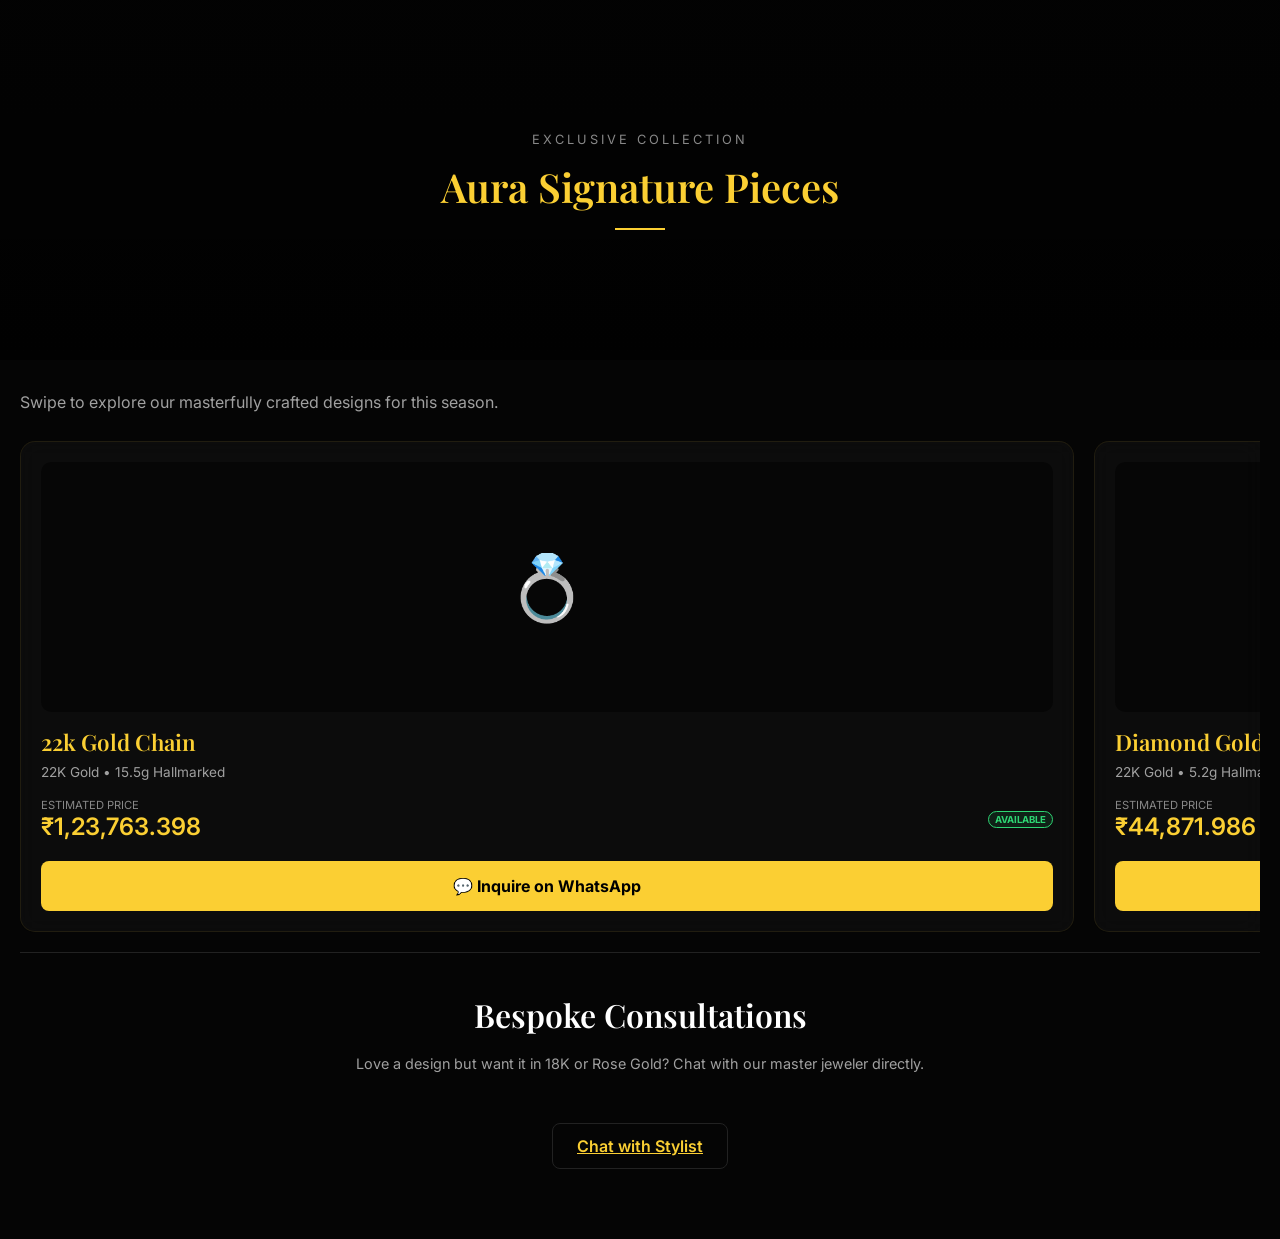
<file: lookbook.html>
<!DOCTYPE html>
<html lang="en">
<head>
    <meta charset="UTF-8">
    <meta name="viewport" content="width=device-width, initial-scale=1.0">
    <title>Curated Lookbook - Aura Luxury</title>
    <link href="https://fonts.googleapis.com/css2?family=Playfair+Display:wght@700&family=Inter:wght@300;400;600&display=swap" rel="stylesheet">
    <link rel="stylesheet" href="css/styles.css">
    <style>
        body {
            background: #050505;
            color: white;
            padding: 0;
            margin: 0;
            overflow-x: hidden;
        }
        .hero-banner {
            height: 40vh;
            background: linear-gradient(rgba(0,0,0,0.5), rgba(0,0,0,0.8)), url('https://images.unsplash.com/photo-1515562141207-7a88fb7ce338?auto=format&fit=crop&q=80&w=1000');
            background-size: cover;
            background-position: center;
            display: flex;
            flex-direction: column;
            justify-content: center;
            align-items: center;
            text-align: center;
            padding: 20px;
        }
        .hero-banner h1 {
            font-family: 'Playfair Display', serif;
            font-size: 2.5rem;
            margin: 0;
            color: var(--accent-gold);
        }
        .lookbook-container {
            padding: 30px 20px;
        }
        .product-scroller {
            display: flex;
            overflow-x: auto;
            gap: 20px;
            padding-bottom: 20px;
            scroll-snap-type: x mandatory;
            -webkit-overflow-scrolling: touch;
        }
        .product-scroller::-webkit-scrollbar { display: none; }
        
        .lb-card {
            flex: 0 0 85%;
            scroll-snap-align: center;
            background: rgba(255,255,255,0.03);
            border: 1px solid rgba(212,175,55,0.1);
            border-radius: 15px;
            padding: 20px;
            position: relative;
        }
        .lb-image {
            height: 250px;
            background: rgba(0,0,0,0.5);
            border-radius: 10px;
            margin-bottom: 15px;
            display: flex;
            align-items: center;
            justify-content: center;
            font-size: 4rem;
        }
        .price-tag {
            font-size: 1.5rem;
            color: var(--accent-gold);
            font-weight: 600;
        }
        .buy-btn {
            background: var(--accent-gold);
            color: black;
            width: 100%;
            padding: 15px;
            border-radius: 8px;
            border: none;
            font-weight: bold;
            margin-top: 20px;
            display: flex;
            align-items: center;
            justify-content: center;
            gap: 10px;
            text-decoration: none;
        }
    </style>
</head>
<body>
    <div class="hero-banner animate-fadeIn">
        <p style="text-transform: uppercase; letter-spacing: 3px; font-size: 0.8rem; margin-bottom: 10px; color: #888;">Exclusive Collection</p>
        <h1>Aura Signature Pieces</h1>
        <div style="width: 50px; height: 2px; background: var(--accent-gold); margin-top: 15px;"></div>
    </div>

    <div class="lookbook-container">
        <p style="color: var(--text-secondary); margin-bottom: 25px;">Swipe to explore our masterfully crafted designs for this season.</p>
        
        <div id="lb-list" class="product-scroller">
            <!-- Injected by JS -->
        </div>

        <div class="mt-8 text-center" style="padding: 40px 20px; border-top: 1px solid #222;">
            <h2 style="font-family: 'Playfair Display'; color: white;">Bespoke Consultations</h2>
            <p style="color: var(--text-secondary); font-size: 0.9rem;">Love a design but want it in 18K or Rose Gold? Chat with our master jeweler directly.</p>
            <a href="whatsapp://send?text=Hi, I am looking for a custom jewelry design." class="btn btn-secondary mt-4" style="display:inline-block; border-color: #222;">Chat with Stylist</a>
        </div>
    </div>

    <script src="js/app.js"></script>
    <script>
        const renderLookbook = () => {
            const inv = getInventory();
            const container = document.getElementById('lb-list');
            
            if(inv.length === 0) {
                container.innerHTML = '<p>No items in lookbook today.</p>';
                return;
            }

            inv.forEach(item => {
                const price = calculateFinalPrice(item.weightGrams, item.marginType, item.marginValue, item.karat);
                container.innerHTML += `
                    <div class="lb-card glass-panel">
                        <div class="lb-image">💍</div>
                        <h3 style="margin: 0; font-family: 'Playfair Display'; font-size: 1.4rem;">${item.title}</h3>
                        <p style="color: var(--text-secondary); font-size: 0.85rem; margin: 5px 0 15px 0;">${item.karat || 22}K Gold • ${item.weightGrams}g Hallmarked</p>
                        <div class="flex justify-between items-center">
                            <div>
                                <span style="font-size: 0.7rem; color: #888; display: block; text-transform: uppercase;">Estimated Price</span>
                                <span class="price-tag">₹${price.toLocaleString('en-IN')}</span>
                            </div>
                            <span class="badge" style="background: rgba(46, 213, 115, 0.1); color: var(--success); border: 1px solid var(--success); font-size: 0.6rem;">AVAILABLE</span>
                        </div>
                        <a href="https://wa.me/?text=Hi, I am interested in the ${item.title} from your lookbook. Price: ₹${price.toLocaleString('en-IN')}" class="buy-btn">
                            <span>💬 Inquire on WhatsApp</span>
                        </a>
                    </div>
                `;
            });
        };

        document.addEventListener('DOMContentLoaded', renderLookbook);
    </script>
</body>
</html>
</file>
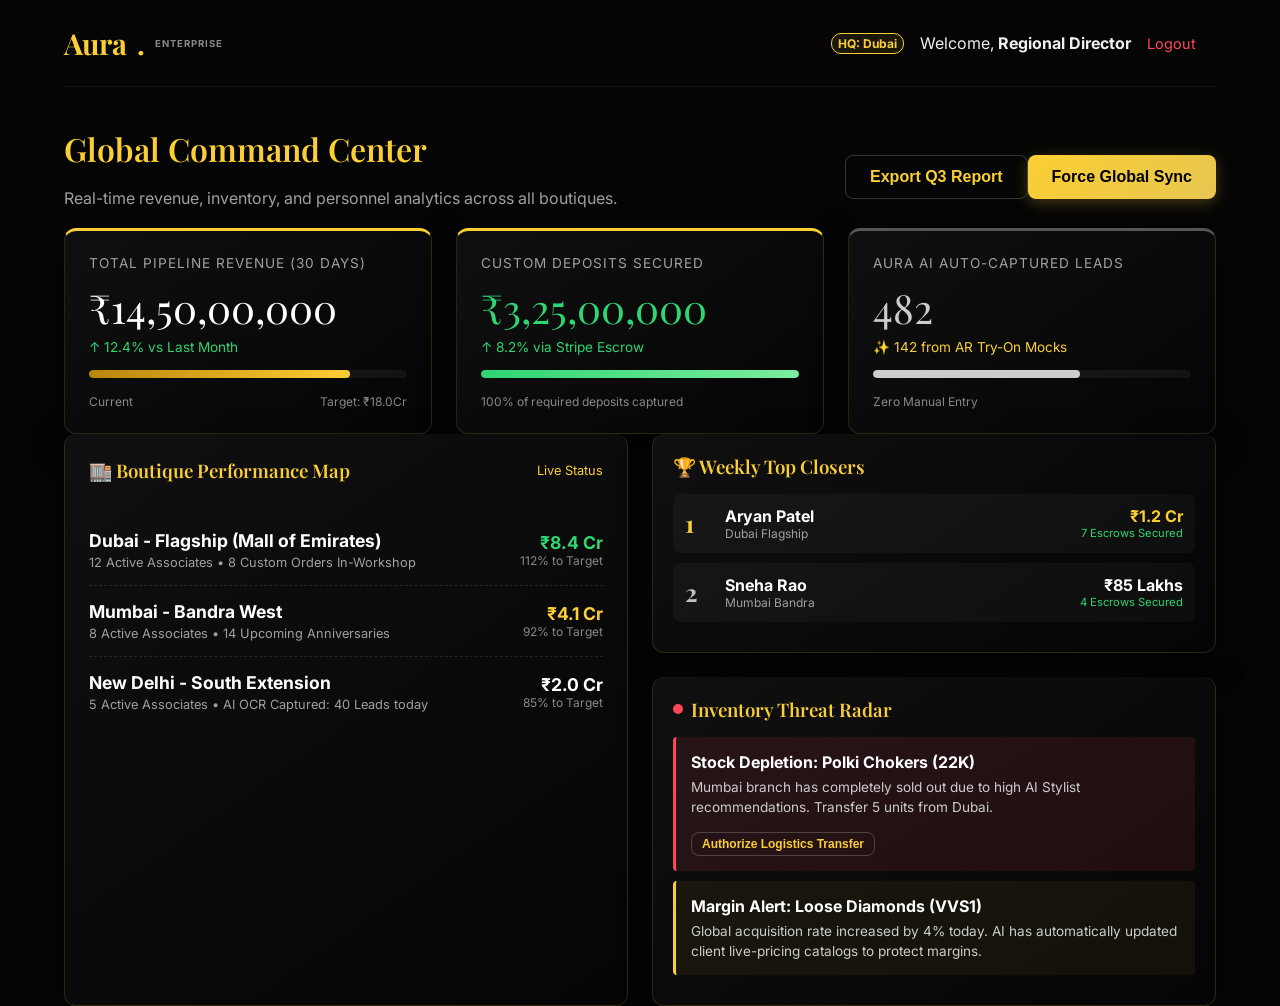
<file: manager.html>
<!DOCTYPE html>
<html lang="en">
<head>
    <meta charset="UTF-8">
    <meta name="viewport" content="width=device-width, initial-scale=1.0">
    <title>Aura Enterprise - CEO Dashboard</title>
    <link href="https://fonts.googleapis.com/css2?family=Playfair+Display:wght@600;700&family=Inter:wght@400;600&display=swap" rel="stylesheet">
    <link rel="stylesheet" href="css/styles.css">
    
    <link rel="manifest" href="manifest.json">
    <meta name="theme-color" content="#050505">
    <meta name="apple-mobile-web-app-capable" content="yes">
    <meta name="apple-mobile-web-app-status-bar-style" content="black-translucent">
    <style>
        .enterprise-card {
            background: linear-gradient(145deg, rgba(20,20,20,0.8), rgba(5,5,5,0.9));
            border: 1px solid rgba(251, 207, 51, 0.15);
            border-top: 3px solid var(--accent-gold);
            border-radius: 12px;
            padding: 24px;
            box-shadow: 0 10px 30px rgba(0,0,0,0.5);
            transition: transform 0.3s ease;
        }
        .enterprise-card:hover {
            transform: translateY(-5px);
            border-color: rgba(251, 207, 51, 0.4);
            box-shadow: 0 15px 40px rgba(251, 207, 51, 0.1);
        }
        .stat-value {
            font-family: 'Playfair Display', serif;
            font-size: 2.5rem;
            color: white;
            margin: 10px 0 5px;
        }
        .stat-label {
            font-size: 0.85rem;
            color: var(--text-secondary);
            text-transform: uppercase;
            letter-spacing: 1px;
        }
        .trend-up {
            color: var(--success);
            font-size: 0.85rem;
            display: flex;
            align-items: center;
            gap: 4px;
        }
        .trend-down {
            color: var(--danger);
            font-size: 0.85rem;
            display: flex;
            align-items: center;
            gap: 4px;
        }
        
        /* Progress Bars */
        .target-bar-bg {
            background: rgba(255,255,255,0.05);
            height: 8px;
            border-radius: 4px;
            overflow: hidden;
            margin-top: 15px;
        }
        .target-bar-fill {
            background: linear-gradient(90deg, #b8860b, var(--accent-gold));
            height: 100%;
            border-radius: 4px;
            position: relative;
        }
        .target-bar-fill::after {
            content: '';
            position: absolute;
            top: 0; left: 0; bottom: 0; right: 0;
            background: linear-gradient(90deg, transparent, rgba(255,255,255,0.4), transparent);
            transform: translateX(-100%);
            animation: shimmer 2s infinite;
        }
        @keyframes shimmer { 100% { transform: translateX(100%); } }

        /* Store List */
        .store-row {
            display: flex;
            justify-content: space-between;
            align-items: center;
            padding: 15px 0;
            border-bottom: 1px dashed rgba(255,255,255,0.1);
        }
        .store-row:last-child { border-bottom: none; }
        
        /* Leaderboard */
        .leader {
            display: flex;
            align-items: center;
            background: rgba(255,255,255,0.03);
            border-radius: 8px;
            padding: 12px;
            margin-bottom: 10px;
        }
        .leader-rank {
            font-family: 'Playfair Display';
            font-size: 1.5rem;
            color: var(--accent-gold);
            width: 40px;
            font-weight: bold;
        }
        
        /* Threat Radar */
        .threat-alert {
            background: rgba(255, 71, 87, 0.1);
            border-left: 3px solid var(--danger);
            padding: 15px;
            border-radius: 4px;
            margin-bottom: 10px;
        }
        
    </style>
</head>
<body>
    <div class="container animate-fadeIn">
        <header class="header" style="display:flex; justify-content: space-between; align-items: center; padding-right: 20px;">
            <a href="index.html" class="logo font-playfair" translate="no"><span class="notranslate">Aura</span><span>.</span> <sup style="font-size: 0.6rem; color: #888; font-family: 'Inter'; letter-spacing: 1px;">ENTERPRISE</sup></a>
            <div id="google_translate_element" style="margin-left: auto; margin-right: 20px;"></div>
            <div class="flex items-center gap-4">
                <span class="badge" style="background: rgba(212,175,55,0.1); color: var(--accent-gold); border: 1px solid var(--accent-gold);">HQ: Dubai</span>
                <span>Welcome, <strong id="user-display-name">Regional Director</strong></span>
                <a href="index.html" style="color: var(--danger); text-decoration: none; font-size: 0.9rem;">Logout</a>
            </div>
        </header>

        <main>
            <div class="flex justify-between items-center mb-6">
                <div>
                    <h2>Global Command Center</h2>
                    <p style="color: var(--text-secondary);">Real-time revenue, inventory, and personnel analytics across all boutiques.</p>
                </div>
                <div class="flex gap-2">
                    <button class="btn btn-secondary" style="border: 1px solid #333;">Export Q3 Report</button>
                    <button class="btn btn-primary" onclick="alert('Syncing live data from 3 showrooms...')">Force Global Sync</button>
                </div>
            </div>

            <!-- Top Line Metrics -->
            <div class="grid-3 mb-6">
                <div class="enterprise-card">
                    <div class="stat-label">Total Pipeline Revenue (30 Days)</div>
                    <div class="stat-value">₹14,50,00,000</div>
                    <div class="trend-up">↑ 12.4% vs Last Month</div>
                    <div class="target-bar-bg">
                        <div class="target-bar-fill" style="width: 82%;"></div>
                    </div>
                    <div class="flex justify-between mt-2" style="font-size: 0.75rem; color: #888;">
                        <span>Current</span>
                        <span>Target: ₹18.0Cr</span>
                    </div>
                </div>
                
                <div class="enterprise-card">
                    <div class="stat-label">Custom Deposits Secured</div>
                    <div class="stat-value text-gold" style="color: var(--success);">₹3,25,00,000</div>
                    <div class="trend-up">↑ 8.2% via Stripe Escrow</div>
                    <div class="target-bar-bg">
                        <div class="target-bar-fill" style="background: linear-gradient(90deg, #2ed573, #7bed9f); width: 100%;"></div>
                    </div>
                    <div class="flex justify-between mt-2" style="font-size: 0.75rem; color: #888;">
                        <span>100% of required deposits captured</span>
                    </div>
                </div>

                <div class="enterprise-card rounded-border" style="border-top-color: #555;">
                    <div class="stat-label notranslate">Aura AI Auto-Captured Leads</div>
                    <div class="stat-value" style="color: #ccc;">482</div>
                    <div class="trend-up" style="color: var(--accent-gold);">✨ 142 from AR Try-On Mocks</div>
                    <div class="target-bar-bg">
                        <div class="target-bar-fill" style="background: #ccc; width: 65%;"></div>
                    </div>
                    <div class="flex justify-between mt-2" style="font-size: 0.75rem; color: #888;">
                        <span>Zero Manual Entry</span>
                    </div>
                </div>
            </div>

            <div class="grid-2">
                <!-- Multi-Store Heatmap -->
                <section class="enterprise-card glass-panel" style="border-top: none;">
                    <div class="flex justify-between items-center mb-4">
                        <h3 style="margin:0;">🏬 Boutique Performance Map</h3>
                        <span style="font-size: 0.8rem; color: var(--accent-gold);">Live Status</span>
                    </div>
                    
                    <div class="store-row">
                        <div>
                            <strong style="color: white; font-size: 1.1rem;">Dubai - Flagship (Mall of Emirates)</strong>
                            <div style="font-size: 0.8rem; color: var(--text-secondary); margin-top: 4px;">12 Active Associates • 8 Custom Orders In-Workshop</div>
                        </div>
                        <div style="text-align: right;">
                            <div style="color: var(--success); font-weight: bold; font-size: 1.1rem;">₹8.4 Cr</div>
                            <div style="font-size: 0.75rem; color: #888;">112% to Target</div>
                        </div>
                    </div>
                    
                    <div class="store-row">
                        <div>
                            <strong style="color: white; font-size: 1.1rem;">Mumbai - Bandra West</strong>
                            <div style="font-size: 0.8rem; color: var(--text-secondary); margin-top: 4px;">8 Active Associates • 14 Upcoming Anniversaries</div>
                        </div>
                        <div style="text-align: right;">
                            <div style="color: var(--accent-gold); font-weight: bold; font-size: 1.1rem;">₹4.1 Cr</div>
                            <div style="font-size: 0.75rem; color: #888;">92% to Target</div>
                        </div>
                    </div>

                    <div class="store-row">
                        <div>
                            <strong style="color: white; font-size: 1.1rem;">New Delhi - South Extension</strong>
                            <div style="font-size: 0.8rem; color: var(--text-secondary); margin-top: 4px;">5 Active Associates • AI OCR Captured: 40 Leads today</div>
                        </div>
                        <div style="text-align: right;">
                            <div style="color: white; font-weight: bold; font-size: 1.1rem;">₹2.0 Cr</div>
                            <div style="font-size: 0.75rem; color: #888;">85% to Target</div>
                        </div>
                    </div>
                </section>

                <div style="display: flex; flex-direction: column; gap: 24px;">
                    <!-- Sales Leaderboard -->
                    <section class="enterprise-card glass-panel" style="border-top: none; padding: 20px;">
                        <h3 style="margin: 0 0 15px;">🏆 Weekly Top Closers</h3>
                        
                        <div class="leader">
                            <div class="leader-rank">1</div>
                            <div style="flex:1;">
                                <strong style="color: white;">Aryan Patel</strong>
                                <div style="font-size: 0.75rem; color: var(--text-secondary);">Dubai Flagship</div>
                            </div>
                            <div style="text-align: right;">
                                <div style="color: var(--accent-gold); font-weight: bold;">₹1.2 Cr</div>
                                <div style="font-size: 0.7rem; color: var(--success);">7 Escrows Secured</div>
                            </div>
                        </div>
                        
                        <div class="leader">
                            <div class="leader-rank" style="color: #C0C0C0;">2</div>
                            <div style="flex:1;">
                                <strong style="color: white;">Sneha Rao</strong>
                                <div style="font-size: 0.75rem; color: var(--text-secondary);">Mumbai Bandra</div>
                            </div>
                            <div style="text-align: right;">
                                <div style="color: white; font-weight: bold;">₹85 Lakhs</div>
                                <div style="font-size: 0.7rem; color: var(--success);">4 Escrows Secured</div>
                            </div>
                        </div>
                    </section>
                    
                    <!-- Global Inventory Threat Radar -->
                    <section class="enterprise-card glass-panel" style="border-top: none; padding: 20px;">
                        <h3 style="margin: 0 0 15px; display: flex; align-items: center; gap: 8px;">
                            <span style="display:inline-block; width:10px; height:10px; background:var(--danger); border-radius:50%; animation: pulse-danger 1.5s infinite;"></span>
                            Inventory Threat Radar
                        </h3>
                        <style>@keyframes pulse-danger { 0% {box-shadow: 0 0 0 0 rgba(255,71,87,0.7);} 70%{box-shadow: 0 0 0 10px rgba(255,71,87,0);} 100%{box-shadow:0 0 0 0 rgba(255,71,87,0);}}</style>
                        
                        <div class="threat-alert">
                            <strong style="color: white; display: block; margin-bottom: 4px;">Stock Depletion: Polki Chokers (22K)</strong>
                            <span style="font-size: 0.85rem; color: #ccc;">Mumbai branch has completely sold out due to high AI Stylist recommendations. Transfer 5 units from Dubai.</span>
                            <button class="btn btn-secondary mt-2" style="padding: 4px 10px; font-size: 0.75rem; border-color: rgba(255,255,255,0.2);">Authorize Logistics Transfer</button>
                        </div>
                        
                        <div class="threat-alert" style="background: rgba(251, 207, 51, 0.05); border-color: var(--accent-gold);">
                            <strong style="color: white; display: block; margin-bottom: 4px;">Margin Alert: Loose Diamonds (VVS1)</strong>
                            <span style="font-size: 0.85rem; color: #ccc;">Global acquisition rate increased by 4% today. AI has automatically updated client live-pricing catalogs to protect margins.</span>
                        </div>
                    </section>
                </div>
            </div>
        </main>
    </div>
    <script type="text/javascript">
        function googleTranslateElementInit() {
          new google.translate.TranslateElement({pageLanguage: 'en', includedLanguages: 'en,hi,mr,gu,ta,te', layout: google.translate.TranslateElement.InlineLayout.SIMPLE, autoDisplay: false}, 'google_translate_element');
        }
    </script>
    <script type="text/javascript" src="https://translate.google.com/translate_a/element.js?cb=googleTranslateElementInit"></script>
</body>
</html>
</file>
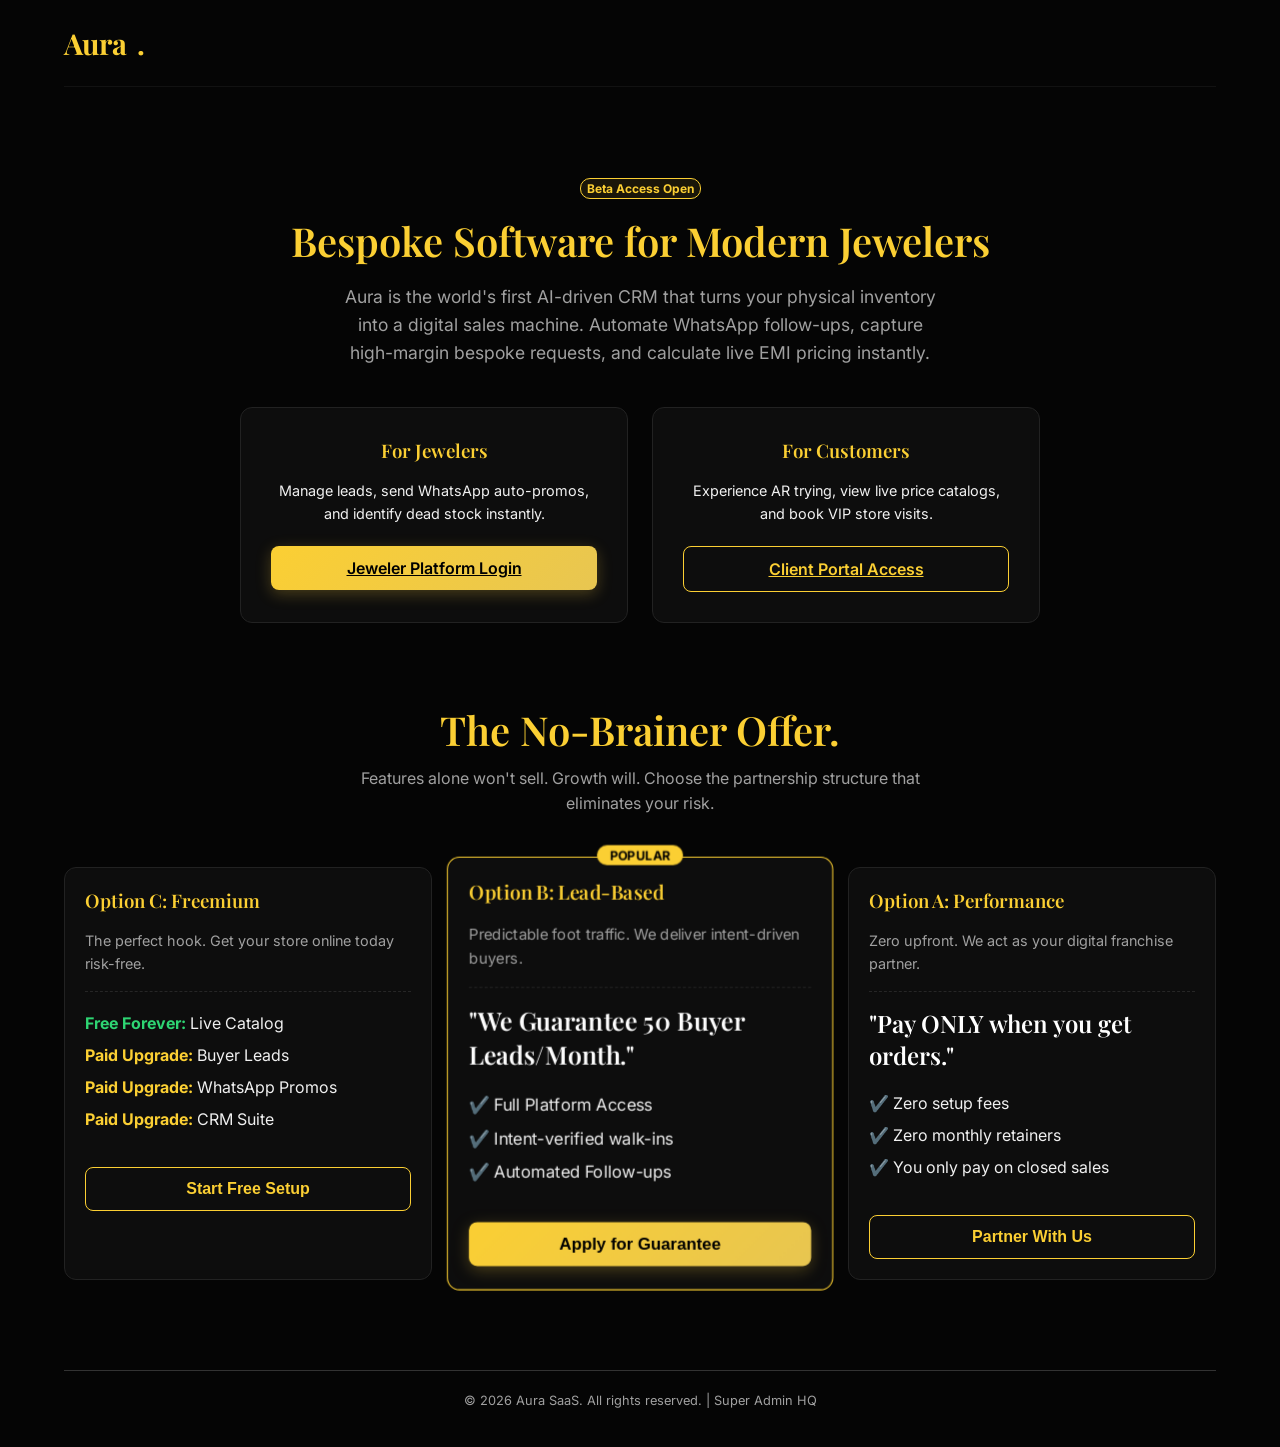
<file: whatsapp-crm.html>
<!DOCTYPE html>
<html lang="en">
<head>
    <meta charset="UTF-8">
    <meta name="viewport" content="width=device-width, initial-scale=1.0">
    <title>WhatsApp Auto-Selling CRM - Aura</title>
    <link href="https://fonts.googleapis.com/css2?family=Playfair+Display:wght@600;700&family=Inter:wght@400;600&display=swap" rel="stylesheet">
    <link rel="stylesheet" href="css/styles.css">
    <style>
        .chat-container {
            display: flex;
            height: 600px;
            border: 1px solid #333;
            border-radius: 12px;
            overflow: hidden;
            background: rgba(0, 0, 0, 0.3);
        }
        .chat-sidebar {
            width: 300px;
            background: rgba(255, 255, 255, 0.05);
            border-right: 1px solid #333;
            overflow-y: auto;
        }
        .chat-list-item {
            padding: 15px;
            border-bottom: 1px solid #222;
            cursor: pointer;
            transition: 0.2s;
        }
        .chat-list-item:hover, .chat-list-item.active {
            background: rgba(212, 175, 55, 0.1);
            border-left: 3px solid var(--accent-gold);
        }
        .chat-main {
            flex: 1;
            display: flex;
            flex-direction: column;
            background: #0a0a0a;
        }
        .chat-header {
            padding: 15px;
            background: rgba(255, 255, 255, 0.05);
            border-bottom: 1px solid #333;
        }
        .chat-messages {
            flex: 1;
            padding: 20px;
            overflow-y: auto;
            display: flex;
            flex-direction: column;
            gap: 15px;
        }
        .bubble {
            max-width: 70%;
            padding: 10px 15px;
            border-radius: 12px;
            font-size: 0.95rem;
            position: relative;
        }
        .bubble-customer {
            background: #222;
            align-self: flex-start;
            border-bottom-left-radius: 2px;
        }
        .bubble-bot {
            background: rgba(46, 213, 115, 0.2);
            border: 1px solid var(--success);
            color: #e0e0e0;
            align-self: flex-end;
            border-bottom-right-radius: 2px;
        }
        .bubble-jeweler {
            background: rgba(212, 175, 55, 0.2);
            border: 1px solid var(--accent-gold);
            color: #fff;
            align-self: flex-end;
            border-bottom-right-radius: 2px;
        }
        .chat-input-area {
            padding: 15px;
            background: rgba(255, 255, 255, 0.05);
            border-top: 1px solid #333;
        }
    </style>

    <link rel="manifest" href="manifest.json">
    <meta name="theme-color" content="#050505">
    <meta name="apple-mobile-web-app-capable" content="yes">
    <meta name="apple-mobile-web-app-status-bar-style" content="black-translucent">
</head>
<body>
    <div class="container animate-fadeIn">
        <header class="header" style="margin-bottom: 20px;">
            <a href="index.html" class="logo">Aura<span>.</span></a>
            <nav style="display: flex; gap: 20px;">
                <a href="jeweler.html" class="btn btn-secondary" style="border:none;">Dashboard</a>
                <a href="leads.html" class="btn btn-secondary" style="border:none;">Leads Pipeline</a>
            </nav>
        </header>

        <main>
            <div class="flex justify-between items-center mb-2">
                <h2>WhatsApp Auto-Selling System</h2>
                <span class="badge" style="background: var(--success); padding: 5px 10px;">🟢 AI Sales Bot Active</span>
            </div>
            <p style="color: var(--text-secondary); margin-bottom: 24px;">Your AI agent automatically sends catalogs, answers FAQs, and books visits via WhatsApp. Intervene manually anytime.</p>
            
            <div class="chat-container">
                <!-- Sidebar -->
                <div class="chat-sidebar">
                    <div class="chat-list-item active">
                        <div class="flex justify-between items-center">
                            <strong style="color: white;">Simran Kaur</strong>
                            <span style="font-size: 0.75rem; color: var(--success);">Online</span>
                        </div>
                        <p style="margin: 5px 0 0 0; font-size: 0.8rem; color: var(--text-secondary);">Sent Live Catalog</p>
                    </div>
                    <div class="chat-list-item">
                        <div class="flex justify-between items-center">
                            <strong style="color: white;">Rahul Desai</strong>
                            <span style="font-size: 0.75rem; color: #888;">2hr ago</span>
                        </div>
                        <p style="margin: 5px 0 0 0; font-size: 0.8rem; color: var(--text-secondary);">AI Booked Store Visit ✓</p>
                    </div>
                    <div class="chat-list-item">
                        <div class="flex justify-between items-center">
                            <strong style="color: white;">Aditi Sharma</strong>
                            <span style="font-size: 0.75rem; color: #888;">1d ago</span>
                        </div>
                        <p style="margin: 5px 0 0 0; font-size: 0.8rem; color: var(--text-secondary);">Pending review details.</p>
                    </div>
                </div>

                <!-- Main Chat -->
                <div class="chat-main">
                    <div class="chat-header">
                        <h3 style="margin:0; font-size: 1.1rem; color: white;">Chat: Simran Kaur</h3>
                        <p style="margin:0; font-size: 0.85rem; color: var(--accent-gold);">Lead Value: ₹3,50,000</p>
                    </div>
                    
                    <div class="chat-messages" id="msgs">
                        <div class="bubble bubble-customer">
                            Hi, I saw your Instagram post about the new bridal collection. Do you have options under 4 Lakhs?
                            <span style="display:block; text-align:right; font-size:0.7rem; color:#888; margin-top:5px;">10:02 AM</span>
                        </div>
                        
                        <div class="bubble bubble-bot">
                            <strong style="display:block; color:var(--success); font-size:0.75rem; margin-bottom:4px;">⚡ Auto-Replied by Aura AI</strong>
                            Hello Simran! Yes, we have exactly 14 beautiful bridal sets in the ₹2.5L to ₹4L range. 
                            <br><br>Here is a stunning 22k Gold Kundan set with today's live rate (₹6,500/g). Should I send the full catalog link or book a VIP store visit for you to try it on?
                            <img src="https://images.unsplash.com/photo-1599643478514-4a884f1807d9?w=300" style="width:100%; border-radius:8px; margin-top:10px;">
                            <span style="display:block; text-align:right; font-size:0.7rem; color:#888; margin-top:5px;">10:02 AM</span>
                        </div>
                        
                        <div class="bubble bubble-customer">
                            Wow, that looks perfect! Can I book a visit for tomorrow evening?
                            <span style="display:block; text-align:right; font-size:0.7rem; color:#888; margin-top:5px;">10:15 AM</span>
                        </div>

                        <div class="bubble bubble-bot">
                            <strong style="display:block; color:var(--success); font-size:0.75rem; margin-bottom:4px;">⚡ Auto-Replied by Aura AI</strong>
                            Absolutely! I have penciled in a VIP Store Visit for you tomorrow at 5:00 PM. We will have the requested sets ready for you! ✨
                            <span style="display:block; text-align:right; font-size:0.7rem; color:#888; margin-top:5px;">10:15 AM</span>
                        </div>
                    </div>

                    <div class="chat-input-area">
                        <div class="flex gap-4">
                            <input type="text" id="manualText" style="flex:1; padding: 10px; border-radius: 8px; border: 1px solid #333; background: #111; color: white;" placeholder="Type here to override AI and reply manually...">
                            <button class="btn btn-primary" onclick="sendManualMessage()">Send</button>
                        </div>
                        <div class="flex gap-4 mt-2">
                            <button class="btn btn-secondary" style="font-size:0.8rem; padding: 5px 10px;" onclick="quickSend('I will personally assist you tomorrow!')">Quick: "Personal Assistance"</button>
                            <button class="btn btn-secondary" style="font-size:0.8rem; padding: 5px 10px;" onclick="quickSend('Here is our live navigation link.')">Quick: "Send Location Map"</button>
                        </div>
                    </div>
                </div>
            </div>
        </main>
    </div>

    <script src="js/app.js"></script>
    <script>
        document.addEventListener('DOMContentLoaded', () => {
            const role = localStorage.getItem('auth_role');
            if(role !== 'jeweler') window.location.href = 'index.html';
        });

        const msgs = document.getElementById('msgs');

        const appendMsg = (text) => {
            const time = new Date().toLocaleTimeString([], {hour: '2-digit', minute:'2-digit'});
            msgs.innerHTML += `
                <div class="bubble bubble-jeweler animate-fadeIn">
                    <strong style="display:block; color:var(--accent-gold); font-size:0.75rem; margin-bottom:4px;">👤 Sent by You (Overrode AI)</strong>
                    ${text}
                    <span style="display:block; text-align:right; font-size:0.7rem; color:#ccc; margin-top:5px;">${time}</span>
                </div>
            `;
            msgs.scrollTop = msgs.scrollHeight;
        }

        window.sendManualMessage = () => {
            const input = document.getElementById('manualText');
            if(input.value.trim() !== '') {
                appendMsg(input.value);
                input.value = '';
            }
        };

        window.quickSend = (text) => {
            appendMsg(text);
        };
    </script>

    <script>
        if ('serviceWorker' in navigator) {
            window.addEventListener('load', () => {
                navigator.serviceWorker.register('sw.js').then(reg => {
                    console.log('SW registered!', reg);
                }).catch(err => console.log('SW rep failed', err));
            });
        }
    </script>
</body>
</html>
</file>
<file: css/styles.css>
:root {
  --bg-primary: #050505;
  --bg-secondary: #0d0d0d;
  --accent-gold: #fbcf33; /* Brighter, higher contrast Gold */
  --accent-gold-hover: #f1c40f;
  --text-primary: #f0f0f0;
  --text-secondary: #a0a0a0;
  --glass-bg: rgba(255, 255, 255, 0.05);
  --glass-border: rgba(212, 175, 55, 0.2);
  --danger: #ff4757;
  --success: #2ed573;
}

* {
  margin: 0;
  padding: 0;
  box-sizing: border-box;
}

body {
  font-family: 'Inter', -apple-system, BlinkMacSystemFont, sans-serif;
  background-color: var(--bg-primary);
  color: var(--text-primary);
  min-height: 100vh;
  display: flex;
  flex-direction: column;
}

/* Glassmorphism Classes */
.glass-panel {
  background: var(--glass-bg);
  backdrop-filter: blur(10px);
  -webkit-backdrop-filter: blur(10px);
  border: 1px solid var(--glass-border);
  border-radius: 12px;
  padding: 24px;
}

/* Typography */
h1, h2, h3, h4 {
  font-family: 'Playfair Display', serif; /* Use a classy serif for headings */
  color: var(--accent-gold);
  margin-bottom: 16px;
  font-weight: 600;
}

h1 { font-size: 2.5rem; }
h2 { font-size: 2rem; }
p { line-height: 1.6; margin-bottom: 16px; }

/* Buttons */
.btn {
  display: inline-block;
  padding: 12px 24px;
  border-radius: 8px;
  font-weight: 600;
  cursor: pointer;
  transition: all 0.3s ease;
  border: none;
  font-size: 1rem;
}

.btn-primary {
  background: linear-gradient(135deg, var(--accent-gold), #e8c651);
  color: #000;
  box-shadow: 0 4px 15px rgba(212, 175, 55, 0.3);
}

.btn-primary:hover {
  transform: translateY(-2px);
  box-shadow: 0 6px 20px rgba(212, 175, 55, 0.5);
}

.btn-secondary {
  background: transparent;
  color: var(--accent-gold);
  border: 1px solid var(--accent-gold);
}

.btn-secondary:hover {
  background: var(--glass-bg);
}

/* Form Elements */
.input-group {
  margin-bottom: 20px;
}

.input-group label {
  display: block;
  margin-bottom: 8px;
  color: var(--text-secondary);
  font-size: 0.9rem;
}

.input-group input, .input-group select, .input-group textarea {
  width: 100%;
  padding: 12px;
  border-radius: 8px;
  background: rgba(0, 0, 0, 0.5);
  border: 1px solid #333;
  color: var(--text-primary);
  font-family: inherit;
  transition: all 0.3s ease;
}

.input-group input:focus, .input-group select:focus, .input-group textarea:focus {
  outline: none;
  border-color: var(--accent-gold);
  box-shadow: 0 0 0 2px rgba(212, 175, 55, 0.2);
}

/* Layout */
.container {
  max-width: 1200px;
  margin: 0 auto;
  padding: 0 24px;
  width: 100%;
}

.header {
  padding: 24px 0;
  border-bottom: 1px solid rgba(255, 255, 255, 0.05);
  margin-bottom: 40px;
  display: flex;
  justify-content: space-between;
  align-items: center;
}

.logo {
  font-family: 'Playfair Display', serif;
  font-size: 1.8rem;
  font-weight: 700;
  color: var(--text-primary);
  text-decoration: none;
  display: flex;
  align-items: center;
  gap: 10px;
}

.logo span {
  color: var(--accent-gold);
}

/* Grids */
.grid-2 { display: grid; grid-template-columns: repeat(auto-fit, minmax(300px, 1fr)); gap: 24px; }
.grid-3 { display: grid; grid-template-columns: repeat(auto-fit, minmax(250px, 1fr)); gap: 24px; }

/* Cards */
.card {
  padding: 20px;
  border-radius: 12px;
  background: var(--bg-secondary);
  border: 1px solid #222;
  transition: transform 0.3s ease;
}
.card:hover {
  transform: translateY(-5px);
  border-color: var(--glass-border);
}

/* Utils */
.text-center { text-align: center; }
.mt-2 { margin-top: 16px; }
.mt-4 { margin-top: 32px; }
.mb-2 { margin-bottom: 16px; }
.mb-4 { margin-bottom: 32px; }
.flex { display: flex; }
.justify-between { justify-content: space-between; }
.items-center { align-items: center; }
.gap-4 { gap: 16px; }

/* Animations */
@keyframes fadeIn {
  from { opacity: 0; transform: translateY(10px); }
  to { opacity: 1; transform: translateY(0); }
}
.animate-fadeIn {
  animation: fadeIn 0.5s ease backwards;
}

/* Notifications Badge */
.badge {
  background: var(--danger);
  color: white;
  padding: 2px 6px;
  border-radius: 10px;
  font-size: 0.75rem;
  font-weight: bold;
}

/* Mobile Responsiveness for all iPhones & Androids */
@media screen and (max-width: 768px) {
  .header {
    flex-direction: column;
    gap: 15px;
    align-items: flex-start;
  }
  .header nav {
    flex-wrap: wrap;
    gap: 10px;
  }
  .header nav a.btn {
    font-size: 0.8rem;
    padding: 8px 12px;
  }
  .grid-2, .grid-3 {
    grid-template-columns: 1fr;
  }
  
  /* WhatsApp CRM Mobile Overrides */
  .chat-container {
    flex-direction: column;
    height: auto;
    min-height: 80vh;
  }
  .chat-sidebar {
    width: 100%;
    border-right: none;
    border-bottom: 1px solid #333;
    max-height: 200px;
  }
  .chat-main {
    flex: 1;
    min-height: 400px;
  }
}
/* Google Translate Luxury Styling Overrides */
#google_translate_element {
  display: inline-block;
}

.goog-te-gadget-simple {
  background-color: var(--bg-secondary) !important;
  border: 1px solid var(--accent-gold) !important;
  padding: 6px 12px !important;
  border-radius: 8px !important;
  font-family: 'Inter', sans-serif !important;
  cursor: pointer !important;
  transition: all 0.3s ease !important;
}

.goog-te-gadget-simple:hover {
  background-color: rgba(251, 207, 51, 0.1) !important;
  box-shadow: 0 0 10px rgba(251, 207, 51, 0.2);
}

.goog-te-gadget-simple img {
  display: none !important; /* Hide Google Icon */
}

.goog-te-menu-value span {
  color: var(--accent-gold) !important;
  font-weight: 600 !important;
  font-size: 0.85rem !important;
  text-transform: uppercase !important;
  letter-spacing: 0.5px !important;
}

.goog-te-menu-value span:first-child {
  margin-right: 5px !important;
}

.goog-te-menu-value span:nth-child(3) {
  display: none !important; /* Hide arrow */
}

.goog-te-menu-value:after {
  content: ' ▼';
  font-size: 0.7rem;
  color: var(--accent-gold);
}

/* Hide Google Translate top bar */
.goog-te-banner-frame.skiptranslate, .goog-te-gadget-icon {
  display: none !important;
}

body {
  top: 0px !important;
}

.skiptranslate iframe {
  display: none !important;
}
</file>
